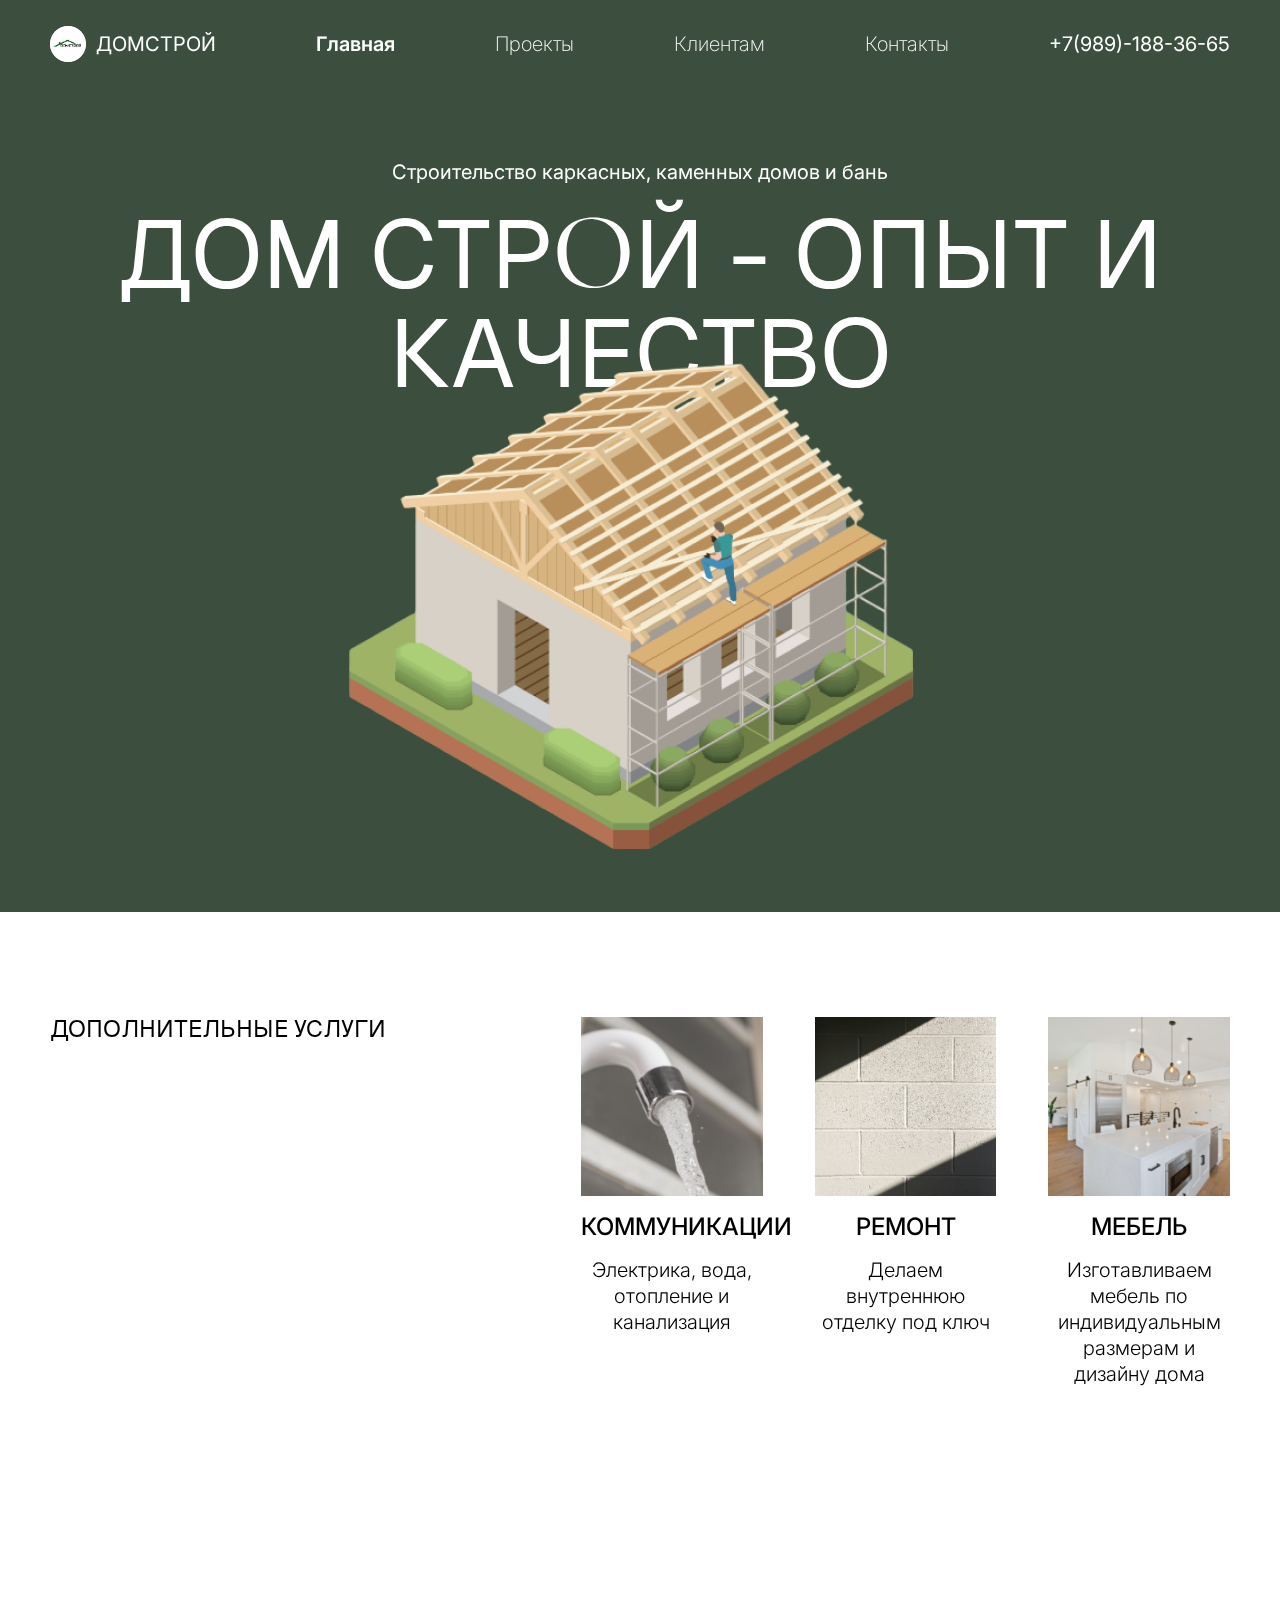
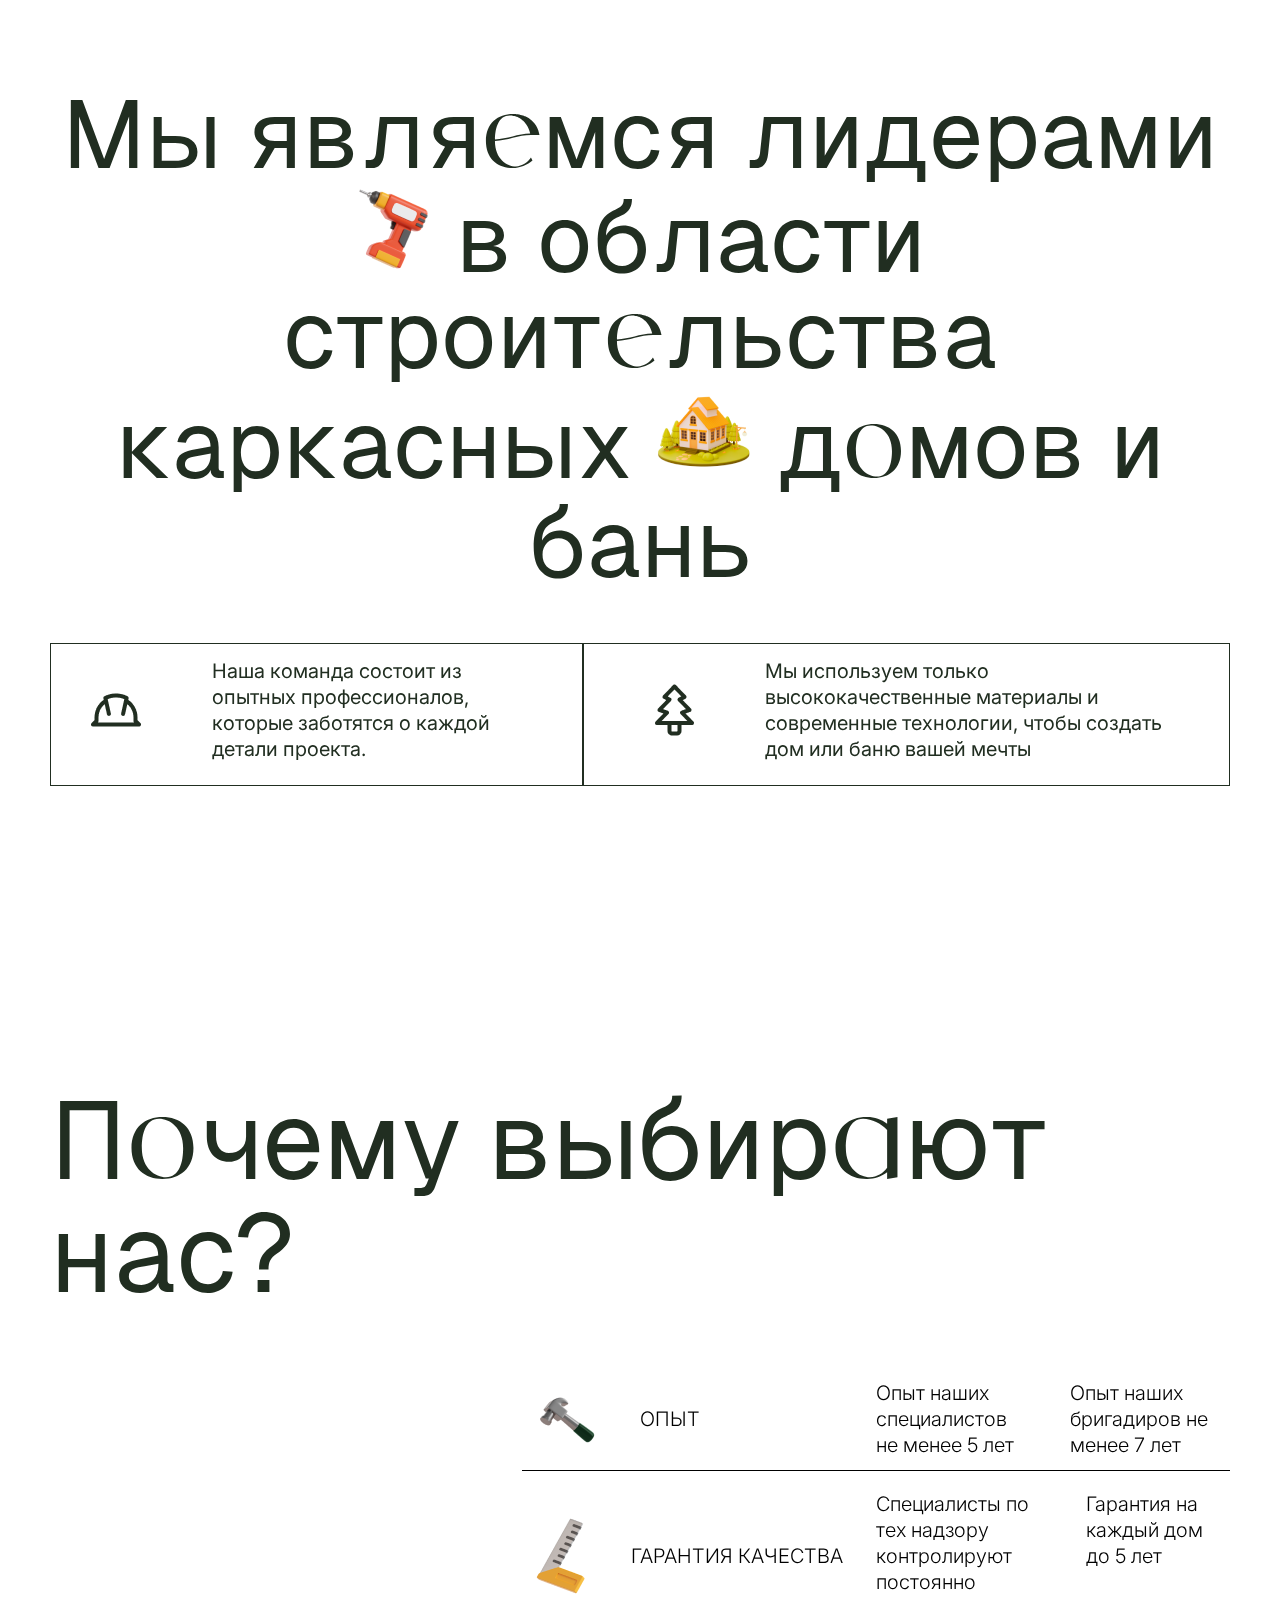
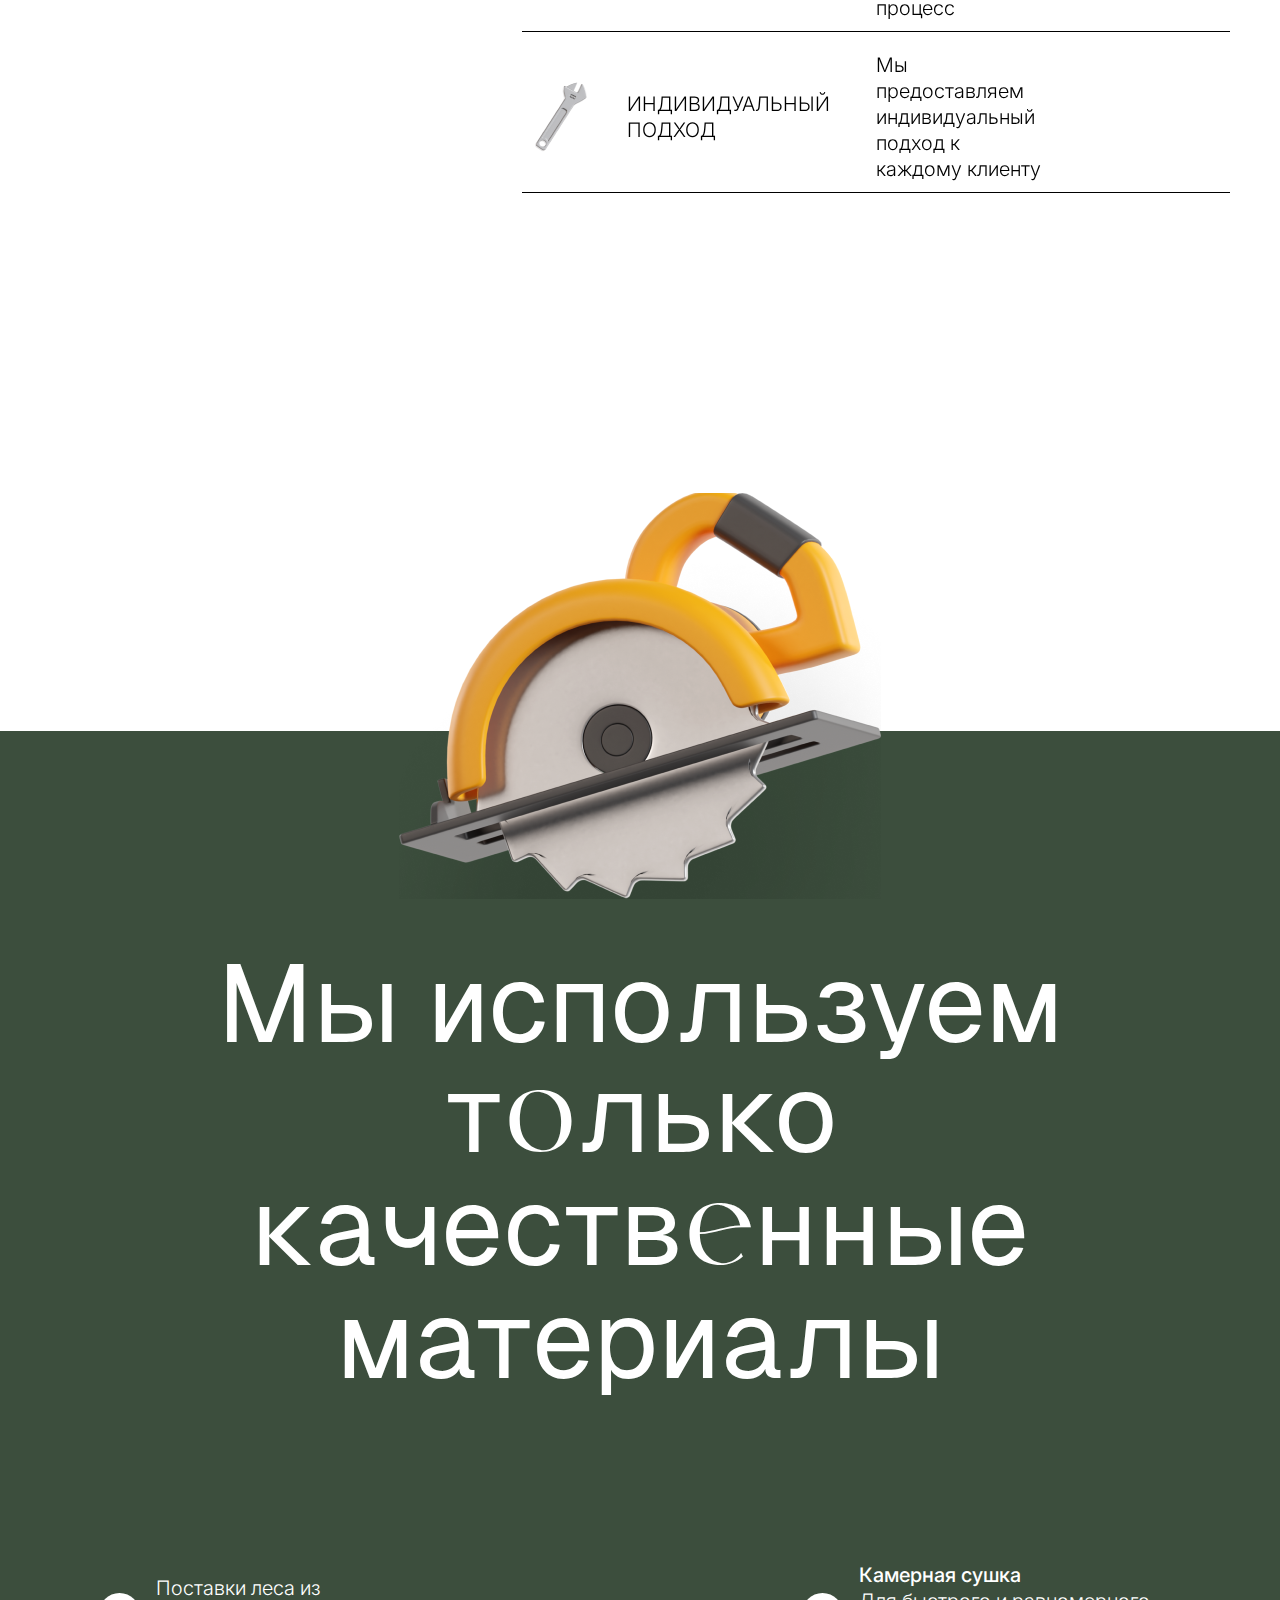
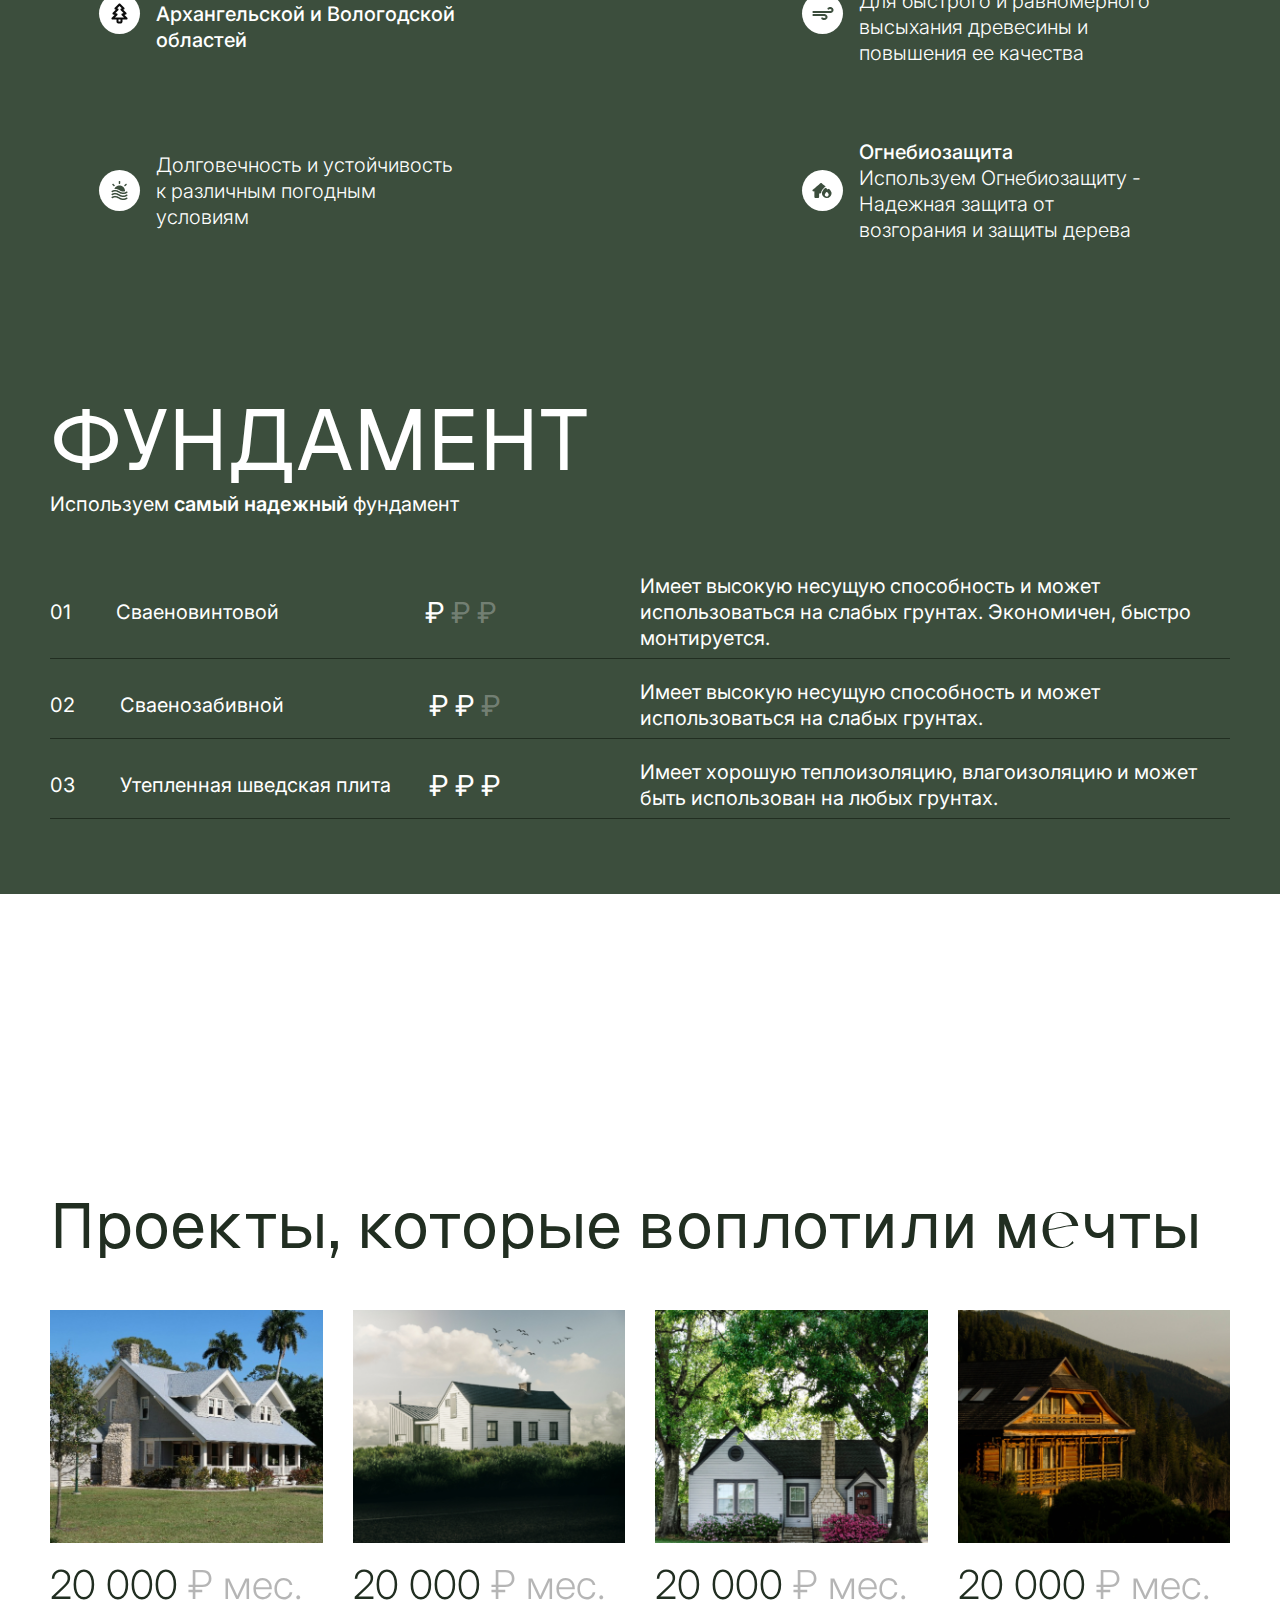
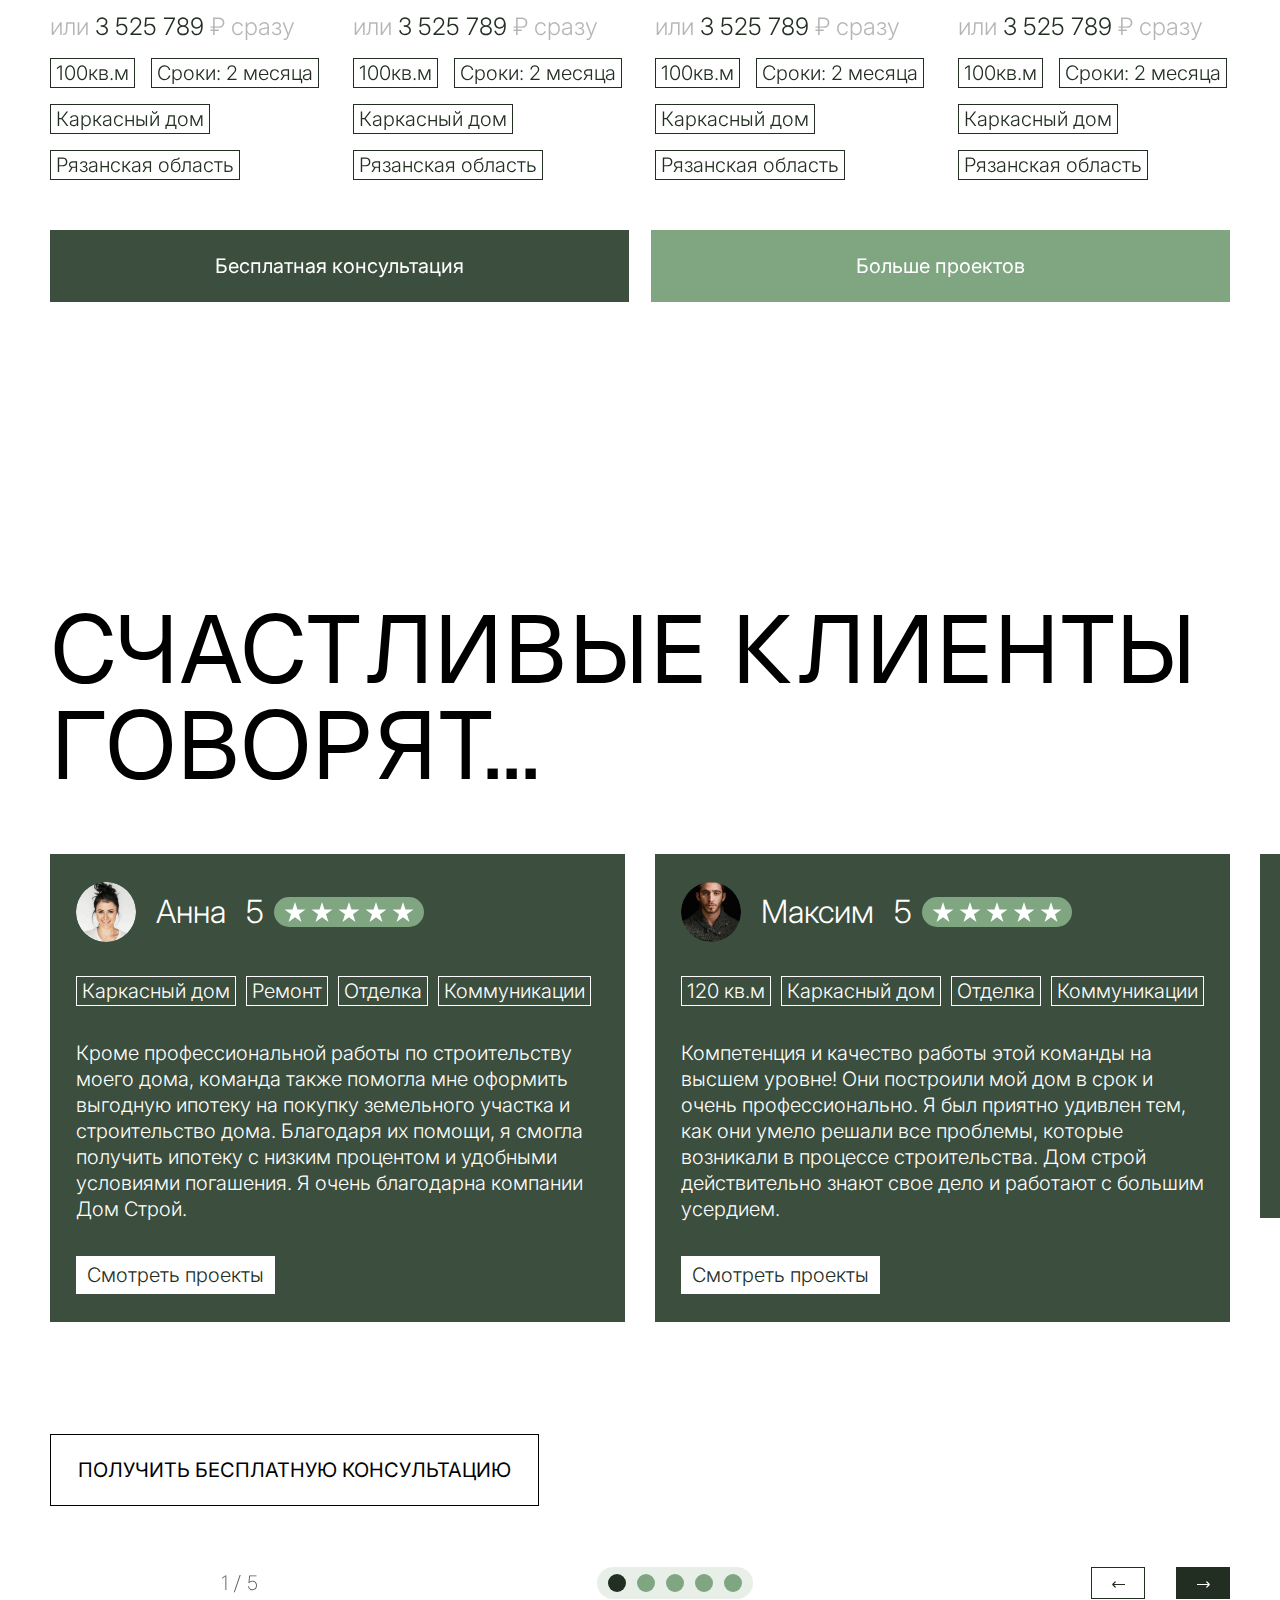
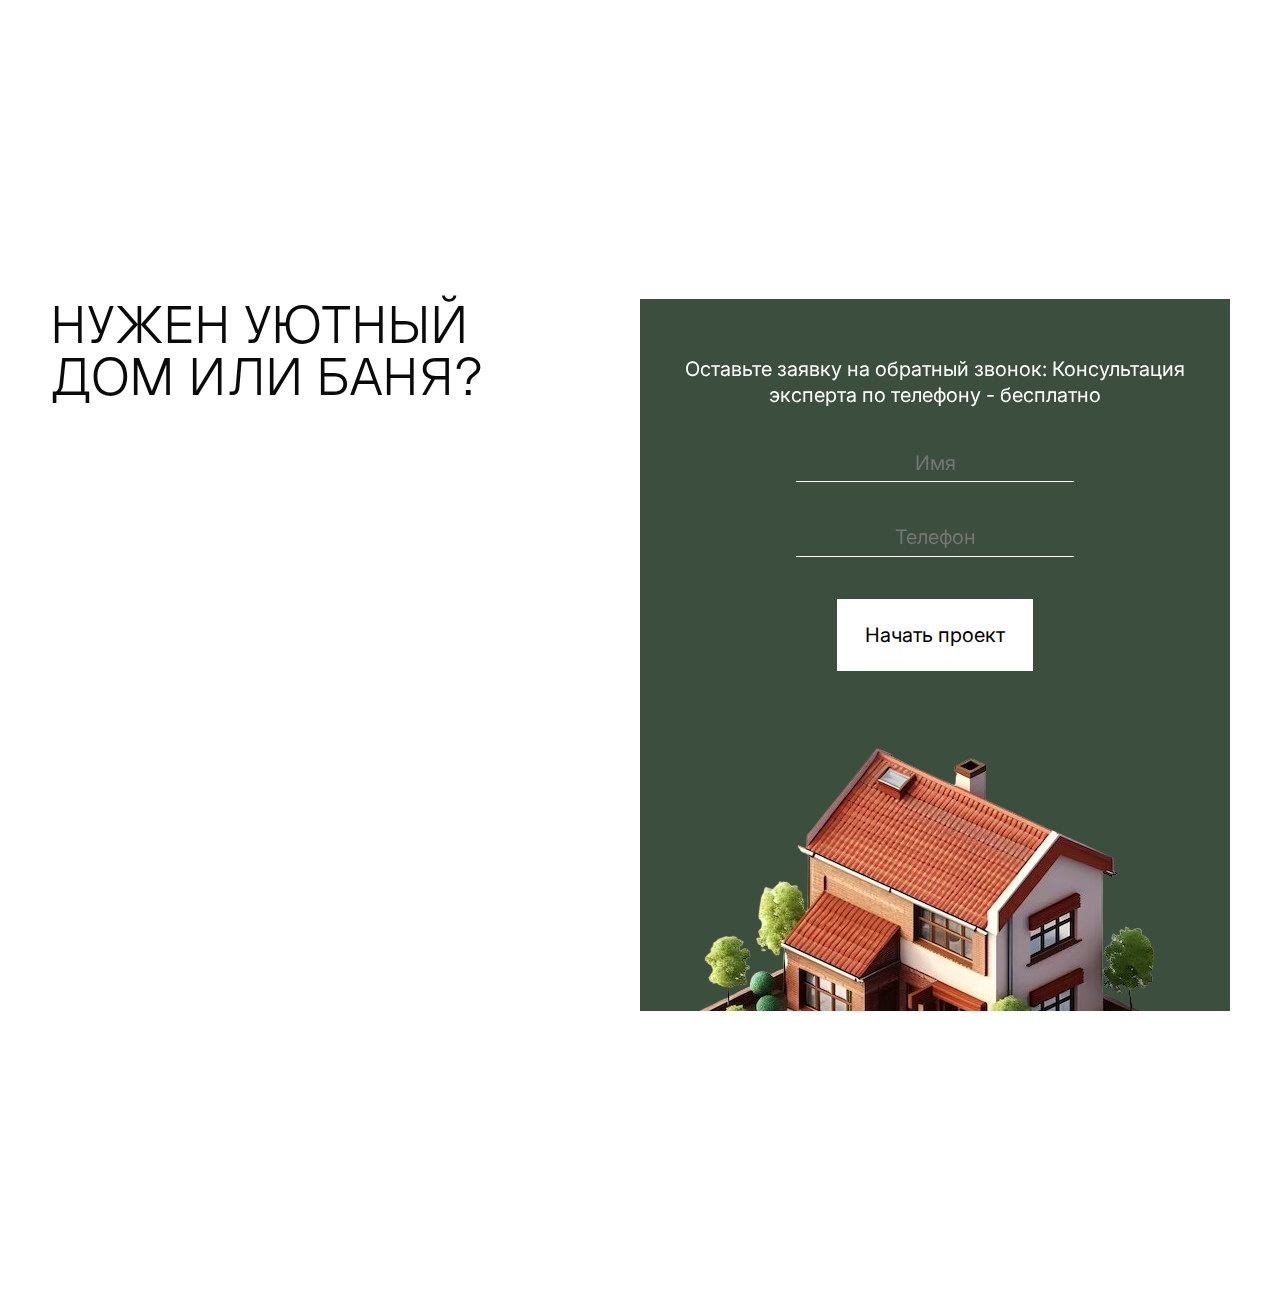
<file: about.html>
<!DOCTYPE html>
<html lang="en">
<head>
    <meta charset="UTF-8">
    <meta name="viewport" content="width=device-width, initial-scale=1.0">
    <link rel="stylesheet" href="https://cdn.jsdelivr.net/npm/swiper@11/swiper-bundle.min.css"/>
    <script src="https://cdn.jsdelivr.net/npm/swiper@11/swiper-bundle.min.js"></script>
    <link rel="stylesheet" href="css/common.css">
    <link rel="stylesheet" href="css/about.css">
    <title>ДомСтрой | О компании</title>
</head>
<body>
    <header class="header">
        <div class="header__wrapper container">
            <a class="logo-link" href="index.html">
                <img class="logo" src="img/logo.png" alt="">
                <div class="logo-name">Домстрой</div>
            </a>
            <nav class="header__nav">
                <ul class="header__nav__list nav__list">
                    <li class="nav__list-item active"><a href="index.html">Главная</a></li>
                    <li class="nav__list-item dropdown">
                        <a href="" style="cursor: unset;">Проекты</a>
                        <ul class="sub__list">
                            <li class="sub__list-item">
                                <a href="projects.html">Каркасные дома</a>
                            </li>
                            <li class="sub__list-item">
                                <a href="projects.html">Каменные дома</a>
                            </li>
                            <li class="sub__list-item">
                                <a href="projects.html">Брусовые дома</a>
                            </li>
                            <li class="sub__list-item">
                                <a href="projects.html">Каркасные бани</a>
                            </li>
                            <li class="sub__list-item">
                                <a href="projects.html">Брусовые бани</a>
                            </li>
                        </ul>
                    </li>                    
                    <li class="nav__list-item dropdown">
                        <a href="" style="cursor: unset;">Клиентам</a>
                        <ul class="sub__list">
                            <li class="sub__list-item">
                                <a href="about.html">О нас</a>
                            </li>
                            <li class="sub__list-item">
                                <a href="materials.html">Наши материалы</a>
                            </li>
                            <li class="sub__list-item">
                                <a href="stages.html">Этапы работы</a>
                            </li>
                            <li class="sub__list-item">
                                <a href="index.html#reviews">Отзывы</a>
                            </li>
                            <li class="sub__list-item">
                                <a href="index.html#feedback">Ответы на вопросы</a>
                            </li>
                        </ul>
                    </li>
                    <li class="nav__list-item"><a href="contacts.html">Контакты</a></li>
                </ul>
            </nav>
            <a class="header-phone" href="">+7(989)-188-36-65</a>
        </div>
    </header>

    <main>
        <section class="promo">
            <div class="container promo__wrapper">
                <h1 class="promo-title">Строительство каркасных, каменных домов и бань</h1>
                <h2 class="promo-subtitle">ДОМ СТР<span class="vetrino">О</span>Й - ОПЫТ И КАЧЕСТВО</h2>
                <img class="promo-img" src="img/about/promo/promo-img.png" alt="">
            </div>
        </section>
        <section class="additional">
            <div class="container additional__wrapper">
                <h2 class="additional-title">ДОПОЛНИТЕЛЬНЫЕ УСЛУГИ</h2>
                <ul class="add__services black">
                    <li class="add__services-item">
                        <img class="add__services-item_img" src="img/index/about/add-services/01.png" alt="">
                        <h3 class="add__services-item_name">КОММУНИКАЦИИ</h3>
                        <p class="add__services-item_descr">Электрика, вода, отопление и канализация</p>
                    </li>
                    <li class="add__services-item">
                        <img class="add__services-item_img" src="img/index/about/add-services/02.png" alt="">
                        <h3 class="add__services-item_name">РЕМОНТ</h3>
                        <p class="add__services-item_descr">Делаем внутреннюю отделку под ключ</p>
                    </li>
                    <li class="add__services-item">
                        <img class="add__services-item_img" src="img/index/about/add-services/03.png" alt="">
                        <h3 class="add__services-item_name">МЕБЕЛЬ</h3>
                        <p class="add__services-item_descr">Изготавливаем мебель по индивидуальным размерам и дизайну дома</p>
                    </li>
                </ul>
            </div>
        </section>
        <section class="liders">
            <div class="container">
                <h2 class="liders-title">Мы явля<span class="vetrino">е</span>мся лидерами
                    <img src="img/about/liders/title-1.png" alt="">
                    в области строит<span class="vetrino">е</span>льства каркасных
                    <img src="img/about/liders/title-2.png" alt="">
                    д<span class="vetrino">о</span>мов и бань
                </h2>
                <ul class="liders__factors">
                    <li class="liders__factors-item liders__factor">
                        <img class="liders__factor-img" src="img/about/liders/factor-1.png" alt="">
                        <p class="liders__factor-text">
                            Наша команда состоит из опытных профессионалов, которые заботятся о каждой детали проекта. 
                        </p>
                    </li>
                    <li class="liders__factors-item liders__factor">
                        <img class="liders__factor-img" src="img/about/liders/factor-2.png" alt="">
                        <p class="liders__factor-text">
                            Мы используем только высококачественные материалы и современные технологии, чтобы создать дом или баню вашей мечты
                        </p>
                    </li>
                </ul>
            </div>
        </section>
        <section class="why">
            <div class="container why__wrapper">
                <h2 class="why-title">П<span class="vetrino">о</span>чему выбир<span class="vetrino">а</span>ют нас?</h2>
                <ul class="why__list">
                    <li class="why__list-item why__item">
                        <div class="why__item-show">
                            <img class="why__item-img" src="img/about/why/01.png" alt="">
                            <span class="why__item-name">ОПЫТ</span>
                        </div>
                        <div class="why__item-texts">
                            <p class="why__item-text">
                                Опыт наших специалистов не менее 5 лет
                            </p>
                            <p class="why__item-text">
                                Опыт наших бригадиров не менее 7 лет
                            </p>
                        </div>
                    </li>
                    <li class="why__list-item why__item">
                        <div class="why__item-show">
                            <img class="why__item-img" src="img/about/why/02.png" alt="">
                            <span class="why__item-name">ГАРАНТИЯ КАЧЕСТВА</span>
                        </div>
                        <div class="why__item-texts">
                            <p class="why__item-text">
                                Специалисты по тех надзору контролируют постоянно процесс
                            </p>
                            <p class="why__item-text">
                                Гарантия на каждый дом до 5 лет
                            </p>
                        </div>
                    </li>
                    <li class="why__list-item why__item">
                        <div class="why__item-show">
                            <img class="why__item-img" src="img/about/why/03.png" alt="">
                            <span class="why__item-name">ИНДИВИДУАЛЬНЫЙ ПОДХОД</span>
                        </div>
                        <div class="why__item-texts">
                            <p class="why__item-text">
                                Мы предоставляем индивидуальный подход к каждому клиенту
                            </p>
                        </div>
                    </li>
                </ul>
            </div>
        </section>
        <section class="materials">
            <img class="materials-img" src="img/about/materials/materials-img.png" alt="">
            <div class="container">
                <h2 class="materials-title">Мы используем т<span class="vetrino">о</span>лько качеств<span class="vetrino">е</span>нные материалы</h2>
                <ul class="materials__list">
                    <li class="materials__list-item materials__item">
                        <div class="materials__item-img">
                            <img src="img/about/materials/list-1.png" alt="">
                        </div>
                        <p class="materials__item-text advantages-text">
                            Поставки леса из <span>Архангельской и Вологодской областей</span>
                        </p>
                    </li>
                    <li class="materials__list-item materials__item">
                        <div class="materials__item-img">
                            <img src="img/about/materials/list-2.png" alt="">
                        </div>
                        <p class="materials__item-text advantages-text">
                            <span class="materials__item-text_title">Камерная сушка</span> <br>
                            Для быстрого и равномерного высыхания древесины и повышения ее качества
                        </p>
                    </li>
                    <li class="materials__list-item materials__item">
                        <div class="materials__item-img">
                            <img src="img/about/materials/list-3.png" alt="">
                        </div>
                        <p class="materials__item-text advantages-text">
                            Долговечность и устойчивость к различным погодным условиям
                        </p>
                    </li>
                    <li class="materials__list-item materials__item">
                        <div class="materials__item-img">
                            <img src="img/about/materials/list-4.png" alt="">
                        </div>
                        <p class="materials__item-text advantages-text">
                            <span class="materials__item-text_title">Огнебиозащита</span> <br>
                            Используем Огнебиозащиту - Надежная защита от возгорания и защиты дерева
                        </p>
                    </li>
                </ul>
                <div class="advantages__foundation">
                    <h2 class="advantages-title">
                        ФУНДАМЕНТ
                    </h2>
                    <p class="advantages-subtitle advantages-text">Используем <span>самый надежный</span> фундамент</p>
                    <ul class="foundation__list">
                        <li class="foundation__list-item foundation__item advantages-text white">
                            <span class="foundation__item-number">01</span>
                            <h3 class="foundation__item-name advantages-text white">Сваеновинтовой</h3>
                            <div class="foundation__price">
                                <span class="foundation__price-item active">₽</span>
                                <span class="foundation__price-item">₽</span>
                                <span class="foundation__price-item">₽</span>
                            </div>
                            <p class="foundation__item-text">
                                Имеет высокую несущую способность и может использоваться на слабых грунтах. Экономичен, быстро монтируется.
                            </p>
                        </li>
                        <li class="foundation__list-item foundation__item advantages-text white">
                            <span class="foundation__item-number">02</span>
                            <h3 class="foundation__item-name advantages-text white">Сваенозабивной</h3>
                            <div class="foundation__price">
                                <span class="foundation__price-item active">₽</span>
                                <span class="foundation__price-item active">₽</span>
                                <span class="foundation__price-item">₽</span>
                            </div>
                            <p class="foundation__item-text">
                                Имеет высокую несущую способность и может использоваться на слабых грунтах.
                            </p>
                        </li>
                        <li class="foundation__list-item foundation__item advantages-text white">
                            <span class="foundation__item-number">03</span>
                            <h3 class="foundation__item-name advantages-text white">Утепленная шведская плита</h3>
                            <div class="foundation__price">
                                <span class="foundation__price-item active">₽</span>
                                <span class="foundation__price-item active">₽</span>
                                <span class="foundation__price-item active">₽</span>
                            </div>
                            <p class="foundation__item-text">
                                Имеет хорошую теплоизоляцию, влагоизоляцию и может быть использован на любых грунтах.


                            </p>
                        </li>
                    </ul>
                </div>
            </div>
        </section>
        <section class="projects">
            <div class="container">
                <h2 class="projects-title">
                    Проекты, которые воплотили м<span class="vetrino">е</span>чты
                </h2>
                <div class="projects__wrapper">
                    <div class="project">
                        <img class="project-photo" src="img/projects/01.png" alt="">
                        <div class="project-title__wrapper">
                            <span class="project-price">20 000 <span class="gray">₽ мес.</span></span> <br>
                            <span class="project-price small">
                                <span class="gray">или</span> 3 525 789 <span class="gray">₽ сразу</span>
                            </span>
                        </div>
                        <ul class="project__factors">
                            <li class="project__factors-item">100кв.м</li>
                            <li class="project__factors-item">Сроки: 2 месяца</li>
                            <li class="project__factors-item">Каркасный дом</li>
                            <li class="project__factors-item">Рязанская область</li>
                        </ul>
                    </div>
                    <div class="project">
                        <img class="project-photo" src="img/projects/02.png" alt="">
                        <div class="project-title__wrapper">
                            <span class="project-price">20 000 <span class="gray">₽ мес.</span></span> <br>
                            <span class="project-price small">
                                <span class="gray">или</span> 3 525 789 <span class="gray">₽ сразу</span>
                            </span>
                        </div>
                        <ul class="project__factors">
                            <li class="project__factors-item">100кв.м</li>
                            <li class="project__factors-item">Сроки: 2 месяца</li>
                            <li class="project__factors-item">Каркасный дом</li>
                            <li class="project__factors-item">Рязанская область</li>
                        </ul>
                    </div>
                    <div class="project">
                        <img class="project-photo" src="img/projects/03.png" alt="">
                        <div class="project-title__wrapper">
                            <span class="project-price">20 000 <span class="gray">₽ мес.</span></span> <br>
                            <span class="project-price small">
                                <span class="gray">или</span> 3 525 789 <span class="gray">₽ сразу</span>
                            </span>
                        </div>
                        <ul class="project__factors">
                            <li class="project__factors-item">100кв.м</li>
                            <li class="project__factors-item">Сроки: 2 месяца</li>
                            <li class="project__factors-item">Каркасный дом</li>
                            <li class="project__factors-item">Рязанская область</li>
                        </ul>
                    </div>
                    <div class="project">
                        <img class="project-photo" src="img/projects/04.png" alt="">
                        <div class="project-title__wrapper">
                            <span class="project-price">20 000 <span class="gray">₽ мес.</span></span> <br>
                            <span class="project-price small">
                                <span class="gray">или</span> 3 525 789 <span class="gray">₽ сразу</span>
                            </span>
                        </div>
                        <ul class="project__factors">
                            <li class="project__factors-item">100кв.м</li>
                            <li class="project__factors-item">Сроки: 2 месяца</li>
                            <li class="project__factors-item">Каркасный дом</li>
                            <li class="project__factors-item">Рязанская область</li>
                        </ul>
                    </div>
                </div>
                <div class="projects__footer">
                    <button class="click-btn dark-green popup-open-btn">Бесплатная консультация</button>
                    <a class="click-btn light-green" href="projects.html">Больше проектов</a>
                </div>
            </div>
        </section>
        <section class="reviews">
            <h2 class="reviews-title container">СЧАСТЛИВЫЕ КЛИЕНТЫ ГОВОРЯТ...</h2>
            <div class="swiper reviews-swiper container">
                <div class="swiper-wrapper">

                    <div class="swiper-slide review">
                        <div class="review__header">
                            <img class="review-avatar" src="img/reviews/ava-1.png" alt="">
                            <div class="review__header-name">Анна</div>
                            <div class="review__header-rate review__rate">
                                <span class="review__rate-number">5</span>
                                <div class="review__rate-amount">
                                    <svg width="22" height="20" viewBox="0 0 22 20" fill="none" xmlns="http://www.w3.org/2000/svg">
                                        <path d="M11 0L13.4697 7.60081H21.4616L14.996 12.2984L17.4656 19.8992L11 15.2016L4.53436 19.8992L7.00402 12.2984L0.538379 7.60081H8.53035L11 0Z" fill="#a6a7a3"/>
                                    </svg>
                                    <svg width="22" height="20" viewBox="0 0 22 20" fill="none" xmlns="http://www.w3.org/2000/svg">
                                        <path d="M11 0L13.4697 7.60081H21.4616L14.996 12.2984L17.4656 19.8992L11 15.2016L4.53436 19.8992L7.00402 12.2984L0.538379 7.60081H8.53035L11 0Z" fill="#a6a7a3"/>
                                    </svg>
                                    <svg width="22" height="20" viewBox="0 0 22 20" fill="none" xmlns="http://www.w3.org/2000/svg">
                                        <path d="M11 0L13.4697 7.60081H21.4616L14.996 12.2984L17.4656 19.8992L11 15.2016L4.53436 19.8992L7.00402 12.2984L0.538379 7.60081H8.53035L11 0Z" fill="#a6a7a3"/>
                                    </svg>
                                    <svg width="22" height="20" viewBox="0 0 22 20" fill="none" xmlns="http://www.w3.org/2000/svg">
                                        <path d="M11 0L13.4697 7.60081H21.4616L14.996 12.2984L17.4656 19.8992L11 15.2016L4.53436 19.8992L7.00402 12.2984L0.538379 7.60081H8.53035L11 0Z" fill="#a6a7a3"/>
                                    </svg>
                                    <svg width="22" height="20" viewBox="0 0 22 20" fill="none" xmlns="http://www.w3.org/2000/svg">
                                        <path d="M11 0L13.4697 7.60081H21.4616L14.996 12.2984L17.4656 19.8992L11 15.2016L4.53436 19.8992L7.00402 12.2984L0.538379 7.60081H8.53035L11 0Z" fill="#a6a7a3"/>
                                    </svg>
                                </div>
                            </div>
                        </div>
                        <ul class="review__factors">
                            <li class="review__factors-item">Каркасный дом</li>
                            <li class="review__factors-item">Ремонт</li>
                            <li class="review__factors-item">Отделка</li>
                            <li class="review__factors-item">Коммуникации</li>
                        </ul>
                        <p class="review-text">
                            Кроме профессиональной работы по строительству моего дома, команда также помогла мне оформить выгодную ипотеку на покупку земельного участка и строительство дома. Благодаря их помощи, я смогла получить ипотеку с низким процентом и удобными условиями погашения. Я очень благодарна компании Дом Строй.
                        </p>
                        <button class="review-btn">Смотреть проекты</button>
                    </div>
                    <div class="swiper-slide review">
                        <div class="review__header">
                            <img class="review-avatar" src="img/reviews/ava-2.png" alt="">
                            <div class="review__header-name">Максим</div>
                            <div class="review__header-rate review__rate">
                                <span class="review__rate-number">5</span>
                                <div class="review__rate-amount">
                                    <svg width="22" height="20" viewBox="0 0 22 20" fill="none" xmlns="http://www.w3.org/2000/svg">
                                        <path d="M11 0L13.4697 7.60081H21.4616L14.996 12.2984L17.4656 19.8992L11 15.2016L4.53436 19.8992L7.00402 12.2984L0.538379 7.60081H8.53035L11 0Z" fill="#a6a7a3"/>
                                    </svg>
                                    <svg width="22" height="20" viewBox="0 0 22 20" fill="none" xmlns="http://www.w3.org/2000/svg">
                                        <path d="M11 0L13.4697 7.60081H21.4616L14.996 12.2984L17.4656 19.8992L11 15.2016L4.53436 19.8992L7.00402 12.2984L0.538379 7.60081H8.53035L11 0Z" fill="#a6a7a3"/>
                                    </svg>
                                    <svg width="22" height="20" viewBox="0 0 22 20" fill="none" xmlns="http://www.w3.org/2000/svg">
                                        <path d="M11 0L13.4697 7.60081H21.4616L14.996 12.2984L17.4656 19.8992L11 15.2016L4.53436 19.8992L7.00402 12.2984L0.538379 7.60081H8.53035L11 0Z" fill="#a6a7a3"/>
                                    </svg>
                                    <svg width="22" height="20" viewBox="0 0 22 20" fill="none" xmlns="http://www.w3.org/2000/svg">
                                        <path d="M11 0L13.4697 7.60081H21.4616L14.996 12.2984L17.4656 19.8992L11 15.2016L4.53436 19.8992L7.00402 12.2984L0.538379 7.60081H8.53035L11 0Z" fill="#a6a7a3"/>
                                    </svg>
                                    <svg width="22" height="20" viewBox="0 0 22 20" fill="none" xmlns="http://www.w3.org/2000/svg">
                                        <path d="M11 0L13.4697 7.60081H21.4616L14.996 12.2984L17.4656 19.8992L11 15.2016L4.53436 19.8992L7.00402 12.2984L0.538379 7.60081H8.53035L11 0Z" fill="#a6a7a3"/>
                                    </svg>
                                </div>
                            </div>
                        </div>
                        <ul class="review__factors">
                            <li class="review__factors-item">120 кв.м</li>
                            <li class="review__factors-item">Каркасный дом</li>
                            <li class="review__factors-item">Отделка</li>
                            <li class="review__factors-item">Коммуникации</li>
                        </ul>
                        <p class="review-text">
                            Компетенция и качество работы этой команды на высшем уровне! Они построили мой дом в срок и очень профессионально. Я был приятно удивлен тем, как они умело решали все проблемы, которые возникали в процессе строительства. Дом строй действительно знают свое дело и работают с большим усердием.
                        </p>
                        <button class="review-btn">Смотреть проекты</button>
                    </div>
                    <div class="swiper-slide review">
                        <div class="review__header">
                            <img class="review-avatar" src="img/reviews/ava-2.png" alt="">
                            <div class="review__header-name">Михаил</div>
                            <div class="review__header-rate review__rate">
                                <span class="review__rate-number">5</span>
                                <div class="review__rate-amount">
                                    <svg width="22" height="20" viewBox="0 0 22 20" fill="none" xmlns="http://www.w3.org/2000/svg">
                                        <path d="M11 0L13.4697 7.60081H21.4616L14.996 12.2984L17.4656 19.8992L11 15.2016L4.53436 19.8992L7.00402 12.2984L0.538379 7.60081H8.53035L11 0Z" fill="#a6a7a3"/>
                                    </svg>
                                    <svg width="22" height="20" viewBox="0 0 22 20" fill="none" xmlns="http://www.w3.org/2000/svg">
                                        <path d="M11 0L13.4697 7.60081H21.4616L14.996 12.2984L17.4656 19.8992L11 15.2016L4.53436 19.8992L7.00402 12.2984L0.538379 7.60081H8.53035L11 0Z" fill="#a6a7a3"/>
                                    </svg>
                                    <svg width="22" height="20" viewBox="0 0 22 20" fill="none" xmlns="http://www.w3.org/2000/svg">
                                        <path d="M11 0L13.4697 7.60081H21.4616L14.996 12.2984L17.4656 19.8992L11 15.2016L4.53436 19.8992L7.00402 12.2984L0.538379 7.60081H8.53035L11 0Z" fill="#a6a7a3"/>
                                    </svg>
                                    <svg width="22" height="20" viewBox="0 0 22 20" fill="none" xmlns="http://www.w3.org/2000/svg">
                                        <path d="M11 0L13.4697 7.60081H21.4616L14.996 12.2984L17.4656 19.8992L11 15.2016L4.53436 19.8992L7.00402 12.2984L0.538379 7.60081H8.53035L11 0Z" fill="#a6a7a3"/>
                                    </svg>
                                    <svg width="22" height="20" viewBox="0 0 22 20" fill="none" xmlns="http://www.w3.org/2000/svg">
                                        <path d="M11 0L13.4697 7.60081H21.4616L14.996 12.2984L17.4656 19.8992L11 15.2016L4.53436 19.8992L7.00402 12.2984L0.538379 7.60081H8.53035L11 0Z" fill="#a6a7a3"/>
                                    </svg>
                                </div>
                            </div>
                        </div>
                        <ul class="review__factors">
                            <li class="review__factors-item">20 кв.м</li>
                            <li class="review__factors-item">Брусовая баня</li>
                            <li class="review__factors-item">Ремонт</li>
                            <li class="review__factors-item">Отделка</li>
                        </ul>
                        <p class="review-text">
                            Спасибо за прекрасную баню! Качество материалов и работа строителей на высоте. Наслаждаюсь каждым походом в баню. Рекомендую всем!
                        </p>
                        <button class="review-btn">Смотреть проекты</button>
                    </div>
                    <div class="swiper-slide review">
                        <div class="review__header">
                            <img class="review-avatar" src="img/reviews/ava-2.png" alt="">
                            <div class="review__header-name">Григорий</div>
                            <div class="review__header-rate review__rate">
                                <span class="review__rate-number">5</span>
                                <div class="review__rate-amount">
                                    <svg width="22" height="20" viewBox="0 0 22 20" fill="none" xmlns="http://www.w3.org/2000/svg">
                                        <path d="M11 0L13.4697 7.60081H21.4616L14.996 12.2984L17.4656 19.8992L11 15.2016L4.53436 19.8992L7.00402 12.2984L0.538379 7.60081H8.53035L11 0Z" fill="#a6a7a3"/>
                                    </svg>
                                    <svg width="22" height="20" viewBox="0 0 22 20" fill="none" xmlns="http://www.w3.org/2000/svg">
                                        <path d="M11 0L13.4697 7.60081H21.4616L14.996 12.2984L17.4656 19.8992L11 15.2016L4.53436 19.8992L7.00402 12.2984L0.538379 7.60081H8.53035L11 0Z" fill="#a6a7a3"/>
                                    </svg>
                                    <svg width="22" height="20" viewBox="0 0 22 20" fill="none" xmlns="http://www.w3.org/2000/svg">
                                        <path d="M11 0L13.4697 7.60081H21.4616L14.996 12.2984L17.4656 19.8992L11 15.2016L4.53436 19.8992L7.00402 12.2984L0.538379 7.60081H8.53035L11 0Z" fill="#a6a7a3"/>
                                    </svg>
                                    <svg width="22" height="20" viewBox="0 0 22 20" fill="none" xmlns="http://www.w3.org/2000/svg">
                                        <path d="M11 0L13.4697 7.60081H21.4616L14.996 12.2984L17.4656 19.8992L11 15.2016L4.53436 19.8992L7.00402 12.2984L0.538379 7.60081H8.53035L11 0Z" fill="#a6a7a3"/>
                                    </svg>
                                    <svg width="22" height="20" viewBox="0 0 22 20" fill="none" xmlns="http://www.w3.org/2000/svg">
                                        <path d="M11 0L13.4697 7.60081H21.4616L14.996 12.2984L17.4656 19.8992L11 15.2016L4.53436 19.8992L7.00402 12.2984L0.538379 7.60081H8.53035L11 0Z" fill="#a6a7a3"/>
                                    </svg>
                                </div>
                            </div>
                        </div>
                        <ul class="review__factors">
                            <li class="review__factors-item">Земельный участок</li>
                        </ul>
                        <p class="review-text">
                            Я так рад, что обратился в компанию Дом Строй! Они профессионально и ответственно подходят к своей работе, всегда готовы помочь и ответить на любые вопросы. Они помогли мне найти выгодный земельный участок и предложили инвестиционный проект с высокой доходностью. Качество строительства и соответствие требованиям законодательства - на высшем уровне!
                        </p>
                        <button class="review-btn">Смотреть проекты</button>
                    </div>
                    <div class="swiper-slide review">
                        <div class="review__header">
                            <img class="review-avatar" src="img/reviews/ava-1.png" alt="">
                            <div class="review__header-name">Мария</div>
                            <div class="review__header-rate review__rate">
                                <span class="review__rate-number">5</span>
                                <div class="review__rate-amount">
                                    <svg width="22" height="20" viewBox="0 0 22 20" fill="none" xmlns="http://www.w3.org/2000/svg">
                                        <path d="M11 0L13.4697 7.60081H21.4616L14.996 12.2984L17.4656 19.8992L11 15.2016L4.53436 19.8992L7.00402 12.2984L0.538379 7.60081H8.53035L11 0Z" fill="#a6a7a3"/>
                                    </svg>
                                    <svg width="22" height="20" viewBox="0 0 22 20" fill="none" xmlns="http://www.w3.org/2000/svg">
                                        <path d="M11 0L13.4697 7.60081H21.4616L14.996 12.2984L17.4656 19.8992L11 15.2016L4.53436 19.8992L7.00402 12.2984L0.538379 7.60081H8.53035L11 0Z" fill="#a6a7a3"/>
                                    </svg>
                                    <svg width="22" height="20" viewBox="0 0 22 20" fill="none" xmlns="http://www.w3.org/2000/svg">
                                        <path d="M11 0L13.4697 7.60081H21.4616L14.996 12.2984L17.4656 19.8992L11 15.2016L4.53436 19.8992L7.00402 12.2984L0.538379 7.60081H8.53035L11 0Z" fill="#a6a7a3"/>
                                    </svg>
                                    <svg width="22" height="20" viewBox="0 0 22 20" fill="none" xmlns="http://www.w3.org/2000/svg">
                                        <path d="M11 0L13.4697 7.60081H21.4616L14.996 12.2984L17.4656 19.8992L11 15.2016L4.53436 19.8992L7.00402 12.2984L0.538379 7.60081H8.53035L11 0Z" fill="#a6a7a3"/>
                                    </svg>
                                    <svg width="22" height="20" viewBox="0 0 22 20" fill="none" xmlns="http://www.w3.org/2000/svg">
                                        <path d="M11 0L13.4697 7.60081H21.4616L14.996 12.2984L17.4656 19.8992L11 15.2016L4.53436 19.8992L7.00402 12.2984L0.538379 7.60081H8.53035L11 0Z" fill="#a6a7a3"/>
                                    </svg>
                                </div>
                            </div>
                        </div>
                        <ul class="review__factors">
                            <li class="review__factors-item">Брусовый дом</li>
                            <li class="review__factors-item">Ремонт</li>
                            <li class="review__factors-item">Отделка</li>
                            <li class="review__factors-item">Коммуникации</li>
                        </ul>
                        <p class="review-text">
                            Я довольно придирчива и требовательна к качеству работы. Но я должна признать, что мой опыт работы с Дом Строй был просто замечательным! Мне был построен брусовый дом, и я не могу нарадоваться качеству работы. Каждый этап строительства был проведен с большим вниманием к деталям и качеству материалов. Работники были профессиональными и вежливыми, всегда готовы ответить на любые вопросы и удовлетворить мои запросы.
                        </p>
                        <button class="review-btn">Смотреть проекты</button>
                    </div>

                </div>
                <button class="reviews-btn click-btn consult-btn popup-open-btn">ПОЛУЧИТЬ БЕСПЛАТНУЮ КОНСУЛЬТАЦИЮ</button>
            </div>
            <div class="swiper-control right-container">
                <div class="swiper-numbers">
                    <span class="swiper-current">1</span>
                    /
                    <span class="swiper-all"></span>
                </div>
                <div class="swiper-pagination reviews-pagination"></div>
                <div class="swiper-btns">
                    <button class="swiper-prev swiper-btn reviews-prev">
                        <img src="img/swiper/prev.png" alt="">
                    </button>
                    <button class="swiper-next swiper-btn reviews-next">
                        <img src="img/swiper/next.png" alt="">
                    </button>
                </div>
            </div>
        </section>
        <section class="feedback">
            <div class="container">
                <div class="feedback__wrapper">
                    <h2 class="feedback-title">НУЖЕН УЮТНЫЙ <br> ДОМ ИЛИ БАНЯ?</h2>
                    <form class="feedback__form" action="">
                        <p class="feedback__form-title">
                            Оставьте заявку на обратный звонок: Консультация эксперта по телефону - бесплатно
                        </p>
                        <input class="feedback__form-input" type="text" placeholder="Имя" required>
                        <input class="feedback__form-input" type="text" placeholder="Телефон" required>
                        <button type="submit" class="click-btn consult-btn">Начать проект</button>
                        <img class="" src="img/feedback/form-img.png" alt="">
                    </form>
                </div>
            </div>
        </section>
    </main>
    
    <div class="overlay">
        <div class="popup">
            <button class="popup-close"></button>
            <form class="popup__form" action="">
                <p class="popup__form-title">
                    Наша команда поможет вам выбрать проект, который подходит именно вам
                </p>
                <p class="popup__form-descr">
                    Выбор проекта может быть сложным, но не для наших экспертов. Оставьте заявку и получите квалифицированную помощь в выборе проекта
                </p>
                <input class="popup__form-input" type="text" placeholder="Имя" required>
                <input class="popup__form-input" type="text" placeholder="Телефон" required>
                <button class="click-btn popup__form-btn">Получить бесплатную консультацию</button>
            </form>
            <div class="popup__thanks">
                <p class="popup__thanks-title">
                    Наш эксперт позвонит вам в течение 5 минут 
                </p>
                <button class="click-btn popup__form-btn thanks-btn">Ок</button>
            </div>
        </div>
    </div>

    <script src="js/app.js"></script>

</body>
</html>
</file>
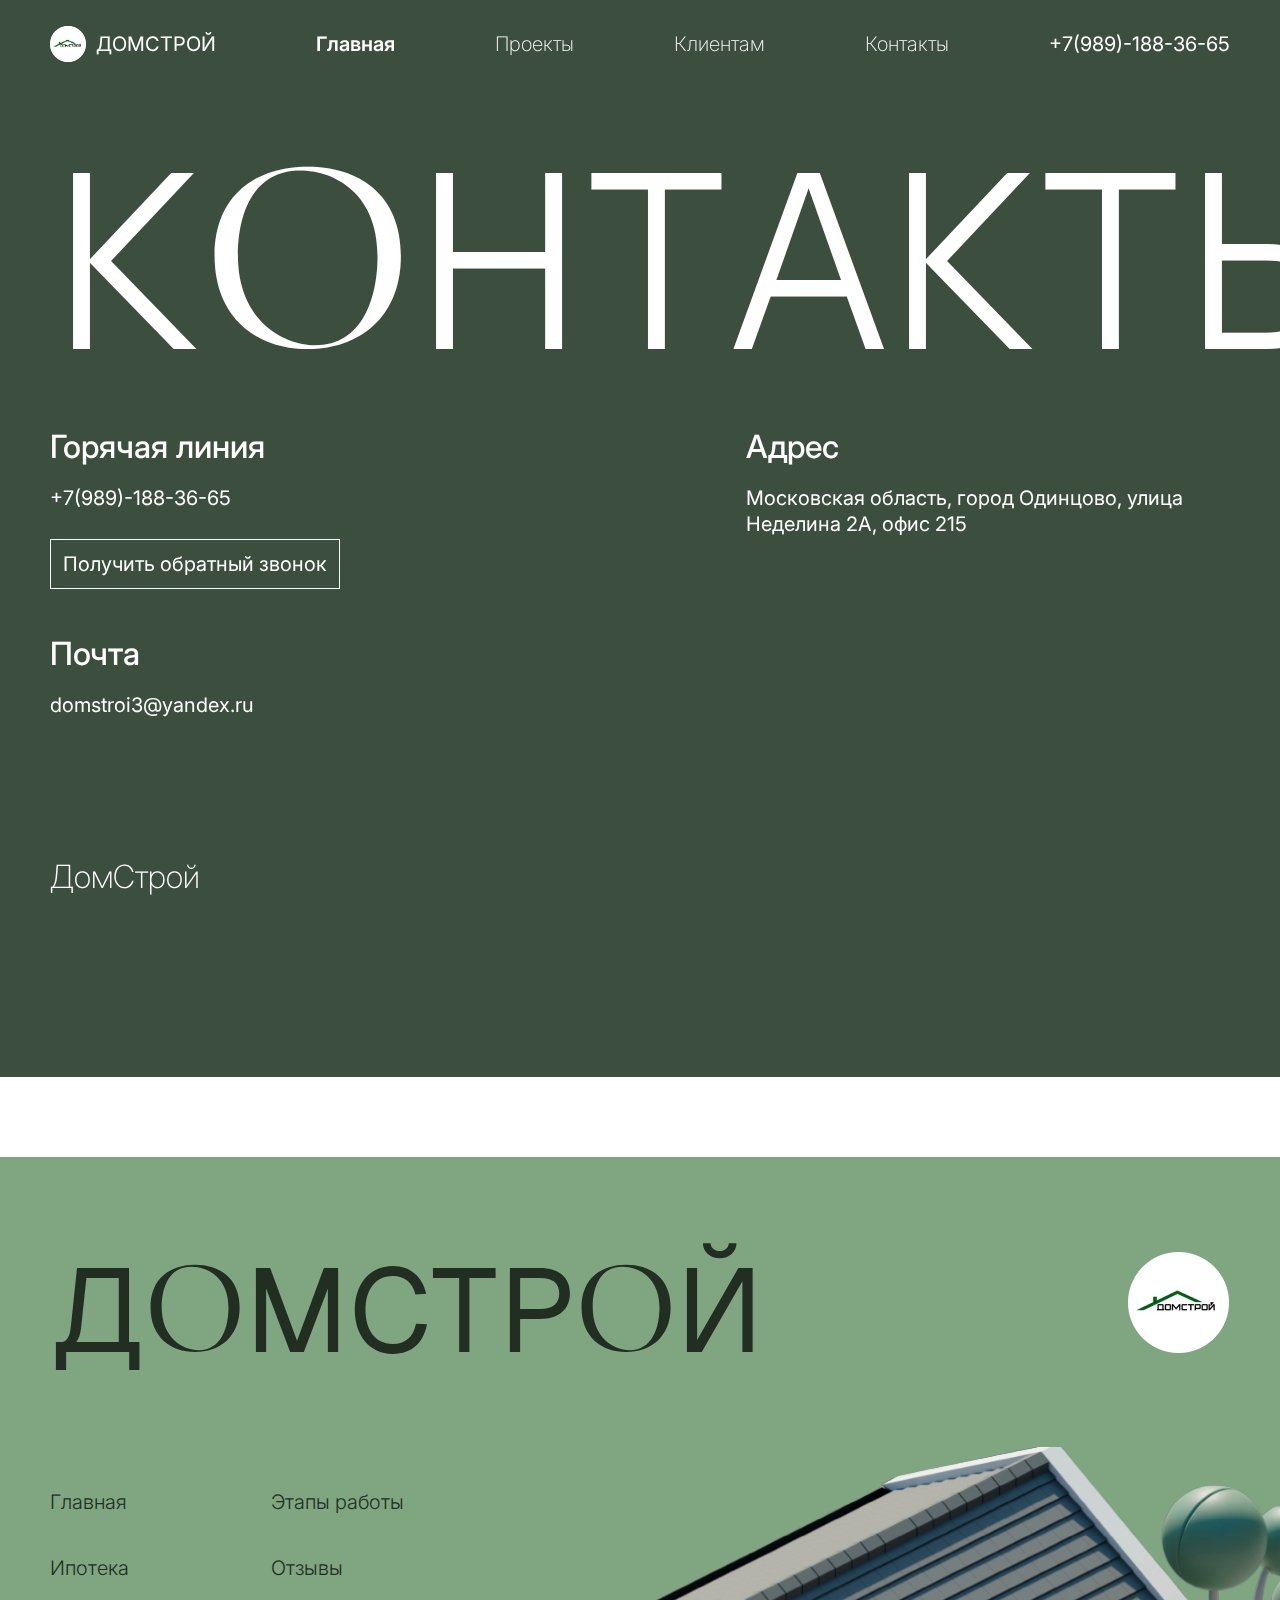
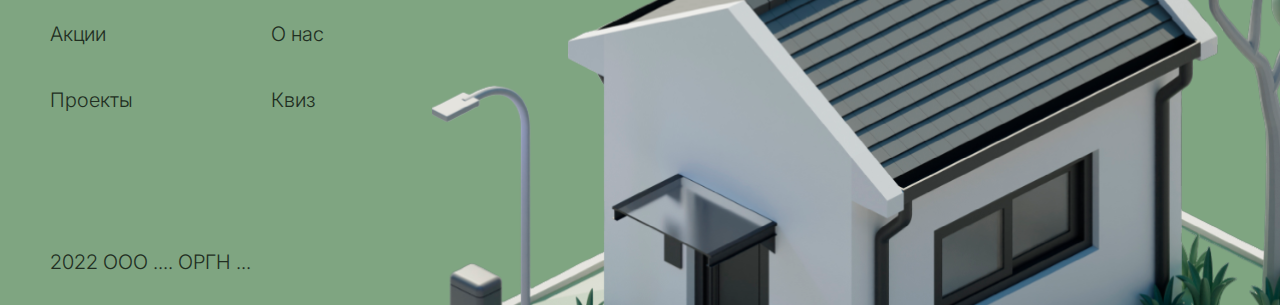
<file: contacts.html>
<!DOCTYPE html>
<html lang="en">
<head>
    <meta charset="UTF-8">
    <meta name="viewport" content="width=device-width, initial-scale=1.0">
    <title>ДомСтрой | Контакты</title>
    <link rel="stylesheet" href="css/common.css">
    <link rel="stylesheet" href="css/contacts.css">
</head>
<body>
    <header class="header">
        <div class="header__wrapper container">
            <a class="logo-link" href="index.html">
                <img class="logo" src="img/logo.png" alt="">
                <div class="logo-name">Домстрой</div>
            </a>
            <nav class="header__nav">
                <ul class="header__nav__list nav__list">
                    <li class="nav__list-item active"><a href="index.html">Главная</a></li>
                    <li class="nav__list-item dropdown">
                        <a href="" style="cursor: unset;">Проекты</a>
                        <ul class="sub__list">
                            <li class="sub__list-item">
                                <a href="projects.html">Каркасные дома</a>
                            </li>
                            <li class="sub__list-item">
                                <a href="projects.html">Каменные дома</a>
                            </li>
                            <li class="sub__list-item">
                                <a href="projects.html">Брусовые дома</a>
                            </li>
                            <li class="sub__list-item">
                                <a href="projects.html">Каркасные бани</a>
                            </li>
                            <li class="sub__list-item">
                                <a href="projects.html">Брусовые бани</a>
                            </li>
                        </ul>
                    </li>                    
                    <li class="nav__list-item dropdown">
                        <a href="" style="cursor: unset;">Клиентам</a>
                        <ul class="sub__list">
                            <li class="sub__list-item">
                                <a href="about.html">О нас</a>
                            </li>
                            <li class="sub__list-item">
                                <a href="materials.html">Наши материалы</a>
                            </li>
                            <li class="sub__list-item">
                                <a href="stages.html">Этапы работы</a>
                            </li>
                            <li class="sub__list-item">
                                <a href="index.html#reviews">Отзывы</a>
                            </li>
                            <li class="sub__list-item">
                                <a href="index.html#feedback">Ответы на вопросы</a>
                            </li>
                        </ul>
                    </li>
                    <li class="nav__list-item"><a href="contacts.html">Контакты</a></li>
                </ul>
            </nav>
            <a class="header-phone" href="">+7(989)-188-36-65</a>
        </div>
    </header>

    <main>
        <section class="contacts">
            <div class="container">
                <h1 class="contacts-title">К<span class="vetrino">О</span>НТАКТЫ</h1>
                <div class="contacts__wrapper">
                    <div class="contacts__left">
                        <div class="contacts-items__wrapper">
                            <div class="contacts-subtitle">Горячая линия</div>
                            <a class="contacts-hotline contacts-text" href="tel:+7(989)-188-36-65">+7(989)-188-36-65</a>
                        </div>
                        <button class="contacts-btn contacts-text popup-open-btn">Получить обратный звонок</button>
                        <div class="contacts-items__wrapper">
                            <div class="contacts-subtitle">Почта</div>
                            <a class="contacts-mail contacts-text" href="mailto:domstroi3@yandex.ru">domstroi3@yandex.ru</a>
                        </div>
                        <div class="contacts-company">ДомСтрой</div>
                    </div>
                    <div class="contacts__right">
                        <div class="contacts-items__wrapper">
                            <div class="contacts-subtitle contacts-address__title">Адрес</div>
                            <div class="contacts-text">Московская область, город Одинцово, улица Неделина 2А, офис 215</div>
                        </div>
                        <div class="contacts-map">
                            <iframe src="https://www.google.com/maps/embed?pb=!1m18!1m12!1m3!1d2675.549413054918!2d37.26976571835106!3d55.67403619434902!2m3!1f0!2f0!3f0!3m2!1i1024!2i768!4f13.1!3m3!1m2!1s0x46b5504f71a2f0b3%3A0xca49210d30e98879!2z0YPQuy4g0J3QtdC00LXQu9C40L3QsCwgMtCwLCDQntC00LjQvdGG0L7QstC-LCDQnNC-0YHQutC-0LLRgdC60LDRjyDQvtCx0LsuLCAxNDMwMDI!5e0!3m2!1sru!2sru!4v1709930720201!5m2!1sru!2sru" width="100%" height="100%" style="border:0;" allowfullscreen="" loading="lazy" referrerpolicy="no-referrer-when-downgrade"></iframe>
                        </div>
                    </div>
                </div>
            </div>
        </section>
    </main>

    <footer class="footer">
        <a href="" class="footer-logo">
            <img src="img/logo.png" alt="">
        </a>
        <div class="container">
            <h2 class="footer-title">Д<span class="vetrino">О</span>МСТР<span class="vetrino">О</span>Й</h2>
            <nav class="footer__nav">
                <ul class="footer__nav__list footer__list">
                    <li class="footer__list-item">Главная</li>
                    <li class="footer__list-item">Этапы работы</li>
                    <li class="footer__list-item">Ипотека</li>
                    <li class="footer__list-item">Отзывы</li>
                    <li class="footer__list-item">Акции</li>
                    <li class="footer__list-item">О нас</li>
                    <li class="footer__list-item">Проекты</li>
                    <li class="footer__list-item">Квиз</li>
                </ul>
            </nav>
            <p class="footer-info">2022 ООО .... ОРГН ...</p>
        </div>
        <img class="footer-img" src="img/footer/footer-img.png" alt="">
    </footer>

    <div class="overlay">
        <div class="popup">
            <button class="popup-close"></button>
            <form class="popup__form" action="">
                <p class="popup__form-title">
                    Наша команда поможет вам выбрать проект, который подходит именно вам
                </p>
                <p class="popup__form-descr">
                    Выбор проекта может быть сложным, но не для наших экспертов. Оставьте заявку и получите квалифицированную помощь в выборе проекта
                </p>
                <input class="popup__form-input" type="text" placeholder="Имя" required>
                <input class="popup__form-input" type="text" placeholder="Телефон" required>
                <button class="click-btn popup__form-btn">Получить бесплатную консультацию</button>
            </form>
            <div class="popup__thanks">
                <p class="popup__thanks-title">
                    Наш эксперт позвонит вам в течение 5 минут 
                </p>
                <button class="click-btn popup__form-btn thanks-btn">Ок</button>
            </div>
        </div>
    </div>

    <script src="js/app.js"></script>
</body>
</html>
</file>
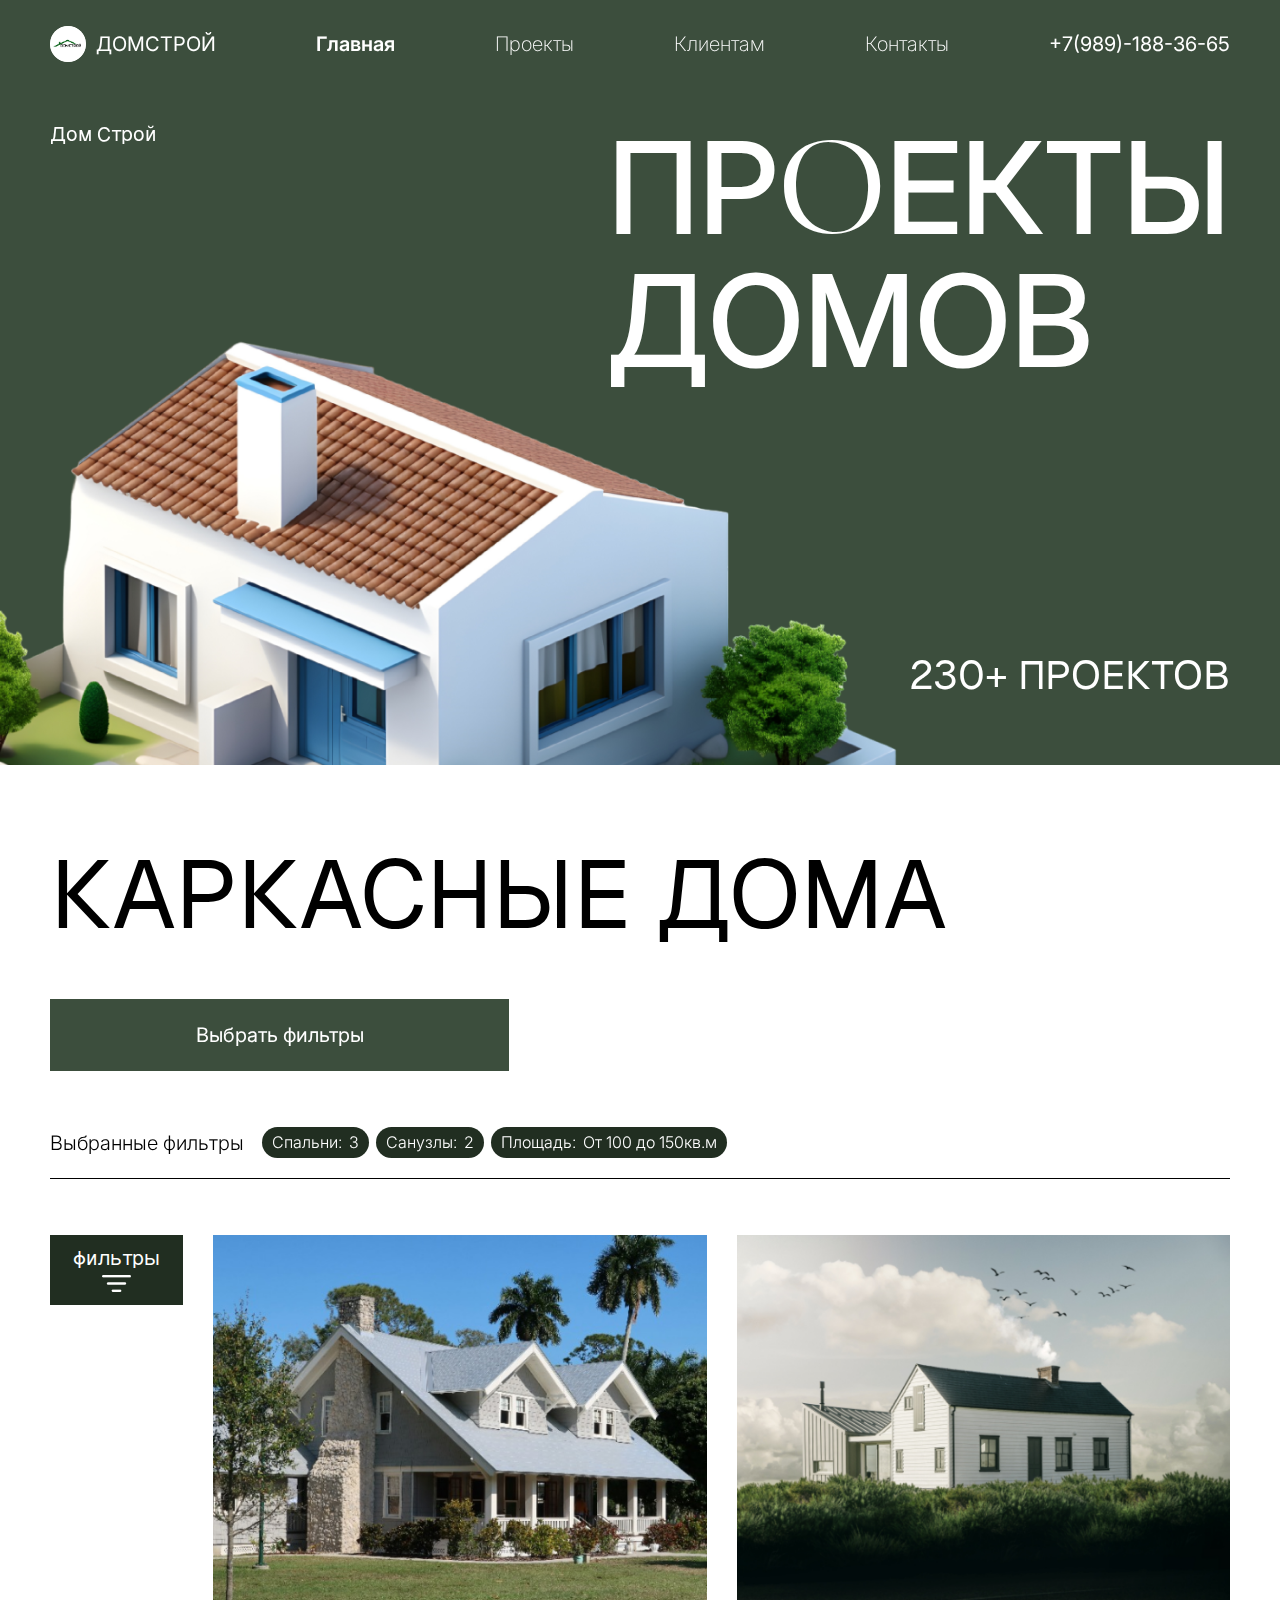
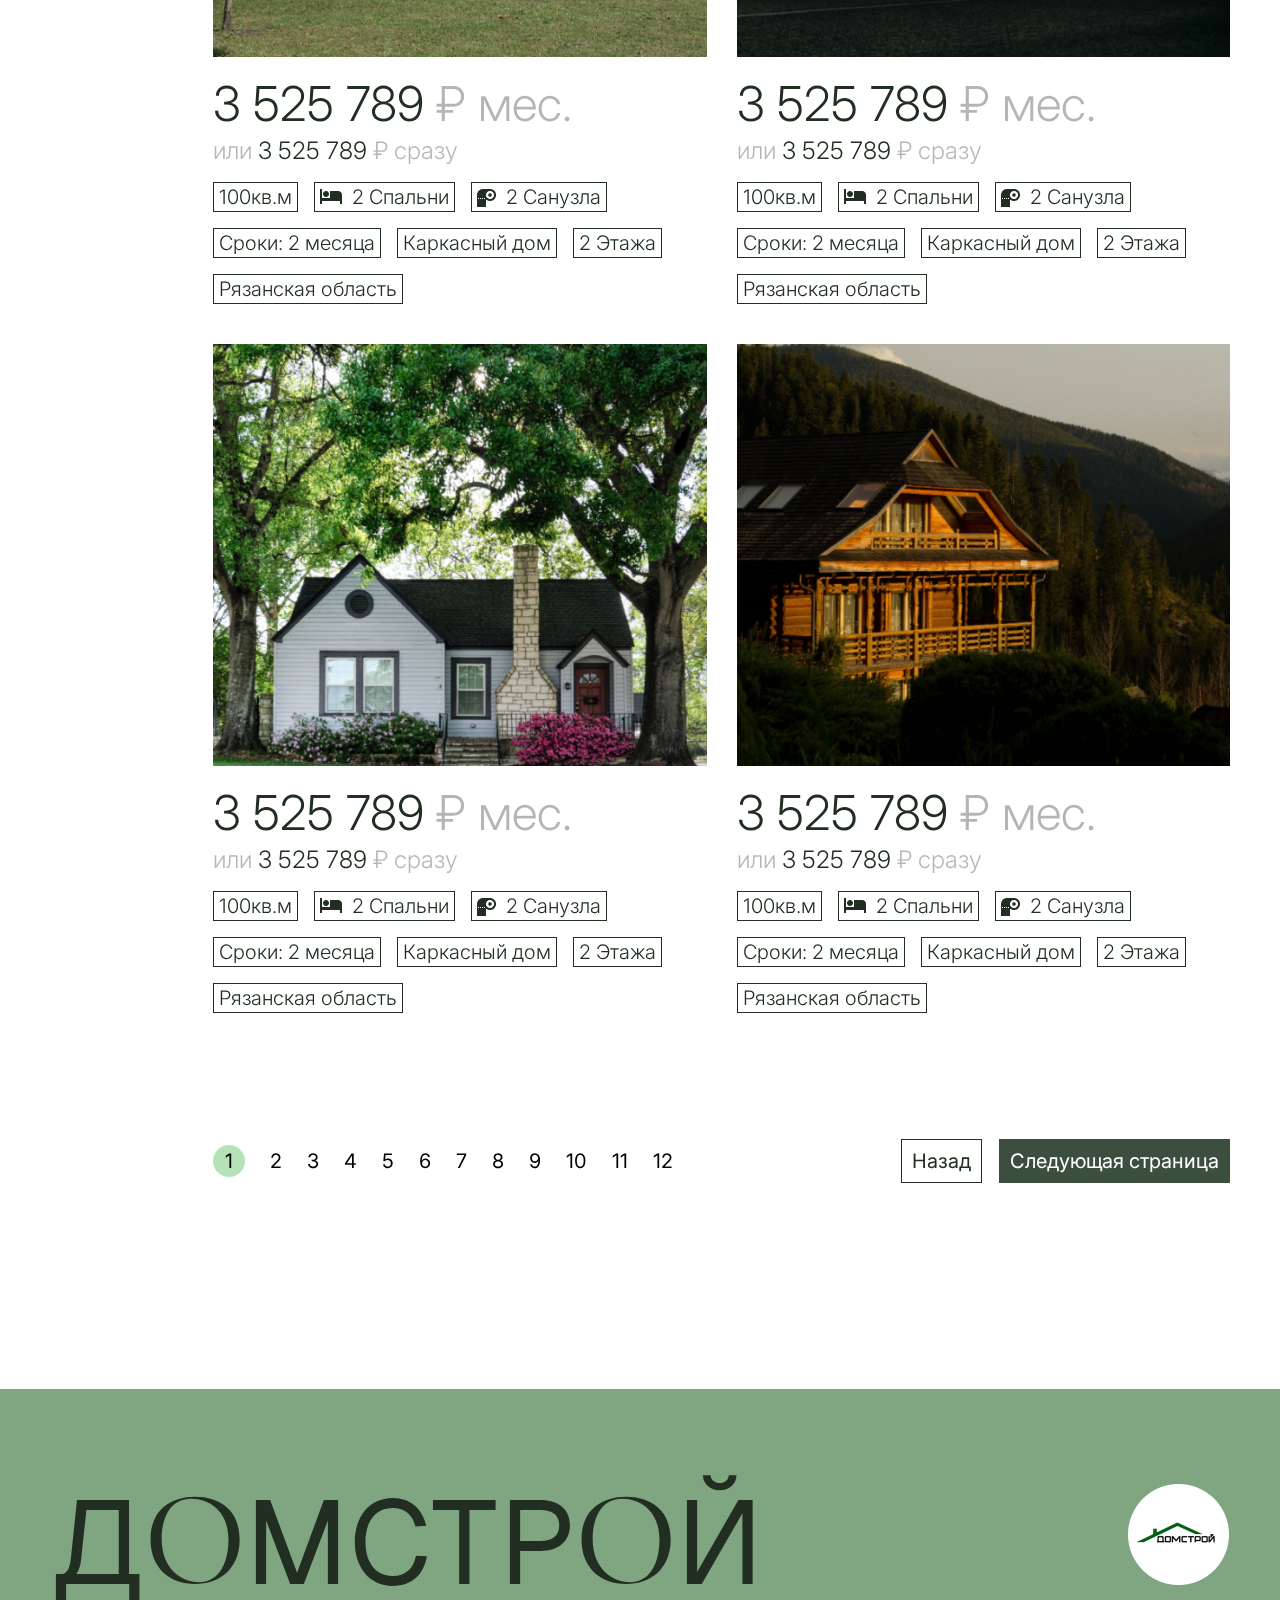
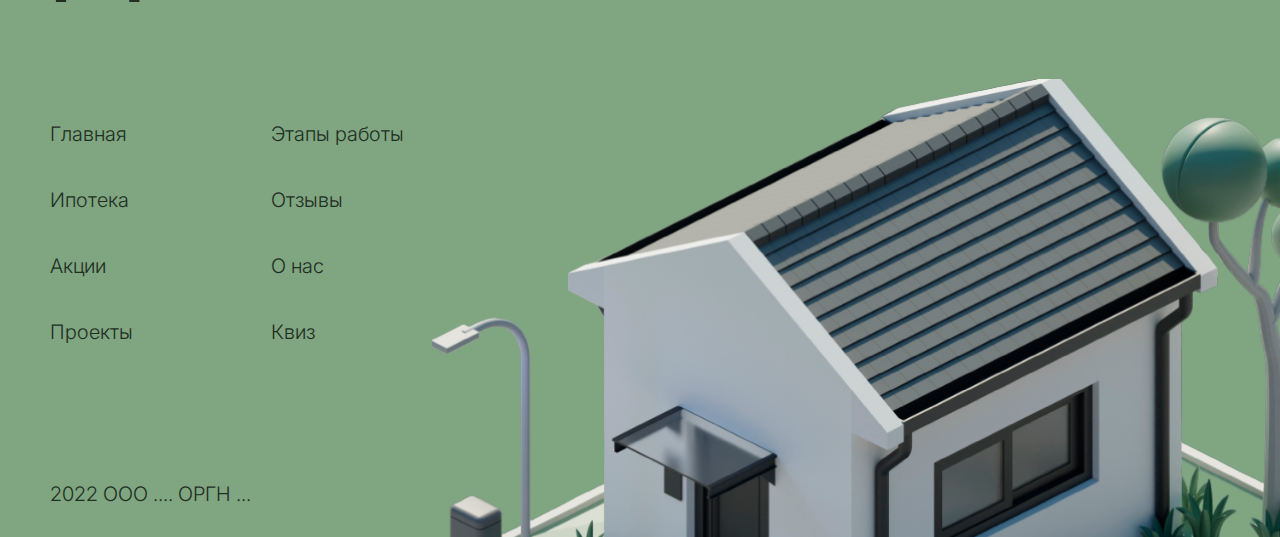
<file: projects.html>
<!DOCTYPE html>
<html lang="en">
<head>
    <meta charset="UTF-8">
    <meta name="viewport" content="width=device-width, initial-scale=1.0">
    <link rel="stylesheet" href="https://cdn.jsdelivr.net/npm/swiper@11/swiper-bundle.min.css"/>
    <script src="https://cdn.jsdelivr.net/npm/swiper@11/swiper-bundle.min.js"></script>
    <link rel="stylesheet" href="css/common.css">
    <link rel="stylesheet" href="css/projects.css">
    <title>ДомСтрой | Проекты</title>
</head>
<body>
    <header class="header">
        <div class="header__wrapper container">
            <a class="logo-link" href="index.html">
                <img class="logo" src="img/logo.png" alt="">
                <div class="logo-name">Домстрой</div>
            </a>
            <nav class="header__nav">
                <ul class="header__nav__list nav__list">
                    <li class="nav__list-item active"><a href="index.html">Главная</a></li>
                    <li class="nav__list-item dropdown">
                        <a href="" style="cursor: unset;">Проекты</a>
                        <ul class="sub__list">
                            <li class="sub__list-item">
                                <a href="projects.html">Каркасные дома</a>
                            </li>
                            <li class="sub__list-item">
                                <a href="projects.html">Каменные дома</a>
                            </li>
                            <li class="sub__list-item">
                                <a href="projects.html">Брусовые дома</a>
                            </li>
                            <li class="sub__list-item">
                                <a href="projects.html">Каркасные бани</a>
                            </li>
                            <li class="sub__list-item">
                                <a href="projects.html">Брусовые бани</a>
                            </li>
                        </ul>
                    </li>                    
                    <li class="nav__list-item dropdown">
                        <a href="" style="cursor: unset;">Клиентам</a>
                        <ul class="sub__list">
                            <li class="sub__list-item">
                                <a href="about.html">О нас</a>
                            </li>
                            <li class="sub__list-item">
                                <a href="materials.html">Наши материалы</a>
                            </li>
                            <li class="sub__list-item">
                                <a href="stages.html">Этапы работы</a>
                            </li>
                            <li class="sub__list-item">
                                <a href="index.html#reviews">Отзывы</a>
                            </li>
                            <li class="sub__list-item">
                                <a href="index.html#feedback">Ответы на вопросы</a>
                            </li>
                        </ul>
                    </li>
                    <li class="nav__list-item"><a href="contacts.html">Контакты</a></li>
                </ul>
            </nav>
            <a class="header-phone" href="">+7(989)-188-36-65</a>
        </div>
    </header>

    <main>
        <section class="promo">
            <div class="container promo__wrapper">
                <div class="promo__titles">
                    <h2 class="promo-subtitle">Дом Строй</h2>
                    <h1 class="promo-title">ПР<span class="vetrino">О</span>ЕКТЫ <br> ДОМОВ</h1>
                </div>
                <span class="promo-projects_amount">230+ ПРОЕКТОВ</span>
            </div>
            <img class="promo-img" src="img/projects-page/promo/promo-img.png" alt="">
        </section>
        <section class="houses">
            <div class="container">
                <h2 class="houses-title">КАРКАСНЫЕ ДОМА</h2>
                <button class="click-btn dark-green filters-btn open-filters">Выбрать фильтры</button>
                <div class="selected__filters main-filters">
                    <div class="selected__filters-title">Выбранные фильтры</div>
                    <div class="selected__filters__wrapper">
                        <div class="selected__filter">
                            <span class="selected__filter-name">Спальни:</span>
                            <span class="selected__filter-value">3</span>
                        </div>
                        <div class="selected__filter">
                            <span class="selected__filter-name">Санузлы:</span>
                            <span class="selected__filter-value">2</span>
                        </div>
                        <div class="selected__filter">
                            <span class="selected__filter-name">Площадь:</span>
                            <span class="selected__filter-value">От 100 до 150кв.м</span>
                        </div>
                    </div>
                </div>
                <div class="houses__wrapper__main">
                    <button class="fixed-filters open-filters">
                        фильтры
                        <img src="img/projects-page/filters.png" alt="">
                    </button>
                    <div class="houses__right">
                        <div class="houses__wrapper">
                            <a href="single-house.html" class="project">
                                <img class="project-photo" src="img/projects/01.png" alt="">
                                <div class="project-title__wrapper">
                                    <span class="project-price big">3 525 789 <span class="gray">₽ мес.</span></span> <br>
                                    <span class="project-price small">
                                        <span class="gray">или</span> 3 525 789 <span class="gray">₽ сразу</span>
                                    </span>
                                </div>
                                <ul class="project__factors">
                                    <li class="project__factors-item">100кв.м</li>
                                    <li class="project__factors-item bedrooms">2 Спальни</li>
                                    <li class="project__factors-item bathrooms">2 Санузла</li>
                                    <li class="project__factors-item">Сроки: 2 месяца</li>
                                    <li class="project__factors-item">Каркасный дом</li>
                                    <li class="project__factors-item">2 Этажа</li>
                                    <li class="project__factors-item">Рязанская область</li>
                                </ul>
                            </a>
                            <a href="single-house.html" class="project">
                                <img class="project-photo" src="img/projects/02.png" alt="">
                                <div class="project-title__wrapper">
                                    <span class="project-price big">3 525 789 <span class="gray">₽ мес.</span></span> <br>
                                    <span class="project-price small">
                                        <span class="gray">или</span> 3 525 789 <span class="gray">₽ сразу</span>
                                    </span>
                                </div>
                                <ul class="project__factors">
                                    <li class="project__factors-item">100кв.м</li>
                                    <li class="project__factors-item bedrooms">2 Спальни</li>
                                    <li class="project__factors-item bathrooms">2 Санузла</li>
                                    <li class="project__factors-item">Сроки: 2 месяца</li>
                                    <li class="project__factors-item">Каркасный дом</li>
                                    <li class="project__factors-item">2 Этажа</li>
                                    <li class="project__factors-item">Рязанская область</li>
                                </ul>
                            </a>
                            <a href="single-house.html" class="project">
                                <img class="project-photo" src="img/projects/03.png" alt="">
                                <div class="project-title__wrapper">
                                    <span class="project-price big">3 525 789 <span class="gray">₽ мес.</span></span> <br>
                                    <span class="project-price small">
                                        <span class="gray">или</span> 3 525 789 <span class="gray">₽ сразу</span>
                                    </span>
                                </div>
                                <ul class="project__factors">
                                    <li class="project__factors-item">100кв.м</li>
                                    <li class="project__factors-item bedrooms">2 Спальни</li>
                                    <li class="project__factors-item bathrooms">2 Санузла</li>
                                    <li class="project__factors-item">Сроки: 2 месяца</li>
                                    <li class="project__factors-item">Каркасный дом</li>
                                    <li class="project__factors-item">2 Этажа</li>
                                    <li class="project__factors-item">Рязанская область</li>
                                </ul>
                            </a>
                            <a href="single-house.html" class="project">
                                <img class="project-photo" src="img/projects/04.png" alt="">
                                <div class="project-title__wrapper">
                                    <span class="project-price big">3 525 789 <span class="gray">₽ мес.</span></span> <br>
                                    <span class="project-price small">
                                        <span class="gray">или</span> 3 525 789 <span class="gray">₽ сразу</span>
                                    </span>
                                </div>
                                <ul class="project__factors">
                                    <li class="project__factors-item">100кв.м</li>
                                    <li class="project__factors-item bedrooms">2 Спальни</li>
                                    <li class="project__factors-item bathrooms">2 Санузла</li>
                                    <li class="project__factors-item">Сроки: 2 месяца</li>
                                    <li class="project__factors-item">Каркасный дом</li>
                                    <li class="project__factors-item">2 Этажа</li>
                                    <li class="project__factors-item">Рязанская область</li>
                                </ul>
                            </a>
                        </div>
                        <div class="houses__pagination">
                            <div class="houses__pages">
                                <button class="houses__pages-item active">1</button>
                                <button class="houses__pages-item">2</button>
                                <button class="houses__pages-item">3</button>
                                <button class="houses__pages-item">4</button>
                                <button class="houses__pages-item">5</button>
                                <button class="houses__pages-item">6</button>
                                <button class="houses__pages-item">7</button>
                                <button class="houses__pages-item">8</button>
                                <button class="houses__pages-item">9</button>
                                <button class="houses__pages-item">10</button>
                                <button class="houses__pages-item">11</button>
                                <button class="houses__pages-item">12</button>
                            </div>
                            <div class="houses__btns">
                                <button class="houses-prev houses__pagination-btn">Назад</button>
                                <button class="houses-next houses__pagination-btn">Следующая страница</button>
                            </div>
                        </div>
                    </div>
                </div>
            </div>
        </section>
    </main>

    <footer class="footer">
        <a href="" class="footer-logo">
            <img src="img/logo.png" alt="">
        </a>
        <div class="container">
            <h2 class="footer-title">Д<span class="vetrino">О</span>МСТР<span class="vetrino">О</span>Й</h2>
            <nav class="footer__nav">
                <ul class="footer__nav__list footer__list">
                    <li class="footer__list-item"><a href="index.html">Главная</a></li>
                    <li class="footer__list-item"><a href="stages.html">Этапы работы</a></li>
                    <li class="footer__list-item"><a href="index.html#mortgage">Ипотека</a></li>
                    <li class="footer__list-item"><a href="index.html#reviews">Отзывы</a></li>
                    <li class="footer__list-item"><a href="">Акции</a></li>
                    <li class="footer__list-item"><a href="about.html">О нас</a></li>
                    <li class="footer__list-item"><a href="projects.html">Проекты</a></li>
                    <li class="footer__list-item"><a href="index.html#quiz">Квиз</a></li>
                </ul>
            </nav>
            <p class="footer-info">2022 ООО .... ОРГН ...</p>
        </div>
        <img class="footer-img" src="img/footer/footer-img.png" alt="">
    </footer>

    <div class="filters__overlay">
        <div class="filters">
            <div class="filters-title">ФИЛЬТРЫ</div>
            <div class="selected__filters popup-filters">
                <div class="selected__filters-title">Выбранные фильтры</div>
                <div class="selected__filters__wrapper">
                    <div class="selected__filter">
                        <span class="selected__filter-name">Спальни:</span>
                        <span class="selected__filter-value">3</span>
                    </div>
                    <div class="selected__filter">
                        <span class="selected__filter-name">Санузлы:</span>
                        <span class="selected__filter-value">2</span>
                    </div>
                    <div class="selected__filter">
                        <span class="selected__filter-name">Площадь:</span>
                        <span class="selected__filter-value">От 100 до 150кв.м</span>
                    </div>
                </div>
            </div>
            <div class="filters__wrapper">
                <div class="filter__block">
                    <div class="filter-title">Размер</div>
                    <div class="filter-input__wrapper">
                        <div class="filter-input__title">Впишите размер</div>
                        <input class="filter-input size-input" type="text">
                    </div>
                    <div class="filter__items size">
                        <button class="filter-item active">Все</button>
                        <button class="filter-item">4x4</button>
                        <button class="filter-item">5x4</button>
                        <button class="filter-item">6x3</button>
                        <button class="filter-item">6x5</button>
                        <button class="filter-item">6x7</button>
                        <button class="filter-item">7x7</button>
                        <button class="filter-item">8x4</button>
                        <button class="filter-item">8x5</button>
                        <button class="filter-item">8x6</button>
                        <button class="filter-item">8x7</button>
                        <button class="filter-item">8x8</button>
                    </div>
                    <button class="more-btn">Больше</button>
                </div>
                <div class="filter__block">
                    <div class="filter-title">Стиль</div>
                    <div class="filter__items">
                        <button class="filter-item active">Все</button>
                        <button class="filter-item">Классический</button>
                        <button class="filter-item">Минималистичный</button>
                        <button class="filter-item">Современный</button>
                    </div>
                </div>
                <div class="filter__block">
                    <div class="filter-title">Материалы</div>
                    <div class="filter__items">
                        <button class="filter-item active">Все</button>
                        <button class="filter-item">Ель</button>
                        <button class="filter-item">Сосна</button>
                        <button class="filter-item">Брус</button>
                        <button class="filter-item">Береза</button>
                        <button class="filter-item">Камень</button>
                        <button class="filter-item">Дуб</button>
                        <button class="filter-item">Кирпич</button>
                    </div>
                </div>
                <div class="filter__block">
                    <div class="filter-title">Площадь</div>
                    <div class="filter__items">
                        <button class="filter-item active">Все</button>
                        <button class="filter-item">Менее 100кв.м</button>
                        <button class="filter-item">От 100 до 150 кв.м</button>
                        <button class="filter-item">Более 150кв.м</button>
                    </div>
                </div>
                <div class="filter__block">
                    <div class="filter-title">Цены</div>
                    <div class="filter-input__wrapper">
                        <div class="filter-input__title">Впишите диапазон цены</div>
                        <input class="filter-input price-input" type="text" placeholder="От">
                        <input class="filter-input price-input" type="text" placeholder="До">
                    </div>
                    <div class="filter__items">
                        <button class="filter-item active">Все</button>
                        <button class="filter-item">До 3 млн</button>
                        <button class="filter-item">От 3 до 6 млн.</button>
                        <button class="filter-item">Более 6 млн</button>
                    </div>
                </div>
                <div class="filter__block">
                    <div class="filter-title">Количество спален</div>
                    <div class="filter__items">
                        <button class="filter-item active">Все</button>
                        <button class="filter-item">Менее 100кв.м</button>
                        <button class="filter-item">От 100 до 150 кв.м</button>
                        <button class="filter-item">Более 150кв.м</button>
                    </div>
                </div>
                <div class="filter__block">
                    <div class="filter-title">Количество санузлов</div>
                    <div class="filter__items">
                        <button class="filter-item active">Все</button>
                        <button class="filter-item">1</button>
                        <button class="filter-item">2</button>
                        <button class="filter-item">3</button>
                    </div>
                </div>
                <div class="filter__block">
                    <div class="filter-title">Количество этажей</div>
                    <div class="filter__items">
                        <button class="filter-item active">Все</button>
                        <button class="filter-item">1</button>
                        <button class="filter-item">1 с мансардой</button>
                        <button class="filter-item">2</button>
                    </div>
                </div>
                <div class="filter__block">
                    <div class="filter-title">Наличие гаража/парковки</div>
                    <div class="filter__items">
                        <button class="filter-item active">Все</button>
                        <button class="filter-item">Есть</button>
                        <button class="filter-item">Нет</button>
                    </div>
                </div>
                <div class="filter__block">
                    <div class="filter-title">Расположение</div>
                    <div class="filter__items">
                        <button class="filter-item active">Все</button>
                        <button class="filter-item">В городе</button>
                        <button class="filter-item">За городом</button>
                        <button class="filter-item">Рядом с рекой</button>
                        <button class="filter-item">Рядом с морем</button>
                    </div>
                </div>
                <div class="filter__block">
                    <div class="filter-title">Стиль</div>
                    <div class="filter__items">
                        <button class="filter-item active">Все</button>
                        <button class="filter-item">Классический</button>
                        <button class="filter-item">Минималистичный</button>
                        <button class="filter-item">Современный</button>
                    </div>
                </div>
            </div>
        </div>
    </div>

    <script src="js/app.js"></script>
</body>
</html>
</file>
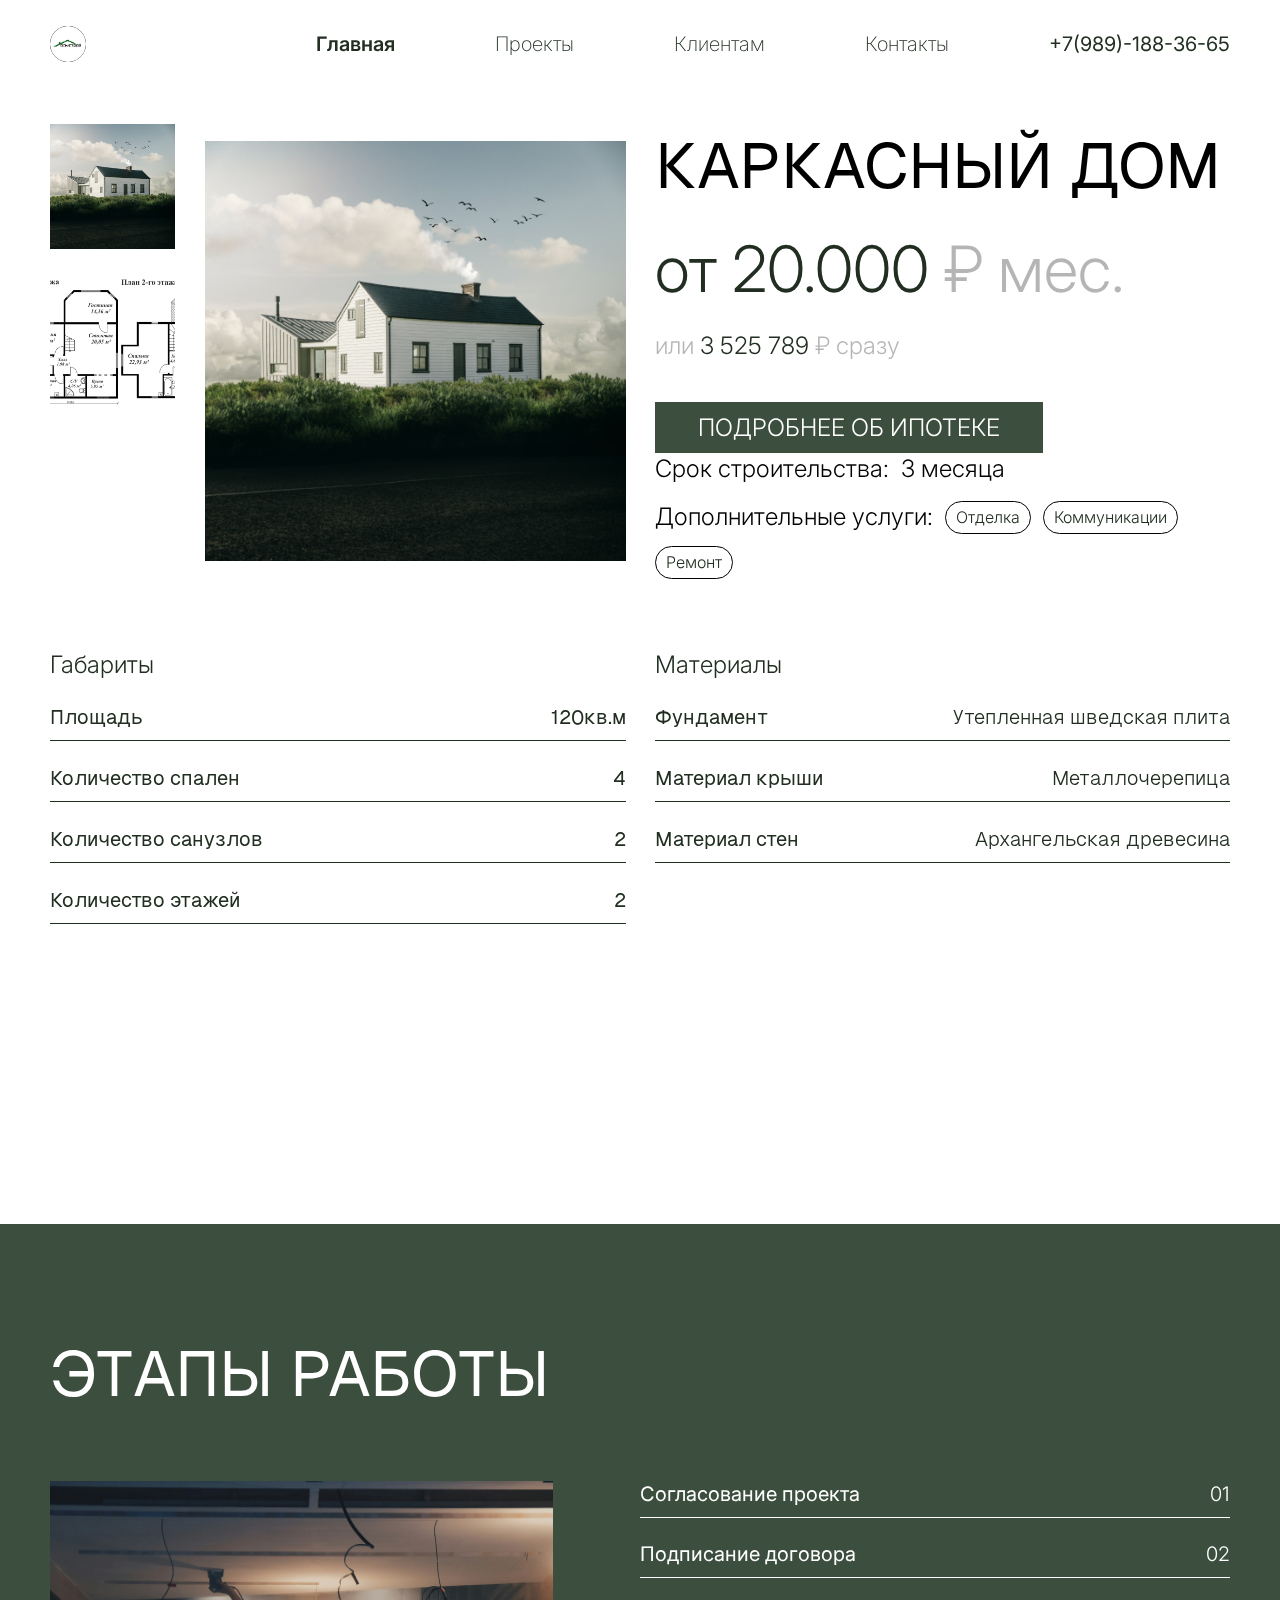
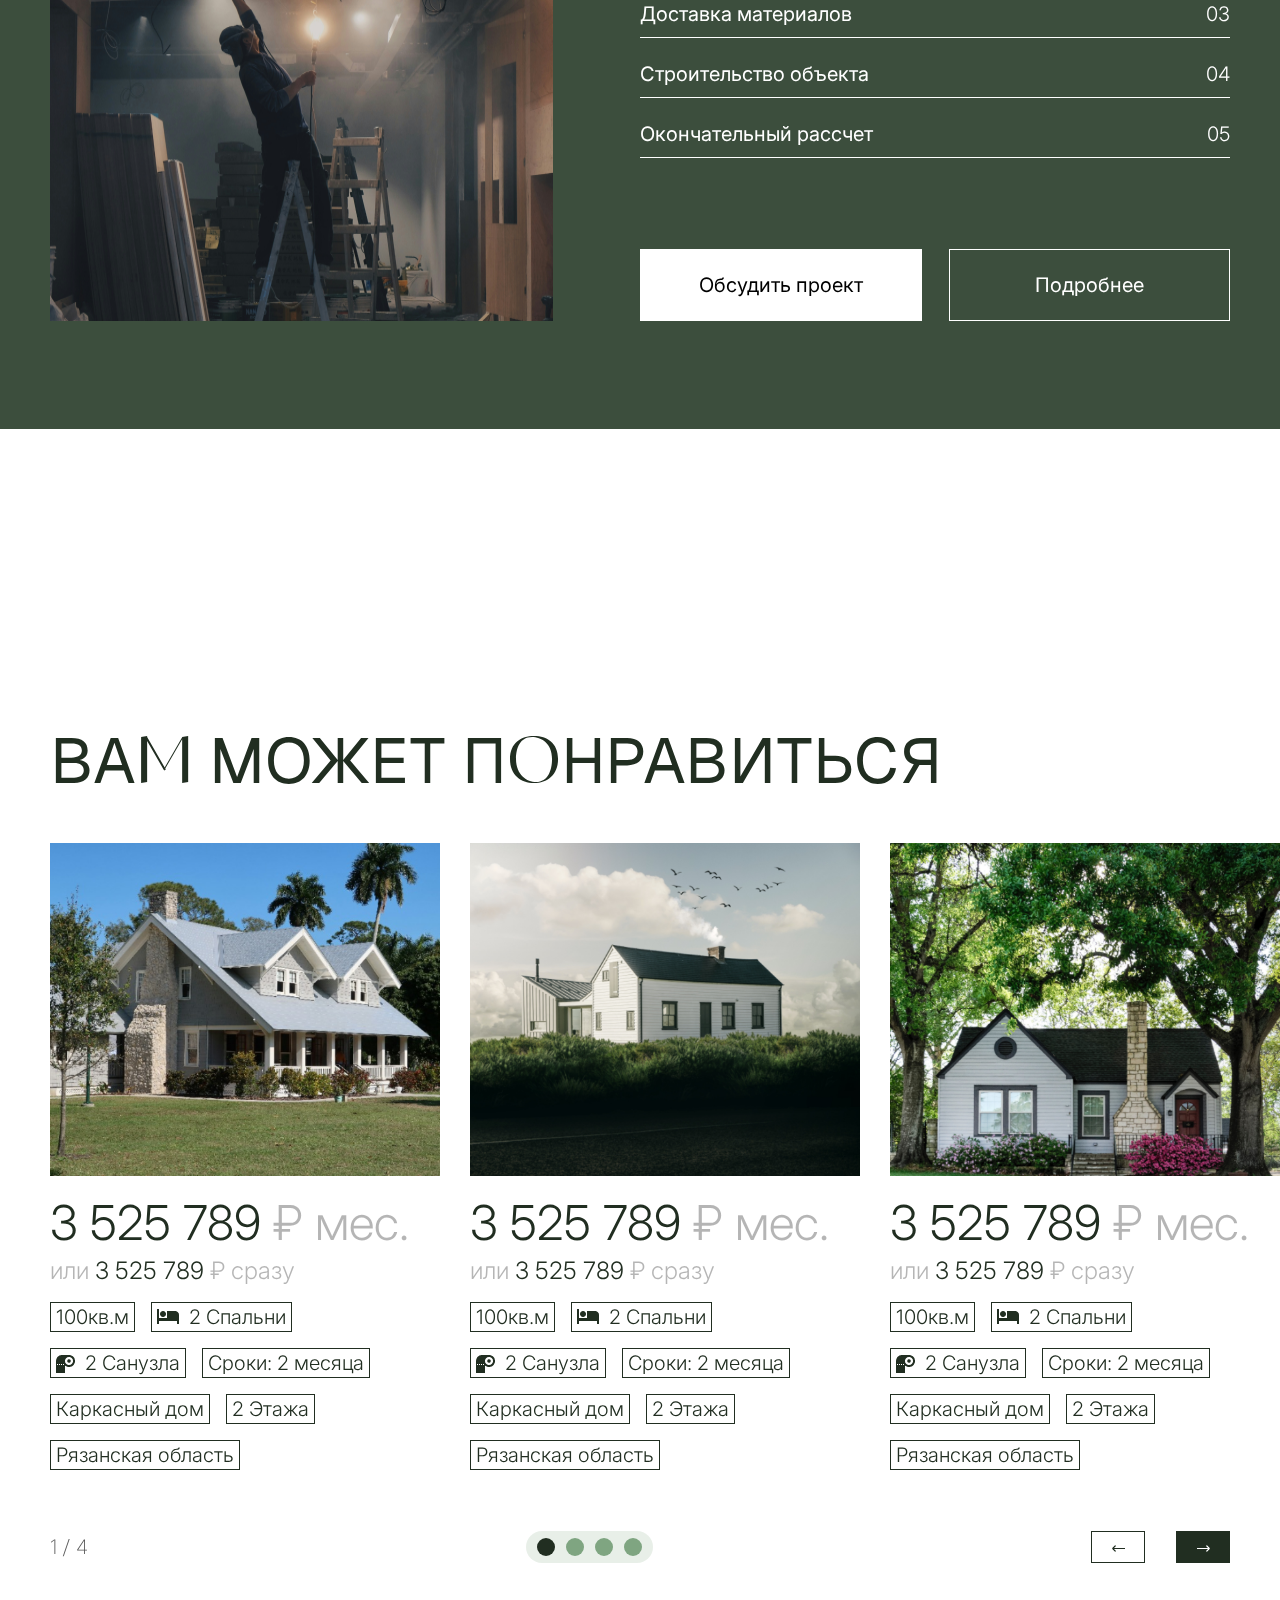
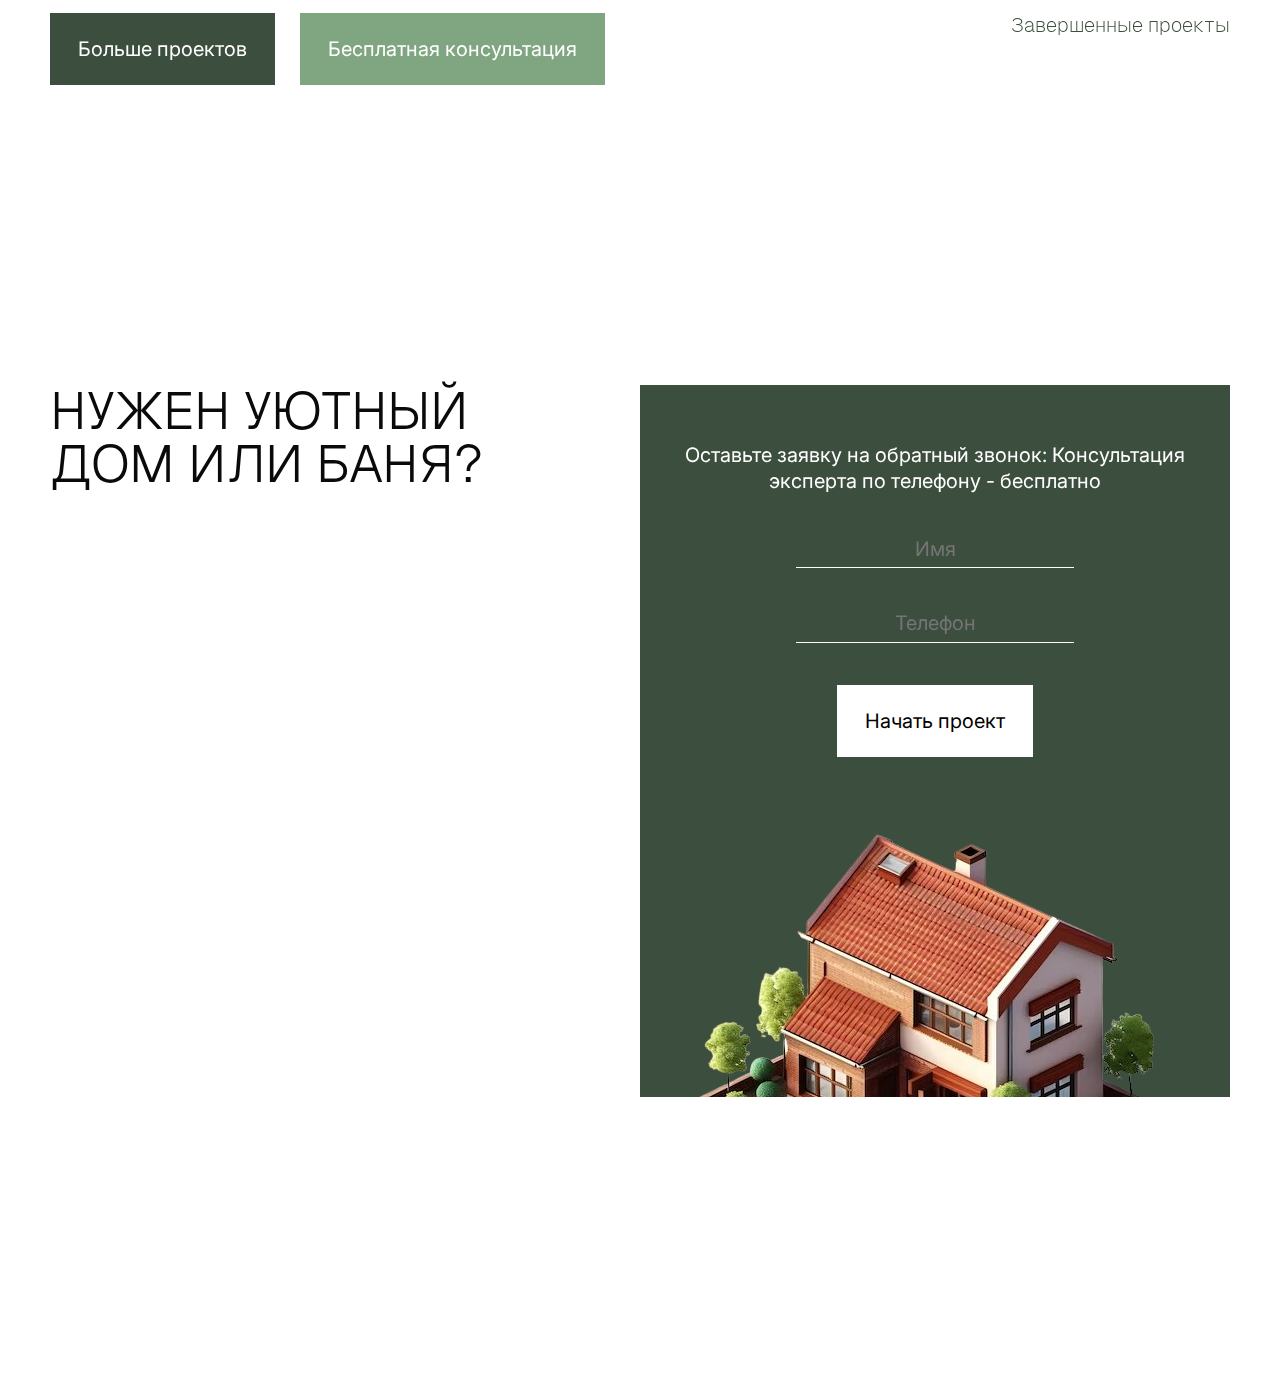
<file: single-house.html>
<!DOCTYPE html>
<html lang="en">
<head>
    <meta charset="UTF-8">
    <meta name="viewport" content="width=device-width, initial-scale=1.0">
    <link rel="stylesheet" href="https://cdn.jsdelivr.net/npm/swiper@11/swiper-bundle.min.css"/>
    <script src="https://cdn.jsdelivr.net/npm/swiper@11/swiper-bundle.min.js"></script>
    <link rel="stylesheet" href="css/common.css">
    <link rel="stylesheet" href="css/single-house.css">
    <title>ДомСтрой | Дом</title>
</head>
<body>
    <header class="header black">
        <div class="header__wrapper container">
            <a class="logo-link" href="index.html">
                <img class="logo" src="img/logo.png" alt="">
                <div class="logo-name">Домстрой</div>
            </a>
            <nav class="header__nav">
                <ul class="header__nav__list nav__list">
                    <li class="nav__list-item active"><a href="index.html">Главная</a></li>
                    <li class="nav__list-item dropdown">
                        <a href="" style="cursor: unset;">Проекты</a>
                        <ul class="sub__list">
                            <li class="sub__list-item">
                                <a href="projects.html">Каркасные дома</a>
                            </li>
                            <li class="sub__list-item">
                                <a href="projects.html">Каменные дома</a>
                            </li>
                            <li class="sub__list-item">
                                <a href="projects.html">Брусовые дома</a>
                            </li>
                            <li class="sub__list-item">
                                <a href="projects.html">Каркасные бани</a>
                            </li>
                            <li class="sub__list-item">
                                <a href="projects.html">Брусовые бани</a>
                            </li>
                        </ul>
                    </li>                    
                    <li class="nav__list-item dropdown">
                        <a href="" style="cursor: unset;">Клиентам</a>
                        <ul class="sub__list">
                            <li class="sub__list-item">
                                <a href="about.html">О нас</a>
                            </li>
                            <li class="sub__list-item">
                                <a href="materials.html">Наши материалы</a>
                            </li>
                            <li class="sub__list-item">
                                <a href="stages.html">Этапы работы</a>
                            </li>
                            <li class="sub__list-item">
                                <a href="index.html#reviews">Отзывы</a>
                            </li>
                            <li class="sub__list-item">
                                <a href="index.html#feedback">Ответы на вопросы</a>
                            </li>
                        </ul>
                    </li>
                    <li class="nav__list-item"><a href="contacts.html">Контакты</a></li>
                </ul>
            </nav>
            <a class="header-phone" href="">+7(989)-188-36-65</a>
        </div>
    </header>

    <main>
        <section class="house">
            <div class="container">
                <div class="house__header">
                    <div class="house__photos__block">
                        <div class="house__photos">
                            <img class="house-photo" src="img/single-house/house/photos/01.png" alt="">
                            <img class="house-photo" src="img/single-house/house/photos/02.png" alt="">
                        </div>
                        <img class="house__photos-current" src="" alt="">
                    </div>
                    <div class="house__info__block">
                        <h1 class="house-name">КАРКАСНЫЙ ДОМ</h1>
                        <span class="project-price page">от 20.000 <span class="gray">₽ мес.</span></span> <br>
                        <span class="project-price small">
                            <span class="gray">или</span> 3 525 789 <span class="gray">₽ сразу</span>
                        </span> <br>
                        <a class="mortgage-btn" href="index.html#mortgage">ПОДРОБНЕЕ ОБ ИПОТЕКЕ</a>
                        <div class="construction__info">
                            <div class="construction__info__item">
                                <span class="construction__info-title">Срок строительства:</span>
                                <span class="construction__info-value">3 месяца</span>
                            </div>
                            <ul class="construction__info__list add__list">
                                <span class="construction__info-title">Дополнительные услуги:</span>
                                <li class="add__list-item">Отделка</li>
                                <li class="add__list-item">Коммуникации</li>
                                <li class="add__list-item">Ремонт</li>
                            </ul>
                        </div>
                    </div>
                </div>
                <div class="house__characters">
                    <div class="house__characters__block">
                        <h2 class="house__characters-title">Габариты</h2>
                        <ul class="house__characters-list characters__list">
                            <li class="characters__list-item characters__item">
                                <div class="characters__item-name">Площадь</div>
                                <div class="characters__item-value">120кв.м</div>
                            </li>
                            <li class="characters__list-item characters__item">
                                <div class="characters__item-name">Количество спален</div>
                                <div class="characters__item-value">4</div>
                            </li>
                            <li class="characters__list-item characters__item">
                                <div class="characters__item-name">Количество санузлов</div>
                                <div class="characters__item-value">2</div>
                            </li>
                            <li class="characters__list-item characters__item">
                                <div class="characters__item-name">Количество этажей</div>
                                <div class="characters__item-value">2</div>
                            </li>
                        </ul>
                    </div>
                    <div class="house__characters__block">
                        <h2 class="house__characters-title">Материалы</h2>
                        <ul class="house__characters-list characters__list materials__list">
                            <li class="characters__list-item characters__item">
                                <div class="characters__item-name">Фундамент</div>
                                <div class="characters__item-value">Утепленная шведская плита</div>
                            </li>
                            <li class="characters__list-item characters__item">
                                <div class="characters__item-name">Материал крыши</div>
                                <div class="characters__item-value">Металлочерепица</div>
                            </li>
                            <li class="characters__list-item characters__item">
                                <div class="characters__item-name">Материал стен</div>
                                <div class="characters__item-value">Архангельская древесина</div>
                            </li>
                        </ul>
                    </div>
                </div>
            </div>
        </section>
        <section class="stages">
            <div class="container">
                <h2 class="stages-title">ЭТАПЫ РАБОТЫ</h2>
                <div class="stages__wrapper">
                    <img class="stages-img" src="img/single-house/stages/01.png" alt="">
                    <div class="stages__block">
                        <ul class="stages__list">
                            <li class="stages__list-item stages__item">
                                <span class="stages__item-name">Согласование проекта</span>
                                <span class="stages__item-number">01</span>
                            </li>
                            <li class="stages__list-item stages__item">
                                <span class="stages__item-name">Подписание договора</span>
                                <span class="stages__item-number">02</span>
                            </li>
                            <li class="stages__list-item stages__item">
                                <span class="stages__item-name">Доставка материалов</span>
                                <span class="stages__item-number">03</span>
                            </li>
                            <li class="stages__list-item stages__item">
                                <span class="stages__item-name">Строительство объекта</span>
                                <span class="stages__item-number">04</span>
                            </li>
                            <li class="stages__list-item stages__item">
                                <span class="stages__item-name">Окончательный рассчет</span>
                                <span class="stages__item-number">05</span>
                            </li>
                        </ul>
                        <div class="stages__btns">
                            <button class="click-btn stages-btn consult-btn popup-open-btn">Обсудить проект</button>
                            <a href="stages.html" class="click-btn stages-btn">Подробнее</a>
                        </div>
                    </div>
                </div>
            </div>
        </section>
        <section class="projects single-house__projects">
            <h2 class="projects-title container">ВА<span class="vetrino">М</span> МОЖЕТ П<span class="vetrino">О</span>НРАВИТЬСЯ</h2>
            <div class="swiper projects-swiper">
                <div class="swiper-wrapper">
                    <div class="swiper-slide project">
                        <img class="project-photo" src="img/projects/01.png" alt="">
                        <div class="project-title__wrapper">
                            <span class="project-price big">3 525 789 <span class="gray">₽ мес.</span></span> <br>
                            <span class="project-price small">
                                <span class="gray">или</span> 3 525 789 <span class="gray">₽ сразу</span>
                            </span>
                        </div>
                        <ul class="project__factors">
                            <li class="project__factors-item">100кв.м</li>
                            <li class="project__factors-item bedrooms">2 Спальни</li>
                            <li class="project__factors-item bathrooms">2 Санузла</li>
                            <li class="project__factors-item">Сроки: 2 месяца</li>
                            <li class="project__factors-item">Каркасный дом</li>
                            <li class="project__factors-item">2 Этажа</li>
                            <li class="project__factors-item">Рязанская область</li>
                        </ul>
                    </div>
                    <div class="swiper-slide project">
                        <img class="project-photo" src="img/projects/02.png" alt="">
                        <div class="project-title__wrapper">
                            <span class="project-price big">3 525 789 <span class="gray">₽ мес.</span></span> <br>
                            <span class="project-price small">
                                <span class="gray">или</span> 3 525 789 <span class="gray">₽ сразу</span>
                            </span>
                        </div>
                        <ul class="project__factors">
                            <li class="project__factors-item">100кв.м</li>
                            <li class="project__factors-item bedrooms">2 Спальни</li>
                            <li class="project__factors-item bathrooms">2 Санузла</li>
                            <li class="project__factors-item">Сроки: 2 месяца</li>
                            <li class="project__factors-item">Каркасный дом</li>
                            <li class="project__factors-item">2 Этажа</li>
                            <li class="project__factors-item">Рязанская область</li>
                        </ul>
                    </div>
                    <div class="swiper-slide project">
                        <img class="project-photo" src="img/projects/03.png" alt="">
                        <div class="project-title__wrapper">
                            <span class="project-price big">3 525 789 <span class="gray">₽ мес.</span></span> <br>
                            <span class="project-price small">
                                <span class="gray">или</span> 3 525 789 <span class="gray">₽ сразу</span>
                            </span>
                        </div>
                        <ul class="project__factors">
                            <li class="project__factors-item">100кв.м</li>
                            <li class="project__factors-item bedrooms">2 Спальни</li>
                            <li class="project__factors-item bathrooms">2 Санузла</li>
                            <li class="project__factors-item">Сроки: 2 месяца</li>
                            <li class="project__factors-item">Каркасный дом</li>
                            <li class="project__factors-item">2 Этажа</li>
                            <li class="project__factors-item">Рязанская область</li>
                        </ul>
                    </div>
                    <div class="swiper-slide project">
                        <img class="project-photo" src="img/projects/04.png" alt="">
                        <div class="project-title__wrapper">
                            <span class="project-price big">3 525 789 <span class="gray">₽ мес.</span></span> <br>
                            <span class="project-price small">
                                <span class="gray">или</span> 3 525 789 <span class="gray">₽ сразу</span>
                            </span>
                        </div>
                        <ul class="project__factors">
                            <li class="project__factors-item">100кв.м</li>
                            <li class="project__factors-item bedrooms">2 Спальни</li>
                            <li class="project__factors-item bathrooms">2 Санузла</li>
                            <li class="project__factors-item">Сроки: 2 месяца</li>
                            <li class="project__factors-item">Каркасный дом</li>
                            <li class="project__factors-item">2 Этажа</li>
                            <li class="project__factors-item">Рязанская область</li>
                        </ul>
                    </div>
                </div>
            </div>
            <div class="swiper-control container">
                <div class="swiper-numbers">
                    <span class="swiper-current">1</span>
                    /
                    <span class="swiper-all"></span>
                </div>
                <div class="swiper-pagination projects-pagination"></div>
                <div class="swiper-btns">
                    <button class="swiper-prev swiper-btn projects-prev">
                        <img src="img/swiper/prev.png" alt="">
                    </button>
                    <button class="swiper-next swiper-btn projects-next">
                        <img src="img/swiper/next.png" alt="">
                    </button>
                </div>
            </div>
            <div class="projects__footer container">
                <div class="projects-btns">
                    <a class="click-btn dark-green" href="projects.html">Больше проектов</a>
                    <button class="click-btn light-green popup-open-btn">Бесплатная консультация</button>
                </div>
                <p class="projects-completed">Завершенные проекты</p>
            </div>
        </section>
        <section class="feedback">
            <div class="container">
                <div class="feedback__wrapper">
                    <h2 class="feedback-title">НУЖЕН УЮТНЫЙ <br> ДОМ ИЛИ БАНЯ?</h2>
                    <form class="feedback__form" action="">
                        <p class="feedback__form-title">
                            Оставьте заявку на обратный звонок: Консультация эксперта по телефону - бесплатно
                        </p>
                        <input class="feedback__form-input" type="text" placeholder="Имя" required>
                        <input class="feedback__form-input" type="text" placeholder="Телефон" required>
                        <button type="submit" class="click-btn consult-btn">Начать проект</button>
                        <img class="" src="img/feedback/form-img.png" alt="">
                    </form>
                </div>
            </div>
        </section>
    </main>

    <div class="overlay">
        <div class="popup">
            <button class="popup-close"></button>
            <form class="popup__form" action="">
                <p class="popup__form-title">
                    Наша команда поможет вам выбрать проект, который подходит именно вам
                </p>
                <p class="popup__form-descr">
                    Выбор проекта может быть сложным, но не для наших экспертов. Оставьте заявку и получите квалифицированную помощь в выборе проекта
                </p>
                <input class="popup__form-input" type="text" placeholder="Имя" required>
                <input class="popup__form-input" type="text" placeholder="Телефон" required>
                <button class="click-btn popup__form-btn">Получить бесплатную консультацию</button>
            </form>
            <div class="popup__thanks">
                <p class="popup__thanks-title">
                    Наш эксперт позвонит вам в течение 5 минут 
                </p>
                <button class="click-btn popup__form-btn thanks-btn">Ок</button>
            </div>
        </div>
    </div>

    <script src="js/app.js"></script>

</body>
</html>
</file>
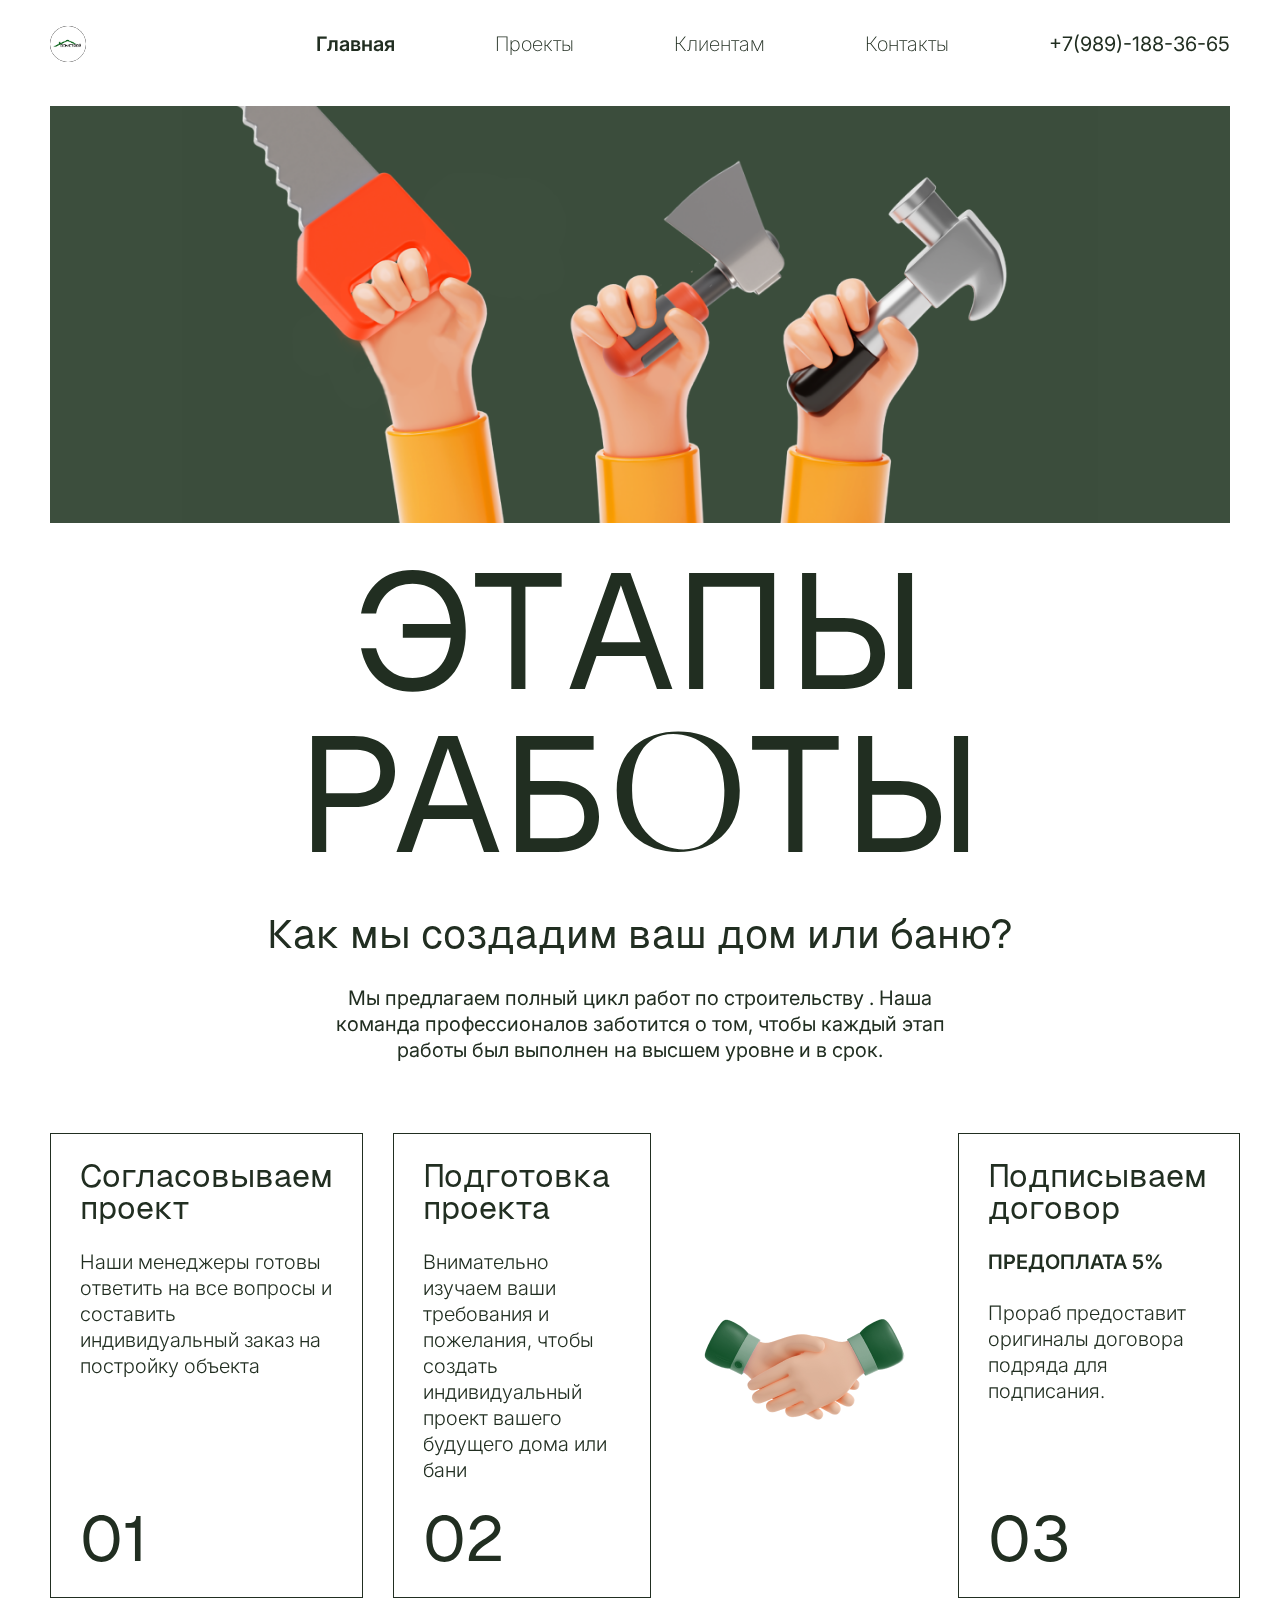
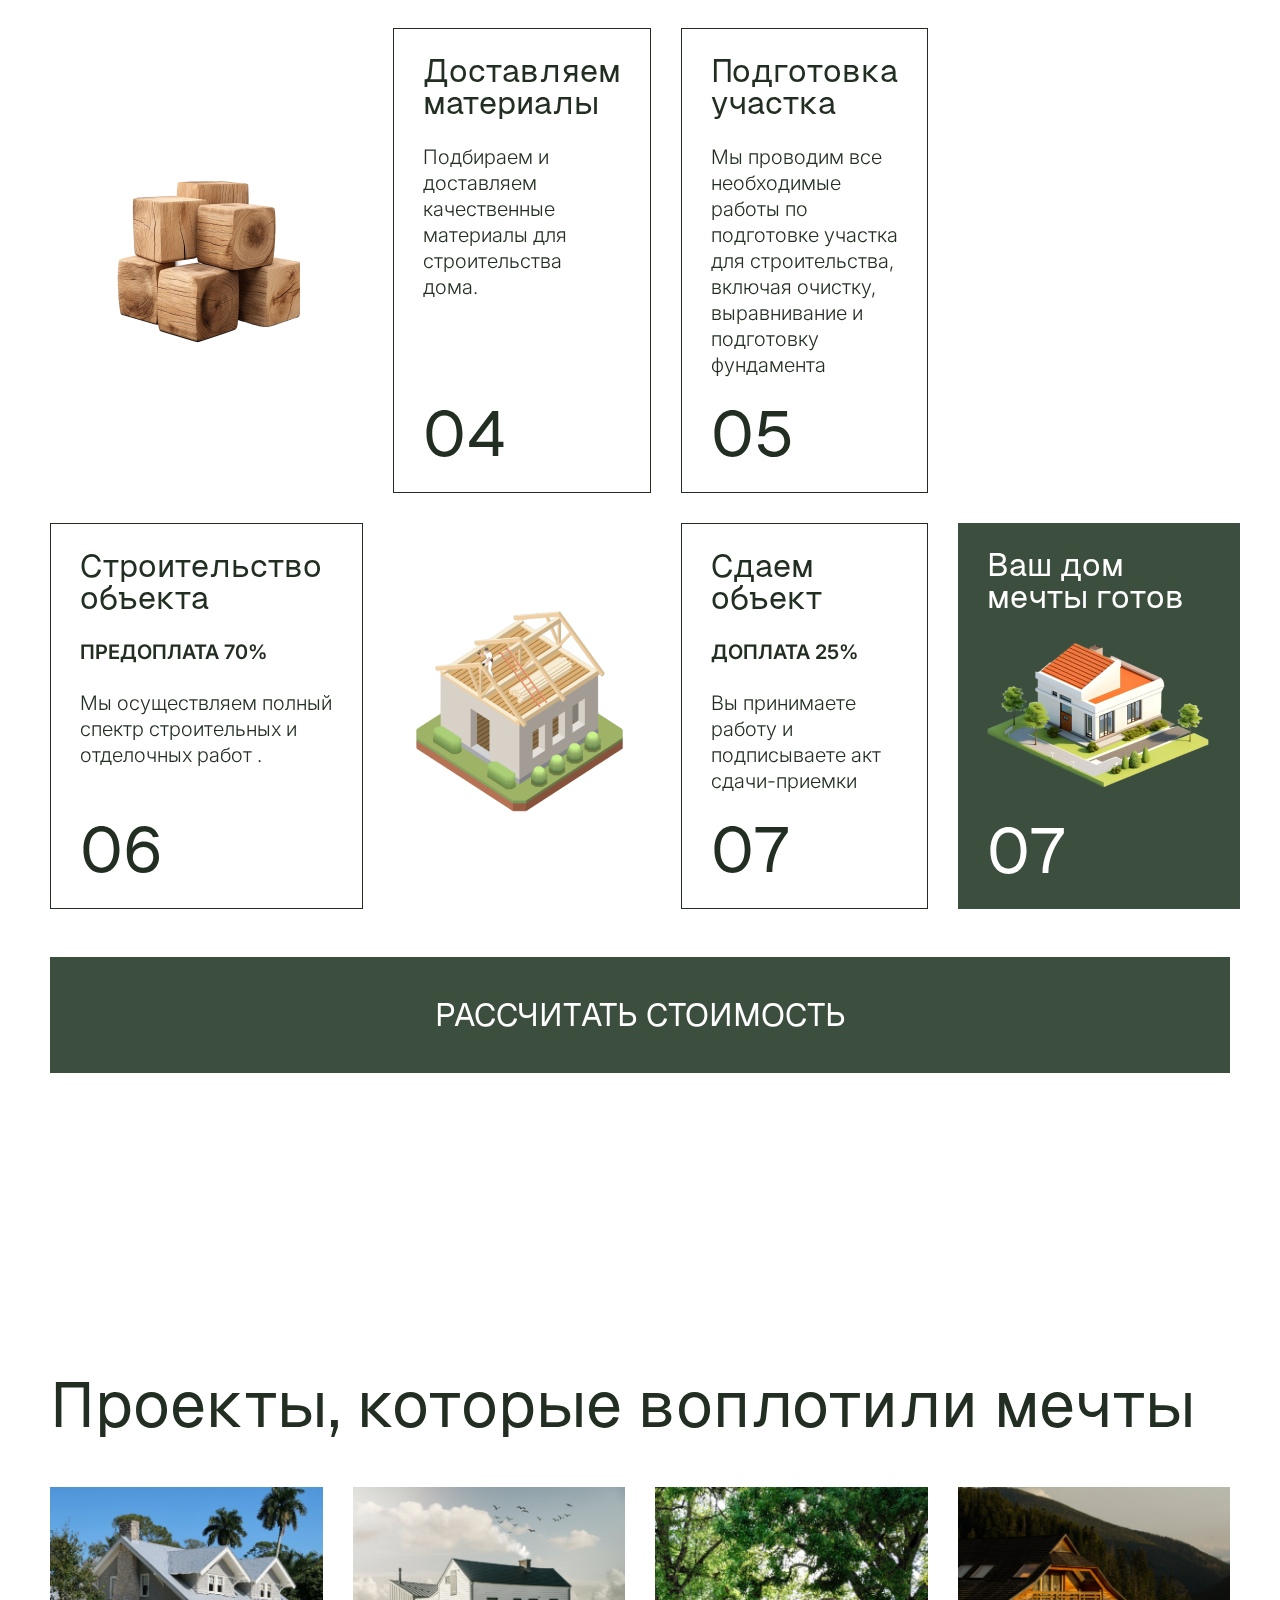
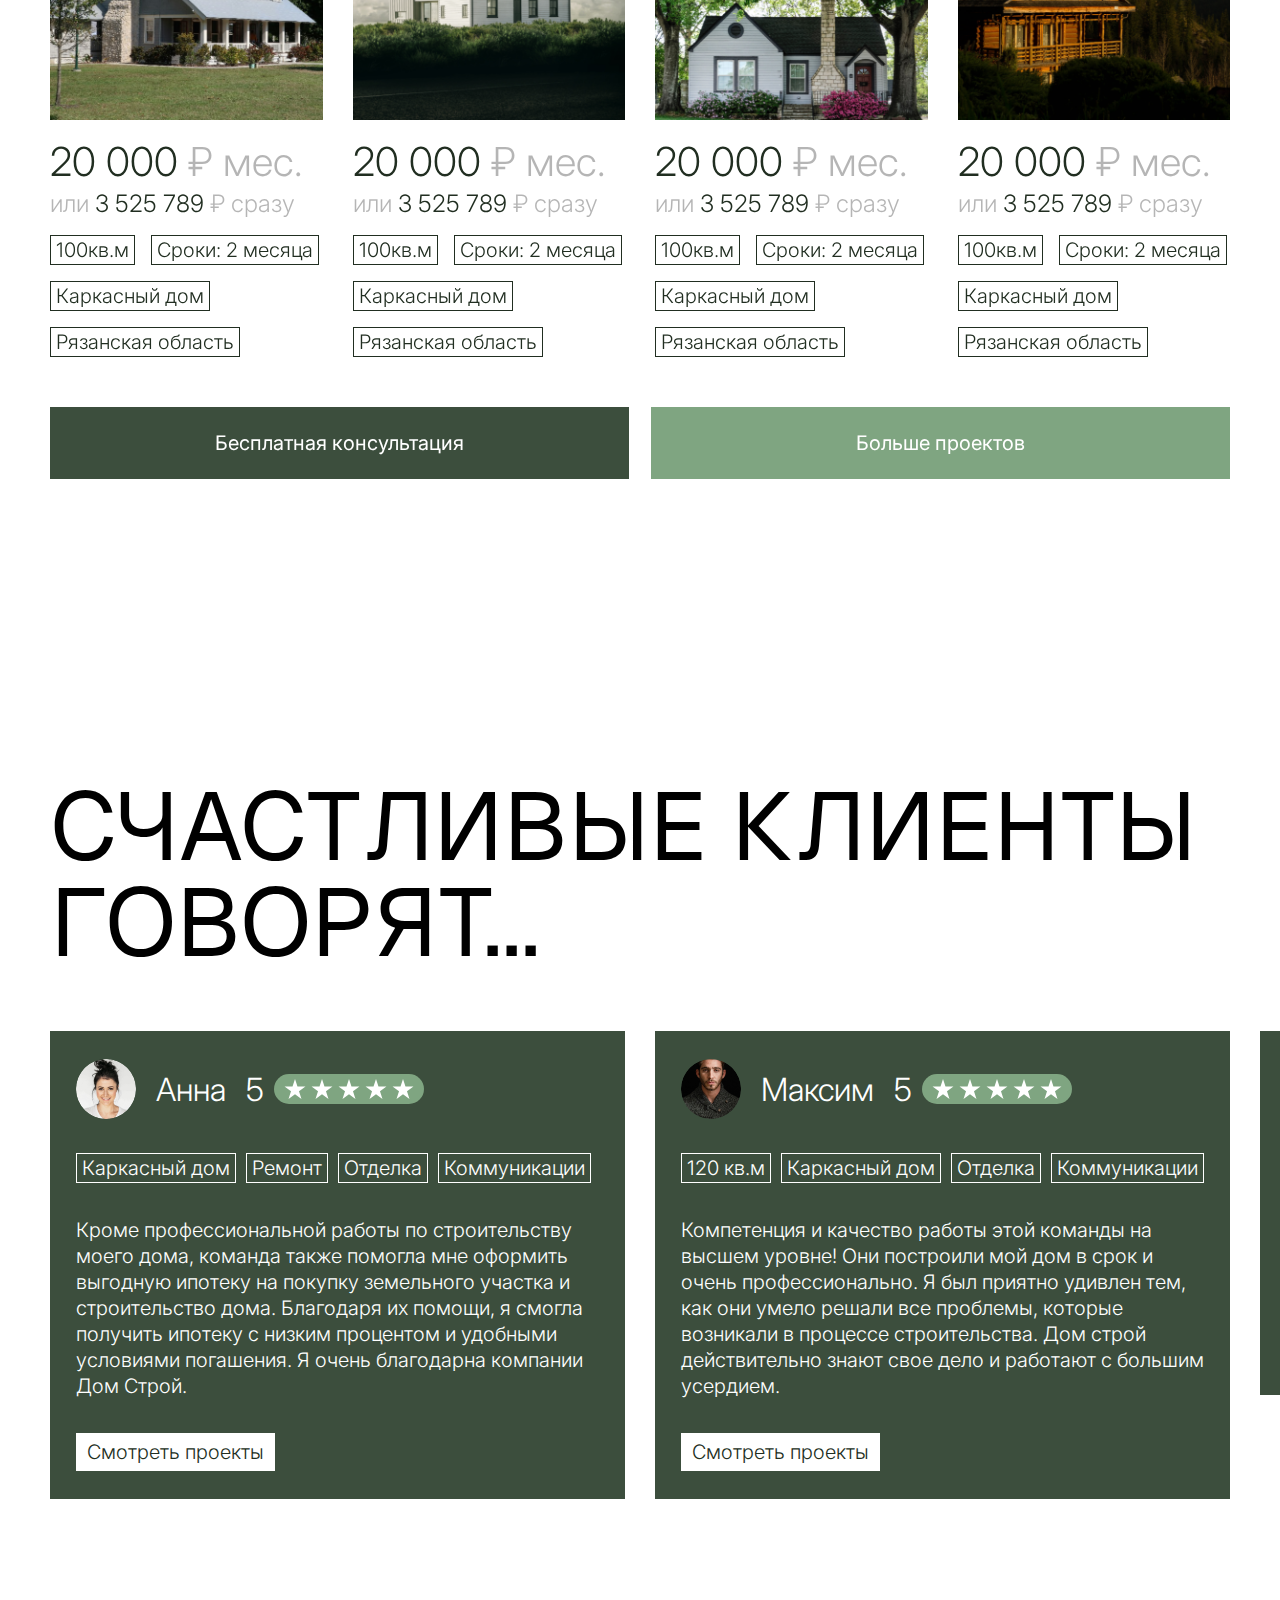
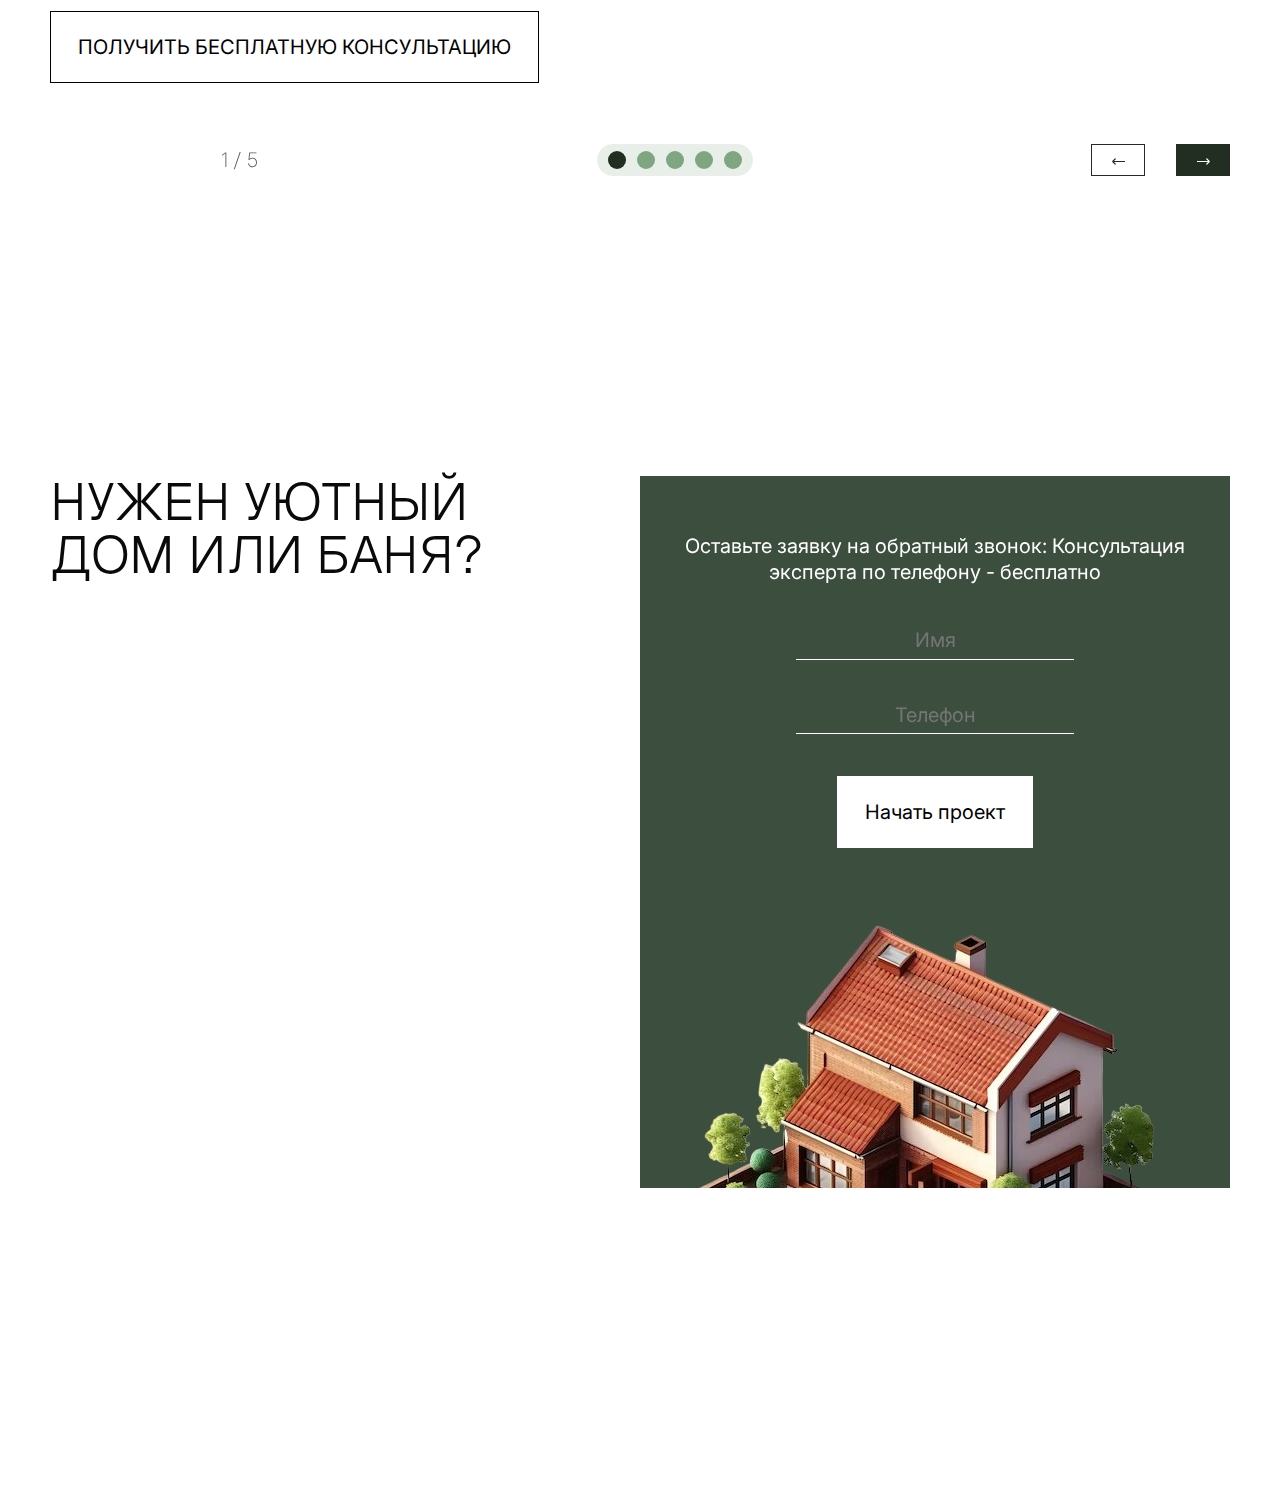
<file: stages.html>
<!DOCTYPE html>
<html lang="en">
<head>
    <meta charset="UTF-8">
    <meta name="viewport" content="width=device-width, initial-scale=1.0">
    <link rel="stylesheet" href="https://cdn.jsdelivr.net/npm/swiper@11/swiper-bundle.min.css"/>
    <script src="https://cdn.jsdelivr.net/npm/swiper@11/swiper-bundle.min.js"></script>
    <link rel="stylesheet" href="css/common.css">
    <link rel="stylesheet" href="css/stages.css">
    <title>ДомСтрой | Этапы работы</title>
</head>
<body>
    <header class="header black">
        <div class="header__wrapper container">
            <a class="logo-link" href="index.html">
                <img class="logo" src="img/logo.png" alt="">
                <div class="logo-name">Домстрой</div>
            </a>
            <nav class="header__nav">
                <ul class="header__nav__list nav__list">
                    <li class="nav__list-item active"><a href="index.html">Главная</a></li>
                    <li class="nav__list-item dropdown">
                        <a href="" style="cursor: unset;">Проекты</a>
                        <ul class="sub__list">
                            <li class="sub__list-item">
                                <a href="projects.html">Каркасные дома</a>
                            </li>
                            <li class="sub__list-item">
                                <a href="projects.html">Каменные дома</a>
                            </li>
                            <li class="sub__list-item">
                                <a href="projects.html">Брусовые дома</a>
                            </li>
                            <li class="sub__list-item">
                                <a href="projects.html">Каркасные бани</a>
                            </li>
                            <li class="sub__list-item">
                                <a href="projects.html">Брусовые бани</a>
                            </li>
                        </ul>
                    </li>                    
                    <li class="nav__list-item dropdown">
                        <a href="" style="cursor: unset;">Клиентам</a>
                        <ul class="sub__list">
                            <li class="sub__list-item">
                                <a href="about.html">О нас</a>
                            </li>
                            <li class="sub__list-item">
                                <a href="materials.html">Наши материалы</a>
                            </li>
                            <li class="sub__list-item">
                                <a href="stages.html">Этапы работы</a>
                            </li>
                            <li class="sub__list-item">
                                <a href="index.html#reviews">Отзывы</a>
                            </li>
                            <li class="sub__list-item">
                                <a href="index.html#feedback">Ответы на вопросы</a>
                            </li>
                        </ul>
                    </li>
                    <li class="nav__list-item"><a href="contacts.html">Контакты</a></li>
                </ul>
            </nav>
            <a class="header-phone" href="">+7(989)-188-36-65</a>
        </div>
    </header>

    <main>
        <section class="stages">
            <div class="container">
                <img class="stages-img" src="img/stages/stages/01.png" alt="">
                <div class="stages__header">
                    <h1 class="stages-title">ЭТАПЫ РАБ<span class="vetrino">О</span>ТЫ</h1>
                    <h2 class="stages-subtitle">Как мы создадим ваш дом или баню?</h2>
                    <p class="stages-descr">
                        Мы предлагаем полный цикл работ по строительству . Наша команда профессионалов заботится о том, чтобы каждый этап работы был выполнен на высшем уровне и в срок.
                    </p>
                </div>
                <div class="stages__items">
                    <article class="stages-item">
                        <h3 class="stages-item__title">Согласовываем проект</h3>
                        <p class="stages-item__descr">
                            Наши менеджеры готовы ответить на все вопросы и составить индивидуальный  заказ на постройку объекта 
                        </p>
                        <div class="stages-item__number">01</div>
                    </article>
                    <article class="stages-item">
                        <h3 class="stages-item__title">Подготовка проекта</h3>
                        <p class="stages-item__descr">
                            Внимательно изучаем ваши требования и пожелания, чтобы создать индивидуальный проект вашего будущего дома или бани
                        </p>
                        <div class="stages-item__number">02</div>
                    </article>
                    <article class="stages-item-img">
                        <img src="img/stages/stages/list-1.png" alt="">
                    </article>
                    <article class="stages-item">
                        <h3 class="stages-item__title">Подписываем договор</h3>
                        <p class="stages-item__prepayment">ПРЕДОПЛАТА 5%</p>
                        <p class="stages-item__descr">
                            Прораб предоставит оригиналы договора подряда для подписания.
                        </p>
                        <div class="stages-item__number">03</div>
                    </article>
                    <article class="stages-item-img">
                        <img src="img/stages/stages/list-2.png" alt="">
                    </article>
                    <article class="stages-item">
                        <h3 class="stages-item__title">Доставляем материалы</h3>
                        <p class="stages-item__descr">
                            Подбираем и доставляем качественные материалы для строительства дома.
                        </p>
                        <div class="stages-item__number">04</div>
                    </article>
                    <article class="stages-item">
                        <h3 class="stages-item__title">Подготовка участка</h3>
                        <p class="stages-item__descr">
                            Мы проводим все необходимые работы по подготовке участка для строительства, включая очистку, выравнивание и подготовку фундамента
                        </p>
                        <div class="stages-item__number">05</div>
                    </article>
                    <article class="stages-item">
                        <h3 class="stages-item__title">Строительство объекта</h3>
                        <p class="stages-item__prepayment">ПРЕДОПЛАТА 70%</p>
                        <p class="stages-item__descr">
                            Мы осуществляем полный спектр строительных и отделочных работ . 
                        </p>
                        <div class="stages-item__number">06</div>
                    </article>
                    <article class="stages-item-img">
                        <img src="img/stages/stages/list-3.png" alt="">
                    </article>
                    <article class="stages-item">
                        <h3 class="stages-item__title">Сдаем объект</h3>
                        <p class="stages-item__prepayment">ДОПЛАТА 25%</p>
                        <p class="stages-item__descr">
                            Вы принимаете работу и подписываете акт сдачи-приемки 
                        </p>
                        <div class="stages-item__number">07</div>
                    </article>
                    <article class="stages-item green">
                        <h3 class="stages-item__title">Ваш дом мечты готов</h3>
                        <img src="img/stages/stages/list-4.png" alt="">
                        <div class="stages-item__number">07</div>
                    </article>
                </div>
                <button class="stages-btn popup-open-btn">РАССЧИТАТЬ СТОИМОСТЬ</button>
            </div>
        </section>
        <section class="projects">
        <div class="container">
            <h2 class="projects-title">
                Проекты, которые воплотили мечты
            </h2>
            <div class="projects__wrapper">
                <div class="project">
                    <img class="project-photo" src="img/projects/01.png" alt="">
                    <div class="project-title__wrapper">
                        <span class="project-price">20 000 <span class="gray">₽ мес.</span></span> <br>
                        <span class="project-price small">
                            <span class="gray">или</span> 3 525 789 <span class="gray">₽ сразу</span>
                        </span>
                    </div>
                    <ul class="project__factors">
                        <li class="project__factors-item">100кв.м</li>
                        <li class="project__factors-item">Сроки: 2 месяца</li>
                        <li class="project__factors-item">Каркасный дом</li>
                        <li class="project__factors-item">Рязанская область</li>
                    </ul>
                </div>
                <div class="project">
                    <img class="project-photo" src="img/projects/02.png" alt="">
                    <div class="project-title__wrapper">
                        <span class="project-price">20 000 <span class="gray">₽ мес.</span></span> <br>
                        <span class="project-price small">
                            <span class="gray">или</span> 3 525 789 <span class="gray">₽ сразу</span>
                        </span>
                    </div>
                    <ul class="project__factors">
                        <li class="project__factors-item">100кв.м</li>
                        <li class="project__factors-item">Сроки: 2 месяца</li>
                        <li class="project__factors-item">Каркасный дом</li>
                        <li class="project__factors-item">Рязанская область</li>
                    </ul>
                </div>
                <div class="project">
                    <img class="project-photo" src="img/projects/03.png" alt="">
                    <div class="project-title__wrapper">
                        <span class="project-price">20 000 <span class="gray">₽ мес.</span></span> <br>
                        <span class="project-price small">
                            <span class="gray">или</span> 3 525 789 <span class="gray">₽ сразу</span>
                        </span>
                    </div>
                    <ul class="project__factors">
                        <li class="project__factors-item">100кв.м</li>
                        <li class="project__factors-item">Сроки: 2 месяца</li>
                        <li class="project__factors-item">Каркасный дом</li>
                        <li class="project__factors-item">Рязанская область</li>
                    </ul>
                </div>
                <div class="project">
                    <img class="project-photo" src="img/projects/04.png" alt="">
                    <div class="project-title__wrapper">
                        <span class="project-price">20 000 <span class="gray">₽ мес.</span></span> <br>
                        <span class="project-price small">
                            <span class="gray">или</span> 3 525 789 <span class="gray">₽ сразу</span>
                        </span>
                    </div>
                    <ul class="project__factors">
                        <li class="project__factors-item">100кв.м</li>
                        <li class="project__factors-item">Сроки: 2 месяца</li>
                        <li class="project__factors-item">Каркасный дом</li>
                        <li class="project__factors-item">Рязанская область</li>
                    </ul>
                </div>
            </div>
            <div class="projects__footer">
                <button class="click-btn dark-green popup-open-btn">Бесплатная консультация</button>
                <a class="click-btn light-green" href="projects.html">Больше проектов</a>
            </div>
        </div>
        </section>
        <section class="reviews">
            <h2 class="reviews-title container">СЧАСТЛИВЫЕ КЛИЕНТЫ ГОВОРЯТ...</h2>
            <div class="swiper reviews-swiper container">
                <div class="swiper-wrapper">

                    <div class="swiper-slide review">
                        <div class="review__header">
                            <img class="review-avatar" src="img/reviews/ava-1.png" alt="">
                            <div class="review__header-name">Анна</div>
                            <div class="review__header-rate review__rate">
                                <span class="review__rate-number">5</span>
                                <div class="review__rate-amount">
                                    <svg width="22" height="20" viewBox="0 0 22 20" fill="none" xmlns="http://www.w3.org/2000/svg">
                                        <path d="M11 0L13.4697 7.60081H21.4616L14.996 12.2984L17.4656 19.8992L11 15.2016L4.53436 19.8992L7.00402 12.2984L0.538379 7.60081H8.53035L11 0Z" fill="#a6a7a3"/>
                                    </svg>
                                    <svg width="22" height="20" viewBox="0 0 22 20" fill="none" xmlns="http://www.w3.org/2000/svg">
                                        <path d="M11 0L13.4697 7.60081H21.4616L14.996 12.2984L17.4656 19.8992L11 15.2016L4.53436 19.8992L7.00402 12.2984L0.538379 7.60081H8.53035L11 0Z" fill="#a6a7a3"/>
                                    </svg>
                                    <svg width="22" height="20" viewBox="0 0 22 20" fill="none" xmlns="http://www.w3.org/2000/svg">
                                        <path d="M11 0L13.4697 7.60081H21.4616L14.996 12.2984L17.4656 19.8992L11 15.2016L4.53436 19.8992L7.00402 12.2984L0.538379 7.60081H8.53035L11 0Z" fill="#a6a7a3"/>
                                    </svg>
                                    <svg width="22" height="20" viewBox="0 0 22 20" fill="none" xmlns="http://www.w3.org/2000/svg">
                                        <path d="M11 0L13.4697 7.60081H21.4616L14.996 12.2984L17.4656 19.8992L11 15.2016L4.53436 19.8992L7.00402 12.2984L0.538379 7.60081H8.53035L11 0Z" fill="#a6a7a3"/>
                                    </svg>
                                    <svg width="22" height="20" viewBox="0 0 22 20" fill="none" xmlns="http://www.w3.org/2000/svg">
                                        <path d="M11 0L13.4697 7.60081H21.4616L14.996 12.2984L17.4656 19.8992L11 15.2016L4.53436 19.8992L7.00402 12.2984L0.538379 7.60081H8.53035L11 0Z" fill="#a6a7a3"/>
                                    </svg>
                                </div>
                            </div>
                        </div>
                        <ul class="review__factors">
                            <li class="review__factors-item">Каркасный дом</li>
                            <li class="review__factors-item">Ремонт</li>
                            <li class="review__factors-item">Отделка</li>
                            <li class="review__factors-item">Коммуникации</li>
                        </ul>
                        <p class="review-text">
                            Кроме профессиональной работы по строительству моего дома, команда также помогла мне оформить выгодную ипотеку на покупку земельного участка и строительство дома. Благодаря их помощи, я смогла получить ипотеку с низким процентом и удобными условиями погашения. Я очень благодарна компании Дом Строй.
                        </p>
                        <button class="review-btn">Смотреть проекты</button>
                    </div>
                    <div class="swiper-slide review">
                        <div class="review__header">
                            <img class="review-avatar" src="img/reviews/ava-2.png" alt="">
                            <div class="review__header-name">Максим</div>
                            <div class="review__header-rate review__rate">
                                <span class="review__rate-number">5</span>
                                <div class="review__rate-amount">
                                    <svg width="22" height="20" viewBox="0 0 22 20" fill="none" xmlns="http://www.w3.org/2000/svg">
                                        <path d="M11 0L13.4697 7.60081H21.4616L14.996 12.2984L17.4656 19.8992L11 15.2016L4.53436 19.8992L7.00402 12.2984L0.538379 7.60081H8.53035L11 0Z" fill="#a6a7a3"/>
                                    </svg>
                                    <svg width="22" height="20" viewBox="0 0 22 20" fill="none" xmlns="http://www.w3.org/2000/svg">
                                        <path d="M11 0L13.4697 7.60081H21.4616L14.996 12.2984L17.4656 19.8992L11 15.2016L4.53436 19.8992L7.00402 12.2984L0.538379 7.60081H8.53035L11 0Z" fill="#a6a7a3"/>
                                    </svg>
                                    <svg width="22" height="20" viewBox="0 0 22 20" fill="none" xmlns="http://www.w3.org/2000/svg">
                                        <path d="M11 0L13.4697 7.60081H21.4616L14.996 12.2984L17.4656 19.8992L11 15.2016L4.53436 19.8992L7.00402 12.2984L0.538379 7.60081H8.53035L11 0Z" fill="#a6a7a3"/>
                                    </svg>
                                    <svg width="22" height="20" viewBox="0 0 22 20" fill="none" xmlns="http://www.w3.org/2000/svg">
                                        <path d="M11 0L13.4697 7.60081H21.4616L14.996 12.2984L17.4656 19.8992L11 15.2016L4.53436 19.8992L7.00402 12.2984L0.538379 7.60081H8.53035L11 0Z" fill="#a6a7a3"/>
                                    </svg>
                                    <svg width="22" height="20" viewBox="0 0 22 20" fill="none" xmlns="http://www.w3.org/2000/svg">
                                        <path d="M11 0L13.4697 7.60081H21.4616L14.996 12.2984L17.4656 19.8992L11 15.2016L4.53436 19.8992L7.00402 12.2984L0.538379 7.60081H8.53035L11 0Z" fill="#a6a7a3"/>
                                    </svg>
                                </div>
                            </div>
                        </div>
                        <ul class="review__factors">
                            <li class="review__factors-item">120 кв.м</li>
                            <li class="review__factors-item">Каркасный дом</li>
                            <li class="review__factors-item">Отделка</li>
                            <li class="review__factors-item">Коммуникации</li>
                        </ul>
                        <p class="review-text">
                            Компетенция и качество работы этой команды на высшем уровне! Они построили мой дом в срок и очень профессионально. Я был приятно удивлен тем, как они умело решали все проблемы, которые возникали в процессе строительства. Дом строй действительно знают свое дело и работают с большим усердием.
                        </p>
                        <button class="review-btn">Смотреть проекты</button>
                    </div>
                    <div class="swiper-slide review">
                        <div class="review__header">
                            <img class="review-avatar" src="img/reviews/ava-2.png" alt="">
                            <div class="review__header-name">Михаил</div>
                            <div class="review__header-rate review__rate">
                                <span class="review__rate-number">5</span>
                                <div class="review__rate-amount">
                                    <svg width="22" height="20" viewBox="0 0 22 20" fill="none" xmlns="http://www.w3.org/2000/svg">
                                        <path d="M11 0L13.4697 7.60081H21.4616L14.996 12.2984L17.4656 19.8992L11 15.2016L4.53436 19.8992L7.00402 12.2984L0.538379 7.60081H8.53035L11 0Z" fill="#a6a7a3"/>
                                    </svg>
                                    <svg width="22" height="20" viewBox="0 0 22 20" fill="none" xmlns="http://www.w3.org/2000/svg">
                                        <path d="M11 0L13.4697 7.60081H21.4616L14.996 12.2984L17.4656 19.8992L11 15.2016L4.53436 19.8992L7.00402 12.2984L0.538379 7.60081H8.53035L11 0Z" fill="#a6a7a3"/>
                                    </svg>
                                    <svg width="22" height="20" viewBox="0 0 22 20" fill="none" xmlns="http://www.w3.org/2000/svg">
                                        <path d="M11 0L13.4697 7.60081H21.4616L14.996 12.2984L17.4656 19.8992L11 15.2016L4.53436 19.8992L7.00402 12.2984L0.538379 7.60081H8.53035L11 0Z" fill="#a6a7a3"/>
                                    </svg>
                                    <svg width="22" height="20" viewBox="0 0 22 20" fill="none" xmlns="http://www.w3.org/2000/svg">
                                        <path d="M11 0L13.4697 7.60081H21.4616L14.996 12.2984L17.4656 19.8992L11 15.2016L4.53436 19.8992L7.00402 12.2984L0.538379 7.60081H8.53035L11 0Z" fill="#a6a7a3"/>
                                    </svg>
                                    <svg width="22" height="20" viewBox="0 0 22 20" fill="none" xmlns="http://www.w3.org/2000/svg">
                                        <path d="M11 0L13.4697 7.60081H21.4616L14.996 12.2984L17.4656 19.8992L11 15.2016L4.53436 19.8992L7.00402 12.2984L0.538379 7.60081H8.53035L11 0Z" fill="#a6a7a3"/>
                                    </svg>
                                </div>
                            </div>
                        </div>
                        <ul class="review__factors">
                            <li class="review__factors-item">20 кв.м</li>
                            <li class="review__factors-item">Брусовая баня</li>
                            <li class="review__factors-item">Ремонт</li>
                            <li class="review__factors-item">Отделка</li>
                        </ul>
                        <p class="review-text">
                            Спасибо за прекрасную баню! Качество материалов и работа строителей на высоте. Наслаждаюсь каждым походом в баню. Рекомендую всем!
                        </p>
                        <button class="review-btn">Смотреть проекты</button>
                    </div>
                    <div class="swiper-slide review">
                        <div class="review__header">
                            <img class="review-avatar" src="img/reviews/ava-2.png" alt="">
                            <div class="review__header-name">Григорий</div>
                            <div class="review__header-rate review__rate">
                                <span class="review__rate-number">5</span>
                                <div class="review__rate-amount">
                                    <svg width="22" height="20" viewBox="0 0 22 20" fill="none" xmlns="http://www.w3.org/2000/svg">
                                        <path d="M11 0L13.4697 7.60081H21.4616L14.996 12.2984L17.4656 19.8992L11 15.2016L4.53436 19.8992L7.00402 12.2984L0.538379 7.60081H8.53035L11 0Z" fill="#a6a7a3"/>
                                    </svg>
                                    <svg width="22" height="20" viewBox="0 0 22 20" fill="none" xmlns="http://www.w3.org/2000/svg">
                                        <path d="M11 0L13.4697 7.60081H21.4616L14.996 12.2984L17.4656 19.8992L11 15.2016L4.53436 19.8992L7.00402 12.2984L0.538379 7.60081H8.53035L11 0Z" fill="#a6a7a3"/>
                                    </svg>
                                    <svg width="22" height="20" viewBox="0 0 22 20" fill="none" xmlns="http://www.w3.org/2000/svg">
                                        <path d="M11 0L13.4697 7.60081H21.4616L14.996 12.2984L17.4656 19.8992L11 15.2016L4.53436 19.8992L7.00402 12.2984L0.538379 7.60081H8.53035L11 0Z" fill="#a6a7a3"/>
                                    </svg>
                                    <svg width="22" height="20" viewBox="0 0 22 20" fill="none" xmlns="http://www.w3.org/2000/svg">
                                        <path d="M11 0L13.4697 7.60081H21.4616L14.996 12.2984L17.4656 19.8992L11 15.2016L4.53436 19.8992L7.00402 12.2984L0.538379 7.60081H8.53035L11 0Z" fill="#a6a7a3"/>
                                    </svg>
                                    <svg width="22" height="20" viewBox="0 0 22 20" fill="none" xmlns="http://www.w3.org/2000/svg">
                                        <path d="M11 0L13.4697 7.60081H21.4616L14.996 12.2984L17.4656 19.8992L11 15.2016L4.53436 19.8992L7.00402 12.2984L0.538379 7.60081H8.53035L11 0Z" fill="#a6a7a3"/>
                                    </svg>
                                </div>
                            </div>
                        </div>
                        <ul class="review__factors">
                            <li class="review__factors-item">Земельный участок</li>
                        </ul>
                        <p class="review-text">
                            Я так рад, что обратился в компанию Дом Строй! Они профессионально и ответственно подходят к своей работе, всегда готовы помочь и ответить на любые вопросы. Они помогли мне найти выгодный земельный участок и предложили инвестиционный проект с высокой доходностью. Качество строительства и соответствие требованиям законодательства - на высшем уровне!
                        </p>
                        <button class="review-btn">Смотреть проекты</button>
                    </div>
                    <div class="swiper-slide review">
                        <div class="review__header">
                            <img class="review-avatar" src="img/reviews/ava-1.png" alt="">
                            <div class="review__header-name">Мария</div>
                            <div class="review__header-rate review__rate">
                                <span class="review__rate-number">5</span>
                                <div class="review__rate-amount">
                                    <svg width="22" height="20" viewBox="0 0 22 20" fill="none" xmlns="http://www.w3.org/2000/svg">
                                        <path d="M11 0L13.4697 7.60081H21.4616L14.996 12.2984L17.4656 19.8992L11 15.2016L4.53436 19.8992L7.00402 12.2984L0.538379 7.60081H8.53035L11 0Z" fill="#a6a7a3"/>
                                    </svg>
                                    <svg width="22" height="20" viewBox="0 0 22 20" fill="none" xmlns="http://www.w3.org/2000/svg">
                                        <path d="M11 0L13.4697 7.60081H21.4616L14.996 12.2984L17.4656 19.8992L11 15.2016L4.53436 19.8992L7.00402 12.2984L0.538379 7.60081H8.53035L11 0Z" fill="#a6a7a3"/>
                                    </svg>
                                    <svg width="22" height="20" viewBox="0 0 22 20" fill="none" xmlns="http://www.w3.org/2000/svg">
                                        <path d="M11 0L13.4697 7.60081H21.4616L14.996 12.2984L17.4656 19.8992L11 15.2016L4.53436 19.8992L7.00402 12.2984L0.538379 7.60081H8.53035L11 0Z" fill="#a6a7a3"/>
                                    </svg>
                                    <svg width="22" height="20" viewBox="0 0 22 20" fill="none" xmlns="http://www.w3.org/2000/svg">
                                        <path d="M11 0L13.4697 7.60081H21.4616L14.996 12.2984L17.4656 19.8992L11 15.2016L4.53436 19.8992L7.00402 12.2984L0.538379 7.60081H8.53035L11 0Z" fill="#a6a7a3"/>
                                    </svg>
                                    <svg width="22" height="20" viewBox="0 0 22 20" fill="none" xmlns="http://www.w3.org/2000/svg">
                                        <path d="M11 0L13.4697 7.60081H21.4616L14.996 12.2984L17.4656 19.8992L11 15.2016L4.53436 19.8992L7.00402 12.2984L0.538379 7.60081H8.53035L11 0Z" fill="#a6a7a3"/>
                                    </svg>
                                </div>
                            </div>
                        </div>
                        <ul class="review__factors">
                            <li class="review__factors-item">Брусовый дом</li>
                            <li class="review__factors-item">Ремонт</li>
                            <li class="review__factors-item">Отделка</li>
                            <li class="review__factors-item">Коммуникации</li>
                        </ul>
                        <p class="review-text">
                            Я довольно придирчива и требовательна к качеству работы. Но я должна признать, что мой опыт работы с Дом Строй был просто замечательным! Мне был построен брусовый дом, и я не могу нарадоваться качеству работы. Каждый этап строительства был проведен с большим вниманием к деталям и качеству материалов. Работники были профессиональными и вежливыми, всегда готовы ответить на любые вопросы и удовлетворить мои запросы.
                        </p>
                        <button class="review-btn">Смотреть проекты</button>
                    </div>

                </div>
                <button class="reviews-btn click-btn consult-btn popup-open-btn">ПОЛУЧИТЬ БЕСПЛАТНУЮ КОНСУЛЬТАЦИЮ</button>
            </div>
            <div class="swiper-control right-container">
                <div class="swiper-numbers">
                    <span class="swiper-current">1</span>
                    /
                    <span class="swiper-all"></span>
                </div>
                <div class="swiper-pagination reviews-pagination"></div>
                <div class="swiper-btns">
                    <button class="swiper-prev swiper-btn reviews-prev">
                        <img src="img/swiper/prev.png" alt="">
                    </button>
                    <button class="swiper-next swiper-btn reviews-next">
                        <img src="img/swiper/next.png" alt="">
                    </button>
                </div>
            </div>
        </section>
        <section class="feedback">
            <div class="container">
                <div class="feedback__wrapper">
                    <h2 class="feedback-title">НУЖЕН УЮТНЫЙ <br> ДОМ ИЛИ БАНЯ?</h2>
                    <form class="feedback__form" action="">
                        <p class="feedback__form-title">
                            Оставьте заявку на обратный звонок: Консультация эксперта по телефону - бесплатно
                        </p>
                        <input class="feedback__form-input" type="text" placeholder="Имя" required>
                        <input class="feedback__form-input" type="text" placeholder="Телефон" required>
                        <button type="submit" class="click-btn consult-btn">Начать проект</button>
                        <img class="" src="img/feedback/form-img.png" alt="">
                    </form>
                </div>
            </div>
        </section>
    </main>

    <div class="overlay">
        <div class="popup">
            <button class="popup-close"></button>
            <form class="popup__form" action="">
                <p class="popup__form-title">
                    Наша команда поможет вам выбрать проект, который подходит именно вам
                </p>
                <p class="popup__form-descr">
                    Выбор проекта может быть сложным, но не для наших экспертов. Оставьте заявку и получите квалифицированную помощь в выборе проекта
                </p>
                <input class="popup__form-input" type="text" placeholder="Имя" required>
                <input class="popup__form-input" type="text" placeholder="Телефон" required>
                <button class="click-btn popup__form-btn">Получить бесплатную консультацию</button>
            </form>
            <div class="popup__thanks">
                <p class="popup__thanks-title">
                    Наш эксперт позвонит вам в течение 5 минут 
                </p>
                <button class="click-btn popup__form-btn thanks-btn">Ок</button>
            </div>
        </div>
    </div>

    <script src="js/app.js"></script>

</body>
</html>
</file>
<file: css/common.css>
/* Base styles */

@import url('https://fonts.googleapis.com/css2?family=Inter:wght@200;300;400;500;600;700;800;900&display=swap');

@font-face {
    font-family: 'Geist Variable';
    src: url(../fonts/Geist-UltraLight.woff2) format('woff2');
    font-weight: 200;
    font-style: normal;
}

@font-face {
    font-family: 'Geist Variable';
    src: url(../fonts/Geist-Light.woff2) format('woff2');
    font-weight: 300;
    font-style: normal;
}

@font-face {
    font-family: 'Geist Variable';
    src: url(../fonts/Geist-Regular.woff2) format('woff2');
    font-weight: 400;
    font-style: normal;
}

@font-face {
    font-family: 'Vetrino';
    src: url(../fonts/Vetrino.otf) format('opentype');
}


*,
*::before,
*::after {
    margin: 0;
    padding: 0;
    box-sizing: border-box;
    font-family: 'Inter', sans-serif;
    background-repeat: no-repeat;
}

input {
    width: 100%;
}

button,
input,
textarea,
select,
option {
    outline: none;
    border: none;
    cursor: pointer;
    background: none;
}

a {
    text-decoration: none;
    color: inherit;
    display: inline-flex;
}

li {
    display: inline-flex;
    list-style: none;
}

.container {
    max-width: 100%;
    margin: 0 auto;
    padding: 0 50px;
}

.right-container {
    max-width: 100%;
    padding: 0 50px 0 221px;
}

.right-swiper {
    margin-left: 221px;
    margin-right: 0;
}

.vetrino {
    font-family: 'Vetrino', sans-serif;
    font-weight: 400;
}

/* --- BUTTONS --- */

.click-btn {
    padding: 22px 27px;
    font-size: 20px;
    font-weight: 400;
    line-height: 130%;
    max-width: fit-content;
    justify-content: center;
    transition: .3s all;
}

.click-btn.dark-green {
    background: rgb(60, 78, 61);
    border: 1px solid rgb(60, 78, 61);
    color: rgb(255, 255, 255);
}

.click-btn.dark-green:hover,
.consult-btn:hover {
    background: rgba(104, 142, 104, 1);
    border: 1px solid rgba(104, 142, 104, 1);
}

.click-btn.light-green {
    background: rgb(127, 165, 129);
    border: 1px solid rgba(127, 165, 129);
    color: rgb(255, 255, 255);
}

.click-btn.light-green:hover {
    background: rgb(60, 78, 61);
    border: 1px solid rgb(60, 78, 61);
}

.click-btn.green-border {
    color: rgb(43, 60, 44);
    border: 1px solid rgb(96, 127, 86);
}

.consult-btn {
    color: rgb(0, 0, 0);
    background: rgb(255, 255, 255);
    border: 1px solid #fff;
}

/* --- BUTTONS --- */

/* --- NAVS --- */

.nav__list-item {
    color: rgb(255, 255, 255);
    font-size: 20px;
    font-weight: 200;
    line-height: 130%;
    max-width: fit-content;
    position: relative;
}

.nav__list-item {
    transition: .4s all;
    border-bottom: 1px solid transparent;
}

.nav__list-item.active {
    font-weight: 600;
}

.nav__list-item:hover {
    border-bottom: 1px solid #fff;
}

.nav__list-item.dropdown:hover {
    border-bottom: 1px solid transparent;
}

.sub__list {
    padding: 10px;
    position: absolute;
    top: 100%;
    left: 50%;
    transform: translateX(-50%);
    background: #212E21;
    transition: .4s all;
    display: none;
}

.sub__list-item {
    width: 100%;
    padding: 6px 0;
    border-bottom: 1px solid #fff;
}

.sub__list-item:first-child {
    padding-top: 0;
}

.nav__list-item.dropdown:hover .sub__list {
    display: block;
    z-index: 5;
}

.nav__list-item.dropdown:hover .sub__list,
.sub__list:hover {
    display: block;
    z-index: 5;
}


/* --- NAVS --- */

/* PROJECTS SECTION */

.projects {
    margin-top: 300px;
}

.projects-title {
    color: rgb(33, 46, 33);
    font-family: 'Geist Variable', sans-serif;
    font-size: 64px;
    font-weight: 400;
    line-height: 100%;
}

.materials__projects {
    text-align: center;
}

.projects-title img:nth-child(3) {
    position: relative;
    top: 25px;
}

.projects-title__wrapper {
    display: flex;
    justify-content: space-between;
}

.projects__wrapper {
    margin-top: 50px;
    display: flex;
    gap: 30px;
}

.project-photo {
    max-width: 100%;
    object-fit: contain;
}

.index__projects .projects-title {
    color: rgba(33, 46, 33, 0.56);
    font-family: 'Geist Variable', sans-serif;
    font-size: 70px;
    font-weight: 200;
}

.index__projects .projects-title.dark {
    color: rgb(33, 46, 33);
    font-weight: 400;
}

.projects-swiper {
    margin-top: 48px;
}

.projects__footer {
    margin-top: 50px;
    display: flex;
    gap: 22px;
    justify-content: space-between;
}

.projects__footer>.click-btn {
    max-width: 100%;
    width: 100%;
}

.index__projects .projects__footer {
    margin-top: 61px;
    display: flex;
    justify-content: space-between;
    align-items: flex-end;
}

.projects-btns {
    display: flex;
    gap: 25px;
}

.projects-completed {
    color: rgb(60, 78, 61);
    font-family: 'Geist Variable', sans-serif;
    font-size: 20px;
    font-weight: 200;
}

.marquee {
    margin-top: 76px;
    max-width: 100%;
    overflow: hidden;
}

.marquee__wrapper {
    display: flex;
    gap: 40px;
}

.marquee-item {
    color: rgb(33, 46, 33);
    font-family: 'Geist Variable', sans-serif;
    font-size: 84.11px;
    font-weight: 500;
    display: flex;
    gap: 25px;
    align-items: center;
    white-space: nowrap;
    animation: marquee-scroll 7s linear infinite;
}

@keyframes marquee-scroll {
    0% {
        transform: translateX(0%);
    }
    100% {
        transform: translateX(calc(-100% - 40px));
    }
}

.project {
    display: flex;
    flex-direction: column;
    gap: 16px;
}

.project-price {
    color: rgb(33, 46, 33);
    font-weight: 300;
    line-height: 130%;
    font-size: 40px;
}

.project-price.page {
    margin-top: 20px;
    font-size: 64px;
}

.project-price.big {
    font-size: 48px;
}

.project-price.small {
    font-size: 24px;
}

.project-price.default {
    font-size: 40px;
}

.project-price .gray {
    color: rgba(10, 10, 10, 0.3);
}

.project__factors {
    display: flex;
    flex-wrap: wrap;
    gap: 16px;
}

.project__factors-item {
    padding: 1px 5px;
    border: 1px solid rgb(33, 46, 33);
    color: rgb(33, 46, 33);
    font-size: 20px;
    font-weight: 300;
    line-height: 130%;
    display: inline-flex;
    align-items: center;
    gap: 10px;
}

.project__factors-item.bedrooms::before {
    content: url(../img/projects/bedrooms.png);
}
.project__factors-item.bathrooms::before {
    height: 20px;
    content: url(../img/projects/bathrooms.png);
}

/* SWIPER ELEMS */

.swiper-control {
    margin-top: 61px;
    display: flex;
    justify-content: space-between;
    align-items: center;
}

.swiper-numbers {
    color: rgba(10, 10, 10, 0.7);
    font-family: 'Geist Variable', sans-serif;
    font-size: 20px;
    font-weight: 200;
}

.swiper-btns {
    display: flex;
    gap: 31px;
}

.swiper-btn {
    width: 54px;
    height: 32px;
    border: 1px solid rgb(33, 46, 33);
    transition: .3s all;
}

.swiper-btn:hover {
    opacity: .7;
}

.swiper-next {
    background: rgb(33, 46, 33);
}

.swiper-pagination {
    width: fit-content !important;
    position: static !important;
    border-radius: 16px;
    background: rgba(127, 165, 129, 0.18);
    padding: 7px 11px;
    display: flex;
    gap: 11px;
}

.swiper-pagination-bullet {
    margin: 0 !important;
    width: 18px !important;
    height: 18px !important;
    background: rgb(127, 165, 129, 1) !important;
    opacity: 1 !important;
}

.swiper-pagination-bullet-active {
    background: rgb(33, 46, 33) !important;
}

/* HEADER */

.header {
    position: absolute;
    z-index: 1;
    top: 26px;
    left: 0;
    width: 100%;
}

/* BLACK HEADER STYLES */

.header.black .logo {
    background: #0A0A0A;
}
.header.black .nav__list-item:hover {
    border-bottom: 1px solid #212E21;
}
.header.black .header-phone,
.header.black .nav__list-item {
    color: #212E21;
}
.header.black .sub__list {
    background: #fff;
}
.header.black .sub__list-item {
    border-bottom: 1px solid #212E21;
}

.header__wrapper {
    display: flex;
    justify-content: space-between;
    align-items: center;
}

.logo-link {
    display: flex;
    align-items: center;
    gap: 10px;
}

.logo {
    width: 36px;
    height: 36px;
    background: rgb(255, 255, 255);
    border-radius: 50%;
}

.logo-name {
    font-size: 20px;
    font-weight: 400;
    line-height: 26px;
    text-transform: uppercase;
    color: #fff;
}

.header__nav__list {
    display: inline-flex;
    gap: 100px;
}

.header-phone {
    color: rgb(255, 255, 255);
    font-size: 20px;
    font-weight: 400;
    line-height: 130%;
}

/* REVIEWS */

.reviews {
    margin-top: 300px;
}

.reviews-title {
    font-size: 96px;
    color: rgb(0, 0, 0);
    font-family: 'Geist Variable', sans-serif;
    font-weight: 400;
    line-height: 100%;
}

.index__reviews .reviews-title,
.materials__reviews .reviews-title {
    font-size: 96px;
}

.no-avatar .review-avatar {
    display: none;
}

.reviews-swiper {
    margin-top: 60px;
}

.review {
    background: rgb(60, 78, 61);
    padding: 28px 26px;
    display: flex;
    flex-direction: column;
    gap: 34px;
}

.review__header {
    display: inline-flex;
    align-items: center;
    gap: 20px;
}

.review-avatar {
    width: 60px;
    height: 60px;
    border-radius: 50%;
    object-fit: contain;
}

.review__rate {
    display: inline-flex;
    gap: 10px;
    align-items: center;
}

.review__header-name,
.review__rate-number {
    color: rgb(255, 255, 255);
    font-size: 32px;
    font-weight: 300;
    line-height: 130%;
}

.review__rate-amount {
    padding: 5px 10px;
    border-radius: 16px;
    background: rgb(127, 165, 129);
    display: flex;
    align-items: center;
    gap: 5px;
}

.review__rate-amount svg.active path {
    fill: #ffffff;
}

.review__factors {
    display: flex;
    flex-wrap: wrap;
    gap: 10px;
}

.review__factors-item {
    padding: 1px 5px;
    border: 1px solid rgb(255, 255, 255);
    color: rgb(255, 255, 255);
    font-size: 20px;
    font-weight: 300;
    line-height: 130%;
}

.review-text {
    color: rgb(255, 255, 255);
    font-size: 20px;
    font-weight: 300;
    line-height: 130%;
}

.review-btn {
    padding: 6px 11px;
    max-width: fit-content;
    background: rgb(255, 255, 255);
    color: rgb(33, 46, 33);
    font-size: 20px;
    font-weight: 300;
    line-height: 130%;
}

.reviews-btn {
    text-align: center;
    margin-top: 60px;
    border: 1px solid #000;
}

/* FEEDBACK */

.feedback {
    margin: 300px 0;
}

.index__feedback {
    margin-bottom: 0;
}

.feedback__wrapper {
    display: flex;
    justify-content: space-between;
    gap: 100px;
}

.feedback-title {
    color: rgb(10, 10, 10);
    font-family: 'Geist Variable', sans-serif;
    font-size: 52.71px;
    font-weight: 300;
    line-height: 100%;
}

.feedback__form {
    padding: 57px 43px 0 43px;
    background: rgb(60, 78, 61);
    display: flex;
    flex-direction: column;
    align-items: center;
    gap: 42px;
    max-width: 50%;
}

.feedback__form-title {
    color: rgb(255, 255, 255);
    font-size: 20px;
    font-weight: 400;
    line-height: 130%;
    text-align: center;
}

.feedback__form-input {
    max-width: 55%;
    color: rgba(255, 255, 255, 0.5);
    font-size: 20px;
    font-weight: 400;
    line-height: 130%;
    text-align: center;
    padding-bottom: 5.5px;
    border-bottom: 1px solid rgb(255, 255, 255);
}

.scroll-up {
    margin-top: 300px;
    padding: 32px;
    width: 100%;
    color: rgb(10, 10, 10);
    font-size: 20px;
    font-weight: 300;
    line-height: 130%;
    border: 1px solid #000;
    text-transform: uppercase;
    transition: .3s all;
}

.scroll-up:hover {
    background: rgba(127, 165, 129, 1);
    border: 1px solid rgba(127, 165, 129, 1);
}

/* FOOTER */

.footer {
    margin-top: 80px;
    padding: 95px 0 30px;
    background: rgb(127, 165, 129);
    position: relative;
    z-index: 6;
}

.footer-logo {
    position: absolute;
    right: 51px;
    top: 95px;
}

.footer-logo img {
    max-width: 100%;
}

.footer-title {
    color: rgb(33, 46, 33);
    font-family: 'Geist Variable', sans-serif;
    font-size: 118.62px;
    font-weight: 400;
    line-height: 100%;
}

.footer__nav {
    margin-top: 115px;
    max-width: 30%;
}

.footer__list {
    display: grid;
    grid-template-columns: repeat(2, 1fr);
    column-gap: 87px;
    row-gap: 40px;
}

.footer__list-item,
.footer-info {
    color: rgb(33, 46, 33);
    font-size: 20px;
    font-weight: 300;
    line-height: 130%;
}

.footer-info {
    margin-top: 136px;
}

.footer-img {
    position: absolute;
    bottom: 0;
    right: 0;
}

/* POPUP */

.overlay {
    position: fixed;
    z-index: -1;
    opacity: 0;
    left: 0;
    top: 0;
    width: 100%;
    height: 100%;
    background: rgba(0, 0, 0, .6);
    transition: .4s all;
}

.overlay.active {
    z-index: 50;
    opacity: 1;
}

.popup {
    position: fixed;
    top: 50%;
    left: 50%;
    transform: translate(-50%, -50%);
    max-width: 740px;
    width: 100%;
    background: #B6E2B8;
    padding: 30px;
    padding-top: 54px;
    display: flex;
    justify-content: center;
    min-height: 650px;
}

.popup-close {
    position: absolute;
    top: 30px;
    right: 30px;
    width: 24px;
    height: 24px;
    background: url(../img/popup-close.png) center / contain no-repeat;
}

.popup__form {
    max-width: 398px;
    display: flex;
    flex-direction: column;
    align-items: center;
    gap: 60px;
    text-align: center;
}

.popup__form.unactive {
    display: none;
}

.popup__form-title {
    color: rgb(33, 46, 33);
    font-size: 24px;
    font-weight: 400;
    line-height: 130%;
}

.popup__form-descr,
.popup__form-input,
.popup__form-input::placeholder {
    color: rgb(33, 46, 33);
    font-size: 20px;
    font-weight: 300;
    line-height: 130%;
}

.popup__form-input {
    border-bottom: 1px solid #212E21;
}

.popup__form-btn {
    width: 100%;
    max-width: 100%;
    padding: 23px 18px;
    background: #212E21;
    color: #fff;
}

.popup__thanks {
    max-width: 398px;
    display: none;
    flex-direction: column;
    align-items: center;
    justify-content: center;
    gap: 99px;
}

.popup__thanks.active {
    display: flex;
}

.popup__thanks-title {
    text-align: center;
    color: rgb(33, 46, 33);
    font-size: 32px;
    font-weight: 400;
    line-height: 130%;
}

/* ADDITIONAL SERVICES */

.add__services {
    width: 100%;
    display: flex;
    gap: 10px;
    justify-content: space-between;
}

.add__services.black {
    color: #000000;
    max-width: 55%;
    text-align: center;
}

.add__services.white {
    color: #ffffff;
}

.add__services-item {
    max-width: 28%;
    display: flex;
    flex-direction: column;
    gap: 15px;
}

.add__services-item_name {
    font-size: 24px;
    font-weight: 500;
    line-height: 130%;
}

.add__services-item_descr {
    font-size: 20px;
    font-weight: 300;
    line-height: 130%;
}

/* MATERIALS BLOCKS */

.advantages-title__wrapper {
    display: flex;
    align-items: center;
    justify-content: space-between;
}

.advantages-title {
    font-family: 'Geist Variable', sans-serif;
    font-size: 86px;
    font-weight: 400;
    line-height: 100%;
}

.advantages-text {
    font-size: 20px;
    font-weight: 400;
    line-height: 130%;
}

.advantages-subtitle span {
    font-weight: 600;
}

.advantages-text {
    color: rgb(0, 0, 0);
    font-size: 20px;
    font-weight: 400;
    line-height: 130%;
}

.advantages-text.white {
    color: #ffffff;
}

.advantages-subtitle {
    margin-top: 8px;
}

.foundation__list {
    margin-top: 36px;
    display: flex;
    flex-direction: column;
}

.foundation__item {
    display: inline-flex;
    align-items: center;
    border-bottom: 1px solid rgb(33, 46, 33);
    padding: 20.5px 0 6.5px;
}

.foundation__item-name {
    padding-left: 45px;
    max-width: 30%;
    width: 100%;
}

.foundation__price {
    display: inline-flex;
    gap: 7px;
    font-size: 29px;
    line-height: 100%;
}

.foundation__price-item {
    color: rgba(10, 10, 10, 0.3);
}

.foundation__price-item.active {
    color: #212E21;
}

.foundation__item-text {
    display: block;
    margin: 0 0 0 auto;
    max-width: 50%;
    width: 100%;
}
</file>
<file: css/about.css>
/* PROMO SECTION */

.promo {
    padding: 159px 0 61px;
    background: #3C4E3D;
}

.promo__wrapper {
    display: flex;
    flex-direction: column;
    align-items: center;
    text-align: center;
}

.promo-title {
    color: rgb(255, 255, 255);
    font-size: 20px;
    font-weight: 400;
    line-height: 130%;
}

.promo-subtitle {
    max-width: 1400px;
    margin-top: 22px;
    color: rgb(255, 255, 255);
    font-family: 'Geist Variable', sans-serif;
    font-size: 96px;
    font-weight: 400;
    line-height: 100%;
}

.promo-img {
    margin-top: -60px;
}

/* ADDITIONAL */

.additional {
    margin-top: 105px;
}

.additional__wrapper {
    display: flex;
    justify-content: space-between;
}

.additional-title {
    color: rgb(0, 0, 0);
    font-family: 'Geist Variable', sans-serif;
    font-size: 24px;
    font-weight: 400;
    line-height: 100%;
}

/* LIDERS */

.liders {
    margin-top: 300px;
}

.liders-title {
    color: rgb(33, 46, 33);
    font-family: 'Geist Variable', sans-serif;
    font-size: 96px;
    font-weight: 400;
    line-height: 100%;
    text-align: center;
}

.liders__factors {
    margin-top: 51px;
    display: flex;
    justify-content: space-between;
}

.liders__factor {
    padding: 14px 40px 23px 40px;
    display: flex;
    align-items: center;
    gap: 71px;
    border: 1px solid rgb(33, 46, 33);
}

.liders__factor:nth-child(2) {
    justify-content: flex-end;
}

.liders__factor-text {
    color: rgb(33, 46, 33);
    font-size: 20px;
    font-weight: 400;
    line-height: 130%;
    max-width: 75%;
}

/* WHY SECTION */

.why {
    margin-top: 300px;
}

.why__wrapper {
    display: flex;
    flex-direction: column;
    gap: 69px;
}

.why-title {
    align-self: flex-end;
    color: rgb(33, 46, 33);
    font-family: 'Geist Variable', sans-serif;
    font-size: 110px;
    font-weight: 400;
    line-height: 100%;
}

.why__list {
    align-self: flex-end;
    max-width: 60%;
    display: flex;
    flex-direction: column;
}

.why__item {
    padding: 20px 11px 10px;
    border-bottom: 1px solid rgb(0, 0, 0);
    display: inline-flex;
    align-items: center;

    color: rgb(0, 0, 0);
    font-size: 20px;
    font-weight: 300;
    line-height: 130%;
}

.why__item:first-child {
    padding-top: 0;
}

.why__item-name span {
    font-weight: 400;
}

.why__item-show {
    display: flex;
    align-items: center;
    gap: 38px;
    width: 50%;
}

.why__item-name {
    width: 100%;
    max-width: 70%;
}

.why__item-texts {
    width: 50%;
    display: flex;
    gap: 38px;
}

.why__item-text {
    max-width: 50%;
}


/* MATERIALS */

.materials {
    position: relative;
    margin-top: 538px;
    padding: 218px 0 75px;
    background: #3C4E3D;
}

.materials-title {
    text-align: center;
    color: rgb(255, 255, 255);
    font-family: 'Geist Variable', sans-serif;
    font-size: 110px;
    font-weight: 400;
    line-height: 100%;
}

.materials-img {
    position: absolute;
    left: 50%;
    transform: translateX(-50%);
    top: -238px;
}

.advantages__foundation {
    margin-top: 137px;
}

.foundation__price-item {
    color: rgba(255, 255, 255, 0.3);
}

.foundation__price-item.active {
    color: #ffffff;
}

.advantages-title {
    color: #ffffff;
}

.advantages-text {
    color: #ffffff;
}

.materials__list {
    margin-top: 137px;
    display: grid;
    justify-content: space-between;
    grid-template-columns: repeat(2, 35%);
    row-gap: 73px;
    padding: 30px 49px 17px;
}

.materials__item {
    display: inline-flex;
    align-items: center;
    gap: 16px;
}

.materials__item-text {
    font-weight: 300;
    max-width: 80%;
}

.materials__item-text span {
    font-weight: 500;
}

.materials__item-text_title {
    font-weight: 400;
    margin-bottom: 8px;
}

.materials__item-img {
    width: 41px;
    height: 41px;
    background: #fff;
    border-radius: 50%;
    display: flex;
    align-items: center;
    justify-content: center;
}

.materials__item-img {
    max-width: 70%;
    object-fit: contain;
}
</file>
<file: css/contacts.css>
.contacts {
    padding: 139px 0 179px;
    background: rgba(60, 78, 61, 1);
    color: #fff;
}

.contacts-title {
    font-family: 'Geist Variable';
    font-size: 248px;
    font-weight: 300;
    line-height: 100%;
    text-align: center;
}

.contacts__wrapper {
    margin-top: 32px;
    display: flex;
    justify-content: space-between;
}

.contacts-items__wrapper {
    display: flex;
    flex-direction: column;
    gap: 17px;
}

.contacts-subtitle {
    font-size: 32px;
    font-weight: 500;
    line-height: 42px;
}

.contacts-text {
    font-size: 20px;
    font-weight: 400;
    line-height: 26px;
}

.contacts__left {
    max-width: 300px;
    display: flex;
    flex-direction: column;
}

.contacts-btn {
    margin: 28px 0 44px;
    padding: 11px 12px;
    border: 1px solid #fff;
    color: #fff;
}

.contacts-company {
    margin: auto 0 0 0;
    font-size: 32px;
    font-weight: 200;
    line-height: 42px;
}

.contacts__right {
    max-width: 484px;
}

.contacts-map {
    margin-top: 26px;
    height: 335px;
}

.contacts-map iframe {
    max-width: 100%;
    height: inherit;
}
</file>
<file: css/projects.css>
/* PROMO SECTION */

.promo {
    padding: 124px 0 70px;
    background: #3C4E3D;
    position: relative;
}

.promo-img {
    position: absolute;
    left: 0;
    bottom: 0;
}

.promo__titles {
    display: flex;
    justify-content: space-between;
}

.promo-subtitle {
    color: rgb(255, 255, 255);
    font-family: 'Geist Variable', sans-serif;
    font-size: 20px;
    font-weight: 500;
    line-height: 100%;
}

.promo-title {
    color: rgb(255, 255, 255);
    font-size: 128px;
    font-weight: 500;
    line-height: 100%;
    width: fit-content;
}

.promo-projects_amount {
    display: block;
    width: fit-content;
    margin: 270px 0 0 auto;
    color: rgb(255, 255, 255);
    font-family: 'Geist Variable', sans-serif;
    font-size: 40px;
    font-weight: 500;
    line-height: 100%;
}

/* HOUSES */

.houses {
    padding: 82px 0 126px;
}

.houses-title {
    font-family: 'Geist Variable';
    font-size: 96px;
    font-weight: 500;
    line-height: 100%;
}

.filters-btn {
    margin-top: 56px;
    max-width: 459px;
    width: 100%;
}

.selected__filters {
    display: flex;
    gap: 18px;
    align-items: center;
}

.selected__filters.main-filters {
    padding-bottom: 20px;
    margin-top: 56px;
    border-bottom: 1px solid rgba(0, 0, 0, 1);
}

.selected__filters.popup-filters {
    margin-top: 10px;
}

.selected__filters-title {
    font-size: 20px;
    font-weight: 300;
    line-height: 26px;
    color: rgba(0, 0, 0, 1);
}

.selected__filters__wrapper {
    display: flex;
    gap: 7px;
    align-items: center;
}

.selected__filter {
    font-size: 16px;
    font-weight: 300;
    line-height: 21px;
    display: flex;
    gap: 7px;
    color: #fff;
    padding: 5px 10px;
    background: rgba(33, 46, 33, 1);
    border-radius: 100px;
}

.houses__wrapper__main {
    margin-top: 56px;
    display: flex;
    gap: 30px;
}

.fixed-filters {
    position: sticky;
    top: 100px;
    left: 0;
    height: fit-content;
    display: flex;
    flex-direction: column;
    align-items: center;
    gap: 7px;
    font-family: 'Geist Variable';
    font-size: 20px;
    font-weight: 500;
    line-height: 100%;
    padding: 13px 23px;
    background: rgba(33, 46, 33, 1);
    color: #fff;
    transition: .3s all;
}

.fixed-filters:hover {
    background: rgba(65, 90, 65, 1);
}

.houses__wrapper {
    width: 100%;
    display: grid;
    grid-template-columns: repeat(2, 1fr);
    column-gap: 30px;
    row-gap: 40px;
}

.houses__pagination {
    margin-top: 126px;
    display: flex;
    align-items: center;
    justify-content: space-between;
}

.houses__pages {
    display: flex;
    gap: 25px;
}

.houses__pages-item {
    border-radius: 50%;
    font-size: 20px;
    font-weight: 400;
    line-height: 24px;
    color: rgba(0, 0, 0, 1);
    transition: .4s all;
}

.houses__pages-item.active {
    width: 32px;
    height: 32px;
    background: rgba(182, 226, 184, 1);
}

.houses__btns {
    display: flex;
    gap: 17px;
}

.houses__pagination-btn {
    padding: 9px 10px;
    font-size: 20px;
    font-weight: 400;
    line-height: 24px;
    transition: .3s all;
}

.houses-prev {
    background: #fff;
    color: rgba(33, 46, 33, 1);
    border: 1px solid rgba(33, 46, 33, 1);
}

.houses-prev:hover {
    background: rgba(127, 165, 129, 1);
    border: 1px solid rgba(127, 165, 129, 1);
}

.houses-next {
    background: rgba(60, 78, 61, 1);
    border: 1px solid rgba(60, 78, 61, 1);
    color: #fff;
}

.houses-next:hover {
    background: rgba(104, 142, 104, 1);
    border: 1px solid rgba(104, 142, 104, 1);
}

/* FILTERS OVERLAY */

.filters__overlay {
    position: fixed;
    top: 0;
    left: 0;
    width: 100%;
    height: 100%;
    background: rgba(0, 0, 0, 0.58);
    z-index: -1;
    opacity: 0;
    transition: .6s all;
}

.filters__overlay.active {
    opacity: 1;
    z-index: 50;
}

.filters {
    max-height: 100%;
    overflow-y: auto;
    max-width: 71%;
    width: 100%;
    position: fixed;
    top: 50%;
    left: 50%;
    transform: translate(-50%, -50%);
    padding: 41px 100px 61px 100px;
    background: #fff;
}

.filters::-webkit-scrollbar {
    display: none;
}

.filters-title {
    font-size: 64px;
    font-weight: 300;
    line-height: 83px;
    color: rgba(0, 0, 0, 1);
}

.filters__wrapper {
    margin-top: 68px;
    display: grid;
    grid-template-columns: repeat(2, 1fr);
    gap: 50px;
}

.filter__block {
    display: flex;
    flex-direction: column;
    gap: 23px;
}

.filter-title {
    font-size: 24px;
    font-weight: 500;
    line-height: 31px;
    color: rgba(33, 46, 33, 1);
}

.filter-input__wrapper {
    display: flex;
    flex-direction: column;
    gap: 10px;
}

.filter-input__title {
    font-size: 20px;
    font-weight: 300;
    line-height: 26px;
    color: rgba(33, 46, 33, 1);
}

.filter-input {
    padding: 5px 6px;
    border: 1px solid rgba(33, 46, 33, 1);
    font-size: 20px;
    font-weight: 400;
    line-height: 26px;
    color: rgba(33, 46, 33, 1);
}

.filter-input::placeholder {
    color: rgba(33, 46, 33, 1);
}

.size-input {
    max-width: 130px;
}

.price-input {
    max-width: 87%;
}

.filter__items {
    display: flex;
    flex-wrap: wrap;
    gap: 7px;
}

.filter__items.size {
    width: fit-content;
    display: grid;
    grid-template-columns: repeat(4, 1fr);
}

.filter-item {
    max-width: fit-content;
    padding: 5px 25px;
    font-size: 20px;
    font-weight: 400;
    line-height: 26px;
    color: rgba(33, 46, 33, 1);
    border: 1px solid rgba(33, 46, 33, 1);
}

.filter-item.active {
    background: rgba(33, 46, 33, 1);
    color: #fff;
}

.more-btn {
    margin-top: -16px;
    width: fit-content;
    font-size: 16px;
    font-weight: 300;
    line-height: 100%;
    background: rgba(33, 46, 33, 1);
    color: #fff;
    padding: 5px;
    display: flex;
    align-items: center;
    gap: 9px;
}

.more-btn::after {
    content: "";
    width: 10px;
    height: 12px;
    background: url(../img/projects-page/more.svg) center / contain no-repeat;
}
</file>
<file: css/single-house.css>
/* HOUSEN SECTION */

.house {
    padding-top: 124px;
}

.house__header {
    display: flex;
    gap: 29px;
}

.house__photos__block {
    width: 100%;
    display: flex;
    gap: 30px;
}

.house__photos {
    width: 30%;
    display: flex;
    flex-direction: column;
    gap: 30px;
}

.house-photo {
    max-width: 100%;
    object-fit: contain;
    cursor: pointer;
}

.house__photos-current {
    width: 100%;
    object-fit: contain;
    max-width: 73%;
}

.house__info__block {
    width: 100%;
    display: flex;
    flex-direction: column;
}

.house-name {
    color: rgb(0, 0, 0);
    font-family: 'Geist Variable', sans-serif;
    font-size: 64px;
    font-weight: 500;
    line-height: 130%;
}

.mortgage-btn {
    max-width: fit-content;
    margin-top: 20px;
    padding: 10px 43px;
    color: rgb(255, 255, 255);
    font-size: 24px;
    font-weight: 300;
    line-height: 130%;
    background: #3C4E3D;
    transition: .3s all;
}

.mortgage-btn:hover {
    background: #688E68;
}

.construction__info {
    margin: auto 0 0 0;
}

.construction__info__item {
    display: flex;
    gap: 12px;
    align-items: center;
}

.construction__info-title,
.construction__info-value {
    color: rgb(0, 0, 0);
    font-size: 24px;
    font-weight: 300;
    line-height: 130%;
}

.add__list {
    margin-top: 17px;
    display: flex;
    gap: 12px;
    flex-wrap: wrap;
}

.add__list-item {
    border-radius: 100px;
    padding: 5px 10px;
    border: 1px solid #000000;
    color: rgb(33, 46, 33);
    font-size: 16px;
    font-weight: 300;
    line-height: 130%;
}

.house__characters {
    margin-top: 70px;
    display: flex;
    gap: 29px;
}

.house__characters__block {
    width: 100%;
}

.house__characters-title {
    color: rgb(33, 46, 33);
    font-size: 24px;
    font-weight: 300;
    line-height: 130%;
}

.characters__list {
    margin-top: 24px;
    display: flex;
    flex-direction: column;
    gap: 24px;
}

.characters__item {
    display: flex;
    align-items: center;
    justify-content: space-between;
    padding-bottom: 10px;
    border-bottom: 1px solid #212E21;

    font-family: 'Geist Variable', sans-serif;
    color: rgb(33, 46, 33);
    font-size: 20px;
    font-weight: 400;
    line-height: 130%;
}

.characters__item div {
    font-family: 'Geist Variable', sans-serif;
}

.materials__list .characters__item-value {
    font-weight: 300;
}

/* STAGES SECTION */

.stages {
    margin-top: 300px;
    padding: 108px 0;
    background: #3C4E3D;
}

.stages-title {
    color: rgb(255, 255, 255);
    font-family: 'Geist Variable', sans-serif;
    font-size: 64px;
    font-weight: 500;
    line-height: 130%;
}

.stages__wrapper {
    margin-top: 66px;
    display: flex;
    justify-content: space-between;
}

.stages__block {
    max-width: 50%;
    width: 100%;
}

.stages__list {
    display: flex;
    flex-direction: column;
    gap: 23px;
}

.stages__item {
    padding-bottom: 10px;
    display: inline-flex;
    justify-content: space-between;
    align-items: center;
    border-bottom: 1px solid #FFFFFF;

    color: rgb(255, 255, 255);
    font-family: 'Geist Variable', sans-serif;
    font-size: 20px;
    font-weight: 400;
    line-height: 130%;
}

.stages__item-number {
    font-weight: 300;
}

.stages__btns {
    width: 100%;
    margin-top: 91px;
    display: inline-flex;
    gap: 27px;
}

.stages-btn {
    max-width: 100%;
    width: 100%;
}

.stages-btn:nth-child(2) {
    justify-content: center;
    color: #fff;
    border: 1px solid #FFFFFF;
    transition: .3s all;
}

.stages-btn:nth-child(2):hover {
    background: #B6E2B8;
    border: 1px solid #B6E2B8;
}

/* PROJECTS SECTION */

.single-house__projects .projects-swiper {
    margin-left: 50px;
}
</file>
<file: css/stages.css>
/* STAGES SECTION */

.stages {
    padding-top: 106px;
}

.stages-img {
    width: 100%;
}

.stages__header {
    margin-top: 23px;
    display: flex;
    flex-direction: column;
    align-items: center;
    gap: 31px;
    text-align: center;
}

.stages-title {
    color: rgb(33, 46, 33);
    font-family: 'Geist Variable', sans-serif;
    font-size: 163.92px;
    font-weight: 400;
    line-height: 100%;
}

.stages-subtitle {
    color: rgb(33, 46, 33);
    font-family: 'Geist Variable', sans-serif;
    font-size: 40px;
    font-weight: 400;
    line-height: 100%;
}

.stages-descr {
    max-width: 57%;
    color: rgb(33, 46, 33);
    font-size: 20px;
    font-weight: 400;
    line-height: 130%;
}

.stages__items {
    margin-top: 70px;
    display: grid;
    gap: 30px;
    grid-template-columns: repeat(4, 1fr);
}

.stages-item {
    padding: 26px 29px;
    border: 1px solid rgb(33, 46, 33);
    height: 100%;
    display: flex;
    flex-direction: column;
    color: rgb(33, 46, 33);
}

.stages-item-img {
    display: flex;
    align-items: center;
    justify-content: center;
    height: 100%;
}

.stages-item__title {
    font-family: 'Geist Variable', sans-serif;
    font-size: 32px;
    font-weight: 400;
    line-height: 100%;
}

.stages-item__prepayment {
    margin-top: 25px;
    font-size: 20px;
    font-weight: 600;
    line-height: 130%;
}

.stages-item__descr {
    margin-top: 25px;
    font-size: 20px;
    font-weight: 300;
    line-height: 130%;
}

.stages-item__number {
    padding-top: 24px;
    display: block;
    margin: auto 0 0 0;
    font-family: 'Geist Variable', sans-serif;
    font-size: 64px;
    font-weight: 400;
    line-height: 100%;
}

.stages__items article:nth-child(8),
.stages__items article:nth-child(9),
.stages__items article:nth-child(10),
.stages__items article:nth-child(11) {
    grid-row: 3;
}

.stages-item.green {
    border: none;
    background: #3C4E3D;
    color: #ffffff;
}

.stages-item.green img {
    display: block;
    object-fit: contain;
    margin: 25px auto 0 auto;
}

.stages-btn {
    margin-top: 48px;
    width: 100%;
    padding: 38.5px;
    background: #3C4E3D;
    color: rgb(255, 255, 255);
    font-family: 'Geist Variable', sans-serif;
    font-size: 32px;
    font-weight: 400;
    transition: .3s all;
}

.stages-btn:hover {
    background: rgba(104, 142, 104, 1);
}
</file>
